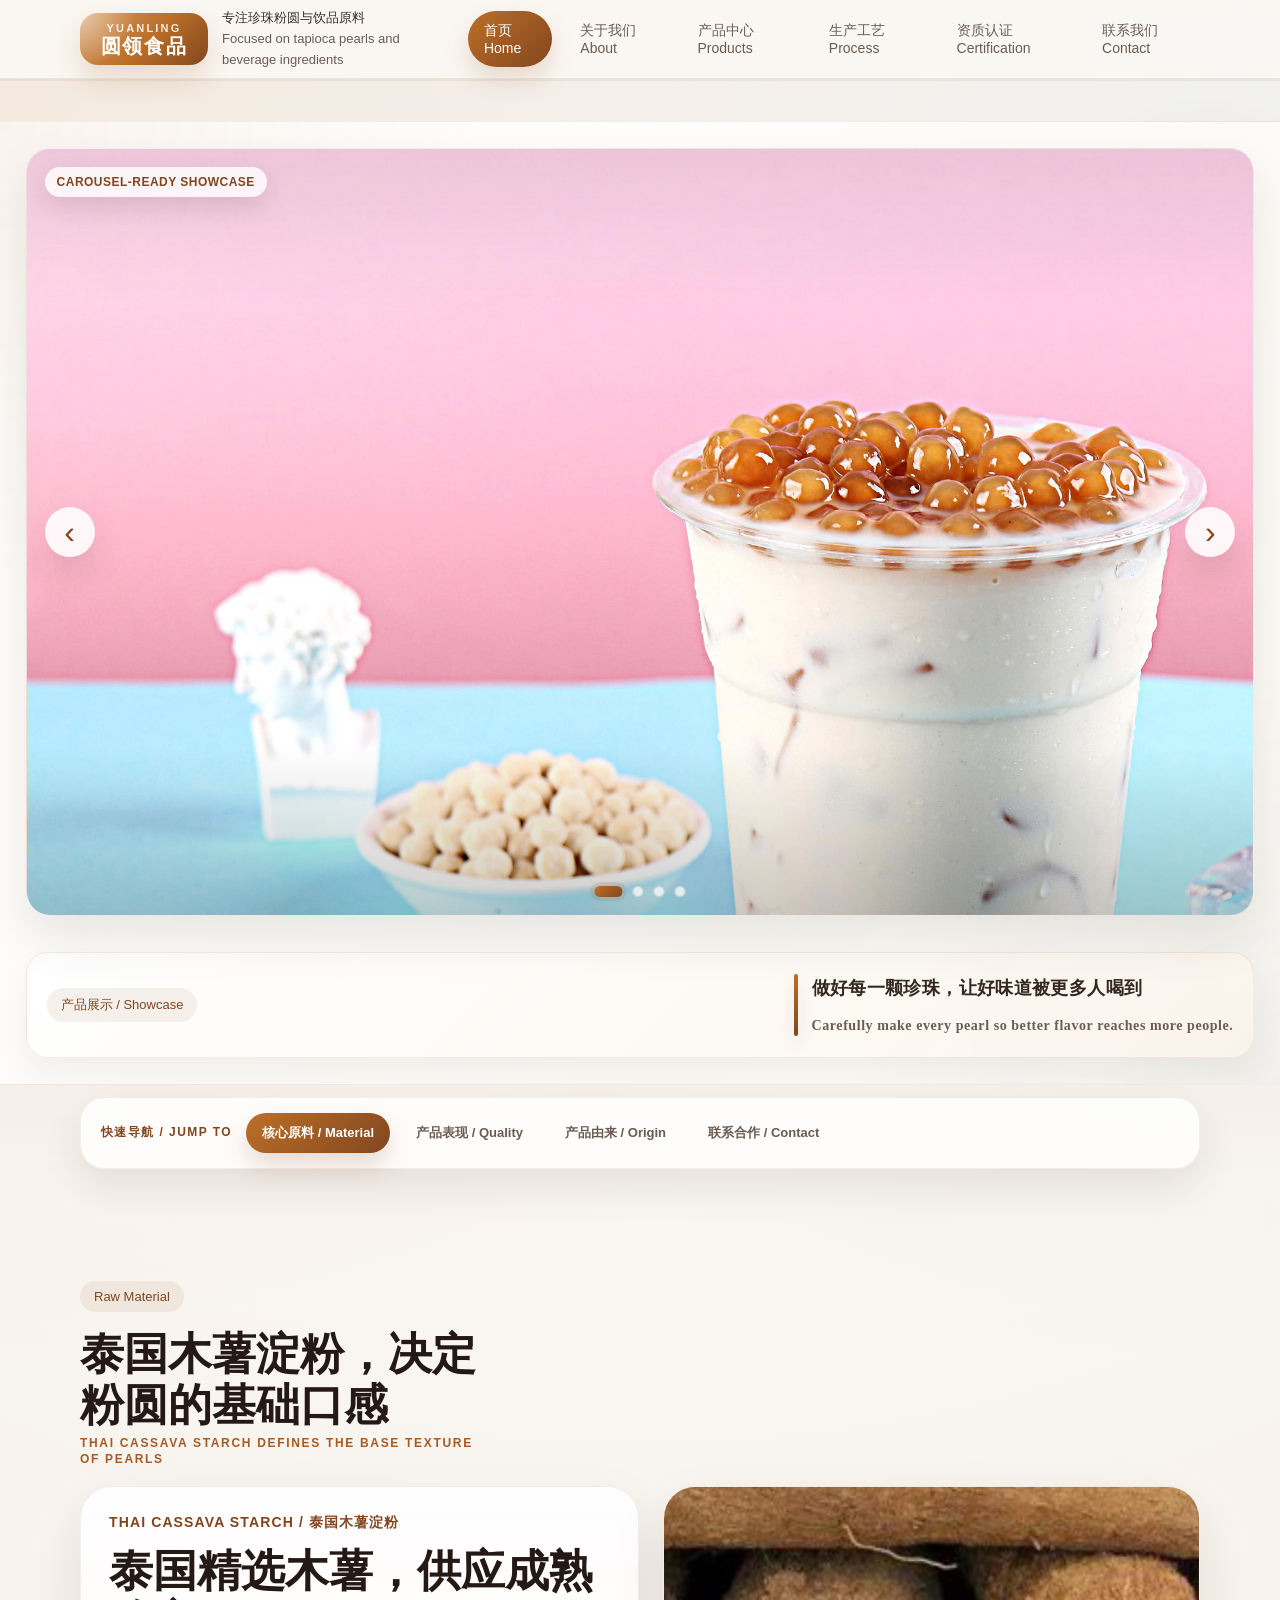
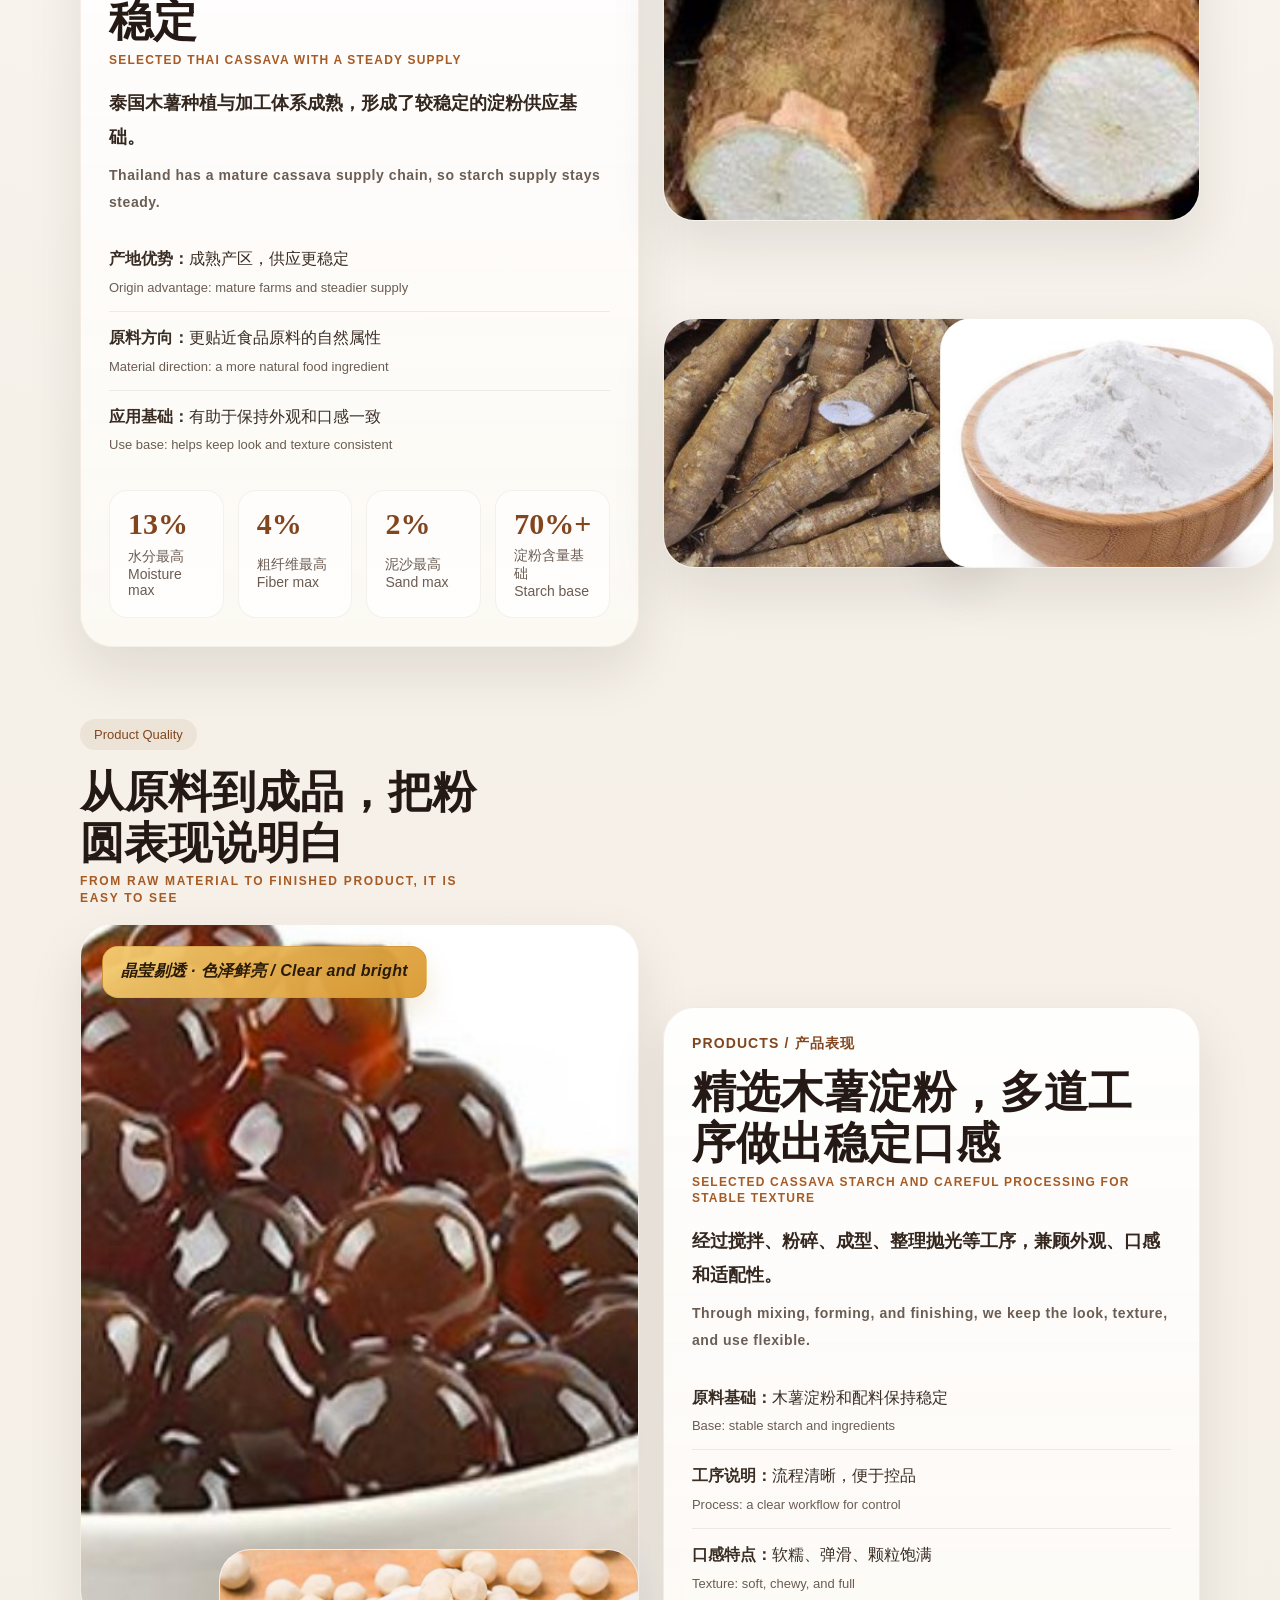
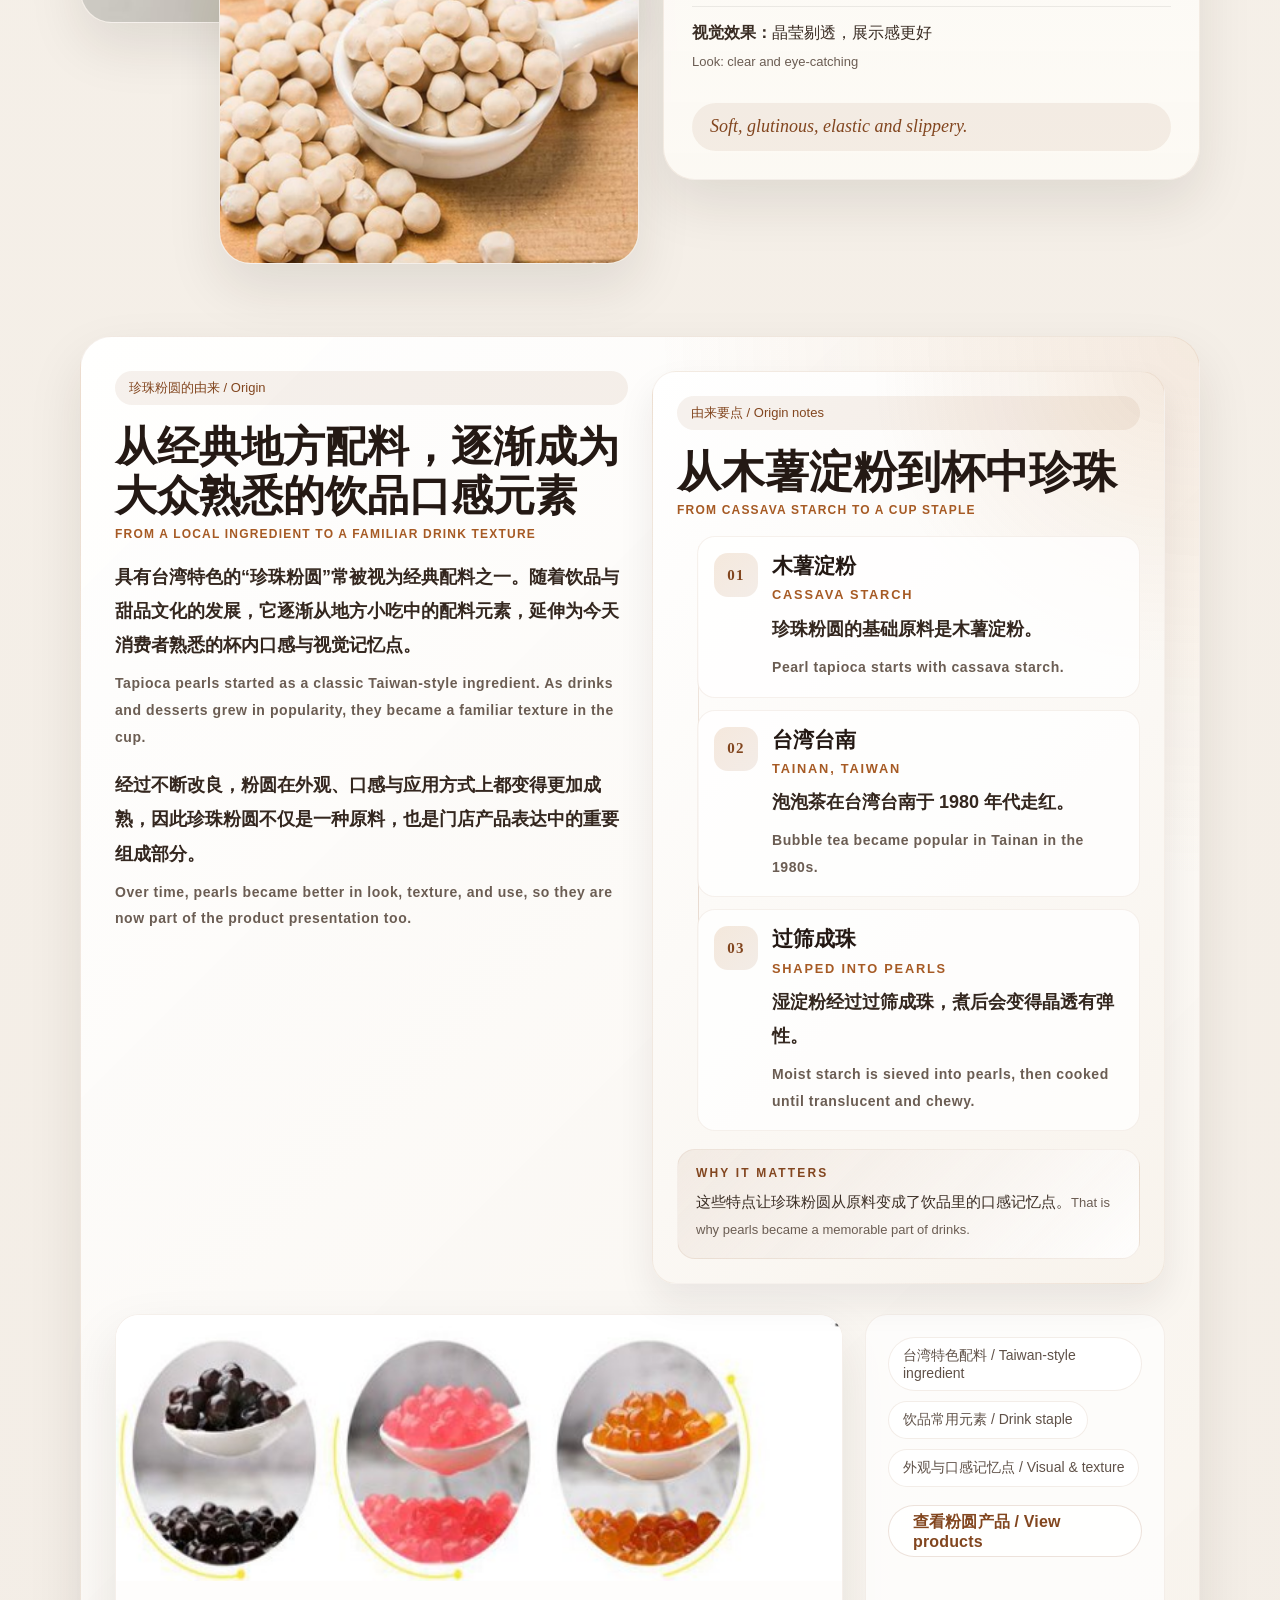
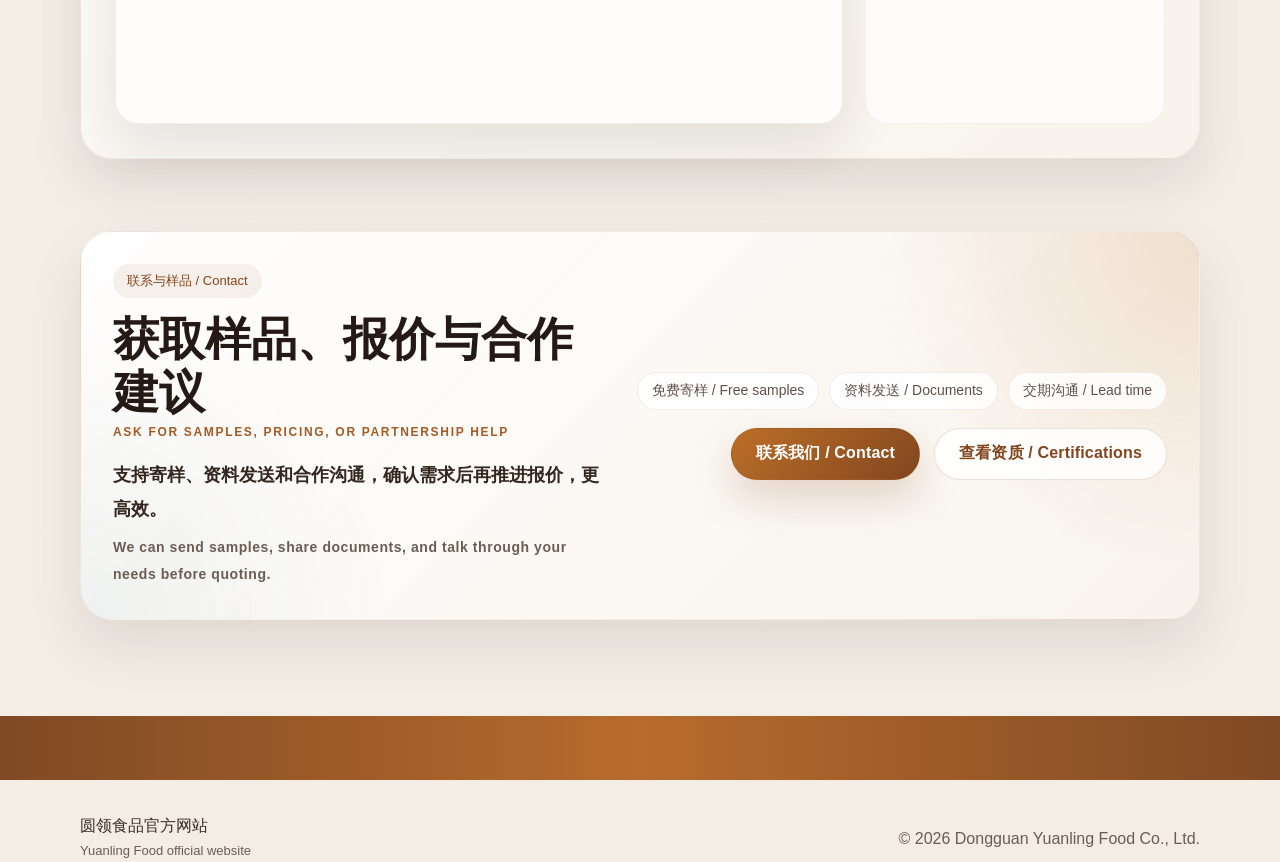
<file: index.html>
﻿<!DOCTYPE html>
<html lang="zh-CN">
    <head>
      <meta charset="UTF-8" />
      <meta name="viewport" content="width=device-width, initial-scale=1.0" />
      <title>圆领食品 | 珍珠圆与饮品原料供应商 / Yuanling Food | Tapioca Pearl &amp; Beverage Ingredient Supplier</title>
      <meta
        name="description"
        content="圆领食品专注珍珠圆研发、生产与供应，提供奶茶、甜品和冷饮场景所需的稳定原料支持。 / Yuanling Food focuses on the R&amp;D, production, and supply of tapioca pearls, providing stable ingredient support for milk tea, desserts, and cold drinks."
      />
      <meta name="robots" content="index,follow,max-image-preview:large" />
      <meta name="theme-color" content="#bc6f28" />
      <link rel="canonical" href="index.html" />
      <meta property="og:type" content="website" />
      <meta property="og:site_name" content="圆领食品 Yuanling Food" />
      <meta property="og:title" content="圆领食品 | 珍珠圆与饮品原料供应商" />
      <meta
        property="og:description"
        content="圆领食品专注珍珠圆研发、生产与供应，提供奶茶、甜品和冷饮场景所需的稳定原料支持。"
      />
      <meta property="og:url" content="index.html" />
      <meta property="og:image" content="images/home/hero-1.png" />
      <meta name="twitter:card" content="summary_large_image" />
      <meta name="twitter:title" content="圆领食品 | 珍珠圆与饮品原料供应商" />
      <meta
        name="twitter:description"
        content="圆领食品专注珍珠圆研发、生产与供应，提供奶茶、甜品和冷饮场景所需的稳定原料支持。"
      />
      <meta name="twitter:image" content="images/home/hero-1.png" />
      <!-- Google tag (gtag.js) -->
      <script async src="https://www.googletagmanager.com/gtag/js?id=G-GQ7HMWSJBR"></script>
      <script>
        window.dataLayer = window.dataLayer || [];
        function gtag(){dataLayer.push(arguments);}
        gtag('js', new Date());
        gtag('config', 'G-GQ7HMWSJBR');
      </script>
      <script type="application/ld+json">
        {
          "@context": "https://schema.org",
          "@type": "Organization",
          "name": "圆领食品",
          "alternateName": "Yuanling Food",
          "url": "index.html",
          "logo": "images/brand/taiyuan-logo.svg",
          "description": "珍珠圆与饮品原料供应商，专注研发、生产与供应。"
        }
      </script>
    <link rel="stylesheet" href="styles.css" />
    <script src="script.js" defer></script>
  </head>
  <body>
    <header class="site-header">
      <div class="container header-inner">
        <a class="brand" href="index.html" aria-label="圆领食品 首页 / Home">
          <span class="brand-mark-text" aria-hidden="true">
            <span class="brand-mark-sub">YUANLING</span>
            <strong>圆领食品</strong>
          </span>
          <span class="brand-copy">
            <span class="item-bilingual"><span class="item-zh">专注珍珠粉圆与饮品原料</span><span class="item-en">Focused on tapioca pearls and beverage ingredients</span></span>
          </span>
        </a>
        <button
          class="nav-toggle"
          type="button"
          aria-label="切换导航 / Toggle navigation"
          aria-expanded="false"
          data-nav-toggle
        >
          ☰
        </button>
        <nav class="site-nav" data-site-nav>
          <a class="current" href="index.html">首页 Home</a>
          <a href="about.html">关于我们 About</a>
          <a href="products.html">产品中心 Products</a>
          <a href="process.html">生产工艺 Process</a>
          <a href="certification.html">资质认证 Certification</a>
          <a href="contact.html">联系我们 Contact</a>
        </nav>
      </div>
    </header>

    <main>
      <section class="hero">
        <div class="hero-banner-shell" data-hero-slider>
          <div class="hero-banner-media hero-banner-wide">
            <div class="hero-banner-copy reveal">
              <span class="eyebrow">圆领食品（泰国）有限公司</span>
              <h1 class="bilingual-title bilingual-title--hero">
                <span class="title-zh">专注珍珠圆研发与生产</span>
                <span class="title-en">Focused on tapioca pearl R&D and manufacturing</span>
              </h1>
              <p class="bilingual-copy is-compact">
                <span class="copy-cn">以泰国进口木薯淀粉为基础，提供稳定、Q 弹、适配多场景的珍珠圆产品。</span>
                <span class="copy-en">Built on imported Thai tapioca starch, we deliver stable, chewy pearls suited to multiple applications.</span>
              </p>
              <div class="hero-actions">
                <a class="button button-primary" href="products.html">查看产品 / View Products</a>
                <a class="button button-secondary" href="contact.html">联系报价 / Get Quote</a>
              </div>
              <div class="hero-banner-strip">
                <span class="hero-trust-item item-bilingual"><span class="item-zh"><strong>ISO 22000</strong> 体系认证</span><span class="item-en">ISO 22000</span></span>
                <span class="hero-trust-item item-bilingual"><span class="item-zh"><strong>GMP / QS</strong> 标准生产</span><span class="item-en">GMP / QS production</span></span>
                <span class="hero-trust-item item-bilingual"><span class="item-zh"><strong>泰国进口</strong> 木薯淀粉</span><span class="item-en">Imported Thai starch</span></span>
              </div>
            </div>

            <div class="hero-slider-track" data-hero-slider-track>
              <article class="hero-slide is-active" data-hero-slide>
                <img class="hero-banner-img" src="images/home/hero-1.png" alt="波霸珍珠粉圆" loading="eager" />
              </article>
              <article class="hero-slide" data-hero-slide>
                <img class="hero-banner-img" src="images/home/hero-2.png" alt="琥珀色珍珠粉圆" loading="eager" />
              </article>
              <article class="hero-slide" data-hero-slide>
                <img class="hero-banner-img" src="images/home/hero-3.png" alt="红糖味珍珠粉圆" loading="eager" />
              </article>
              <article class="hero-slide" data-hero-slide>
                <img class="hero-banner-img" src="images/home/hero-4.png" alt="黑糖味珍珠粉圆" loading="eager" />
              </article>
              <article class="hero-slide" data-hero-slide>
                <img class="hero-banner-img" src="images/home/hero-5.png" alt="珍珠粉圆产品展示" loading="eager" />
              </article>
            </div>

            <button class="hero-slider-control hero-slider-prev" type="button" aria-label="上一张" data-hero-prev>‹</button>
            <button class="hero-slider-control hero-slider-next" type="button" aria-label="下一张" data-hero-next>›</button>

            <div class="hero-slider-dots" aria-label="首页主图轮播 / Main slider">
              <button class="hero-slider-dot is-active" type="button" aria-label="查看第 1 张主图" data-hero-dot="0"></button>
              <button class="hero-slider-dot" type="button" aria-label="查看第 2 张主图" data-hero-dot="1"></button>
              <button class="hero-slider-dot" type="button" aria-label="查看第 3 张主图" data-hero-dot="2"></button>
              <button class="hero-slider-dot" type="button" aria-label="查看第 4 张主图" data-hero-dot="3"></button>
              <button class="hero-slider-dot" type="button" aria-label="查看第 5 张主图" data-hero-dot="4"></button>
            </div>
          </div>
        </div>
      </section>

      <section class="hero-overview">
        <div class="container hero-intro">
          <div class="hero-center-stage reveal">
            <div class="hero-center-carousel" data-feature-carousel>
              <div class="hero-center-track" data-feature-track>
                <article class="hero-center-slide is-active" data-feature-slide>
                  <img class="hero-center-image" src="images/home/hero-center-milk-tea-pink.png" alt="产品展示" loading="eager" />
                </article>
                <article class="hero-center-slide" data-feature-slide>
                  <img class="hero-center-image" src="images/home/hero-slide-milk-tea-pink.png" alt="饮品场景展示" loading="eager" />
                </article>
                <article class="hero-center-slide" data-feature-slide>
                  <img class="hero-center-image" src="images/home/hero-6.png" alt="包装和产品展示" loading="eager" />
                </article>
                <article class="hero-center-slide" data-feature-slide>
                  <img class="hero-center-image" src="images/home/hero-8.jpg" alt="主视觉展示" loading="eager" />
                </article>
              </div>
              <button class="hero-center-control hero-center-prev" type="button" aria-label="上一张" data-feature-prev>‹</button>
              <button class="hero-center-control hero-center-next" type="button" aria-label="下一张" data-feature-next>›</button>
              <div class="hero-center-dots" aria-label="中间主图轮播 / Feature slider" data-feature-dots>
                <button class="hero-center-dot is-active" type="button" aria-label="查看第 1 张" data-feature-dot="0"></button>
                <button class="hero-center-dot" type="button" aria-label="查看第 2 张" data-feature-dot="1"></button>
                <button class="hero-center-dot" type="button" aria-label="查看第 3 张" data-feature-dot="2"></button>
                <button class="hero-center-dot" type="button" aria-label="查看第 4 张" data-feature-dot="3"></button>
              </div>
            </div>
            <div class="hero-center-meta">
              <span class="eyebrow">产品展示 / Showcase</span>
              <p class="bilingual-copy is-compact"><span class="copy-cn">这里预留为轮播展示位，后续可直接替换每张图片，适合产品图、场景图和包装图展示。</span><span class="copy-en">This area is reserved for the carousel showcase and can later be replaced image by image for product, scene, or packaging visuals.</span></p>
            </div>
          </div>
        </div>

        <div class="home-section-nav-shell">
          <div class="container">
            <nav class="home-section-nav" aria-label="首页分区导航 / Section navigation">
              <a href="#home-ingredient">核心原料 / Material</a>
              <a href="#home-quality">产品表现 / Quality</a>
              <a href="#home-origin">产品由来 / Origin</a>
              <a href="#home-contact">联系合作 / Contact</a>
            </nav>
          </div>
        </div>
      </section>

      <section class="section ingredient-section" id="home-ingredient">
        <div class="container">
          <div class="section-heading section-heading-compact">
            <div>
              <span class="eyebrow">Raw Material</span>
              <h2 class="bilingual-title bilingual-title--section">
                <span class="title-zh">泰国木薯淀粉，决定粉圆的基础口感</span>
                <span class="title-en">Thai cassava starch defines the base texture of pearls</span>
              </h2>
            </div>
          </div>

          <div class="ingredient-grid">
            <article class="content-panel ingredient-copy reveal">
              <span class="section-chip">Thai Cassava Starch / 泰国木薯淀粉</span>
              <h3 class="bilingual-title bilingual-title--card"><span class="title-zh">泰国精选木薯，供应成熟稳定</span><span class="title-en">Selected Thai cassava with a steady supply</span></h3>
              <p class="bilingual-copy is-compact">
                <span class="copy-cn">泰国木薯种植与加工体系成熟，形成了较稳定的淀粉供应基础。</span>
                <span class="copy-en">Thailand has a mature cassava supply chain, so starch supply stays steady.</span>
              </p>
              <ul class="feature-list list-reset">
                <li class="item-bilingual"><span class="item-zh"><strong>产地优势：</strong>成熟产区，供应更稳定</span><span class="item-en">Origin advantage: mature farms and steadier supply</span></li>
                <li class="item-bilingual"><span class="item-zh"><strong>原料方向：</strong>更贴近食品原料的自然属性</span><span class="item-en">Material direction: a more natural food ingredient</span></li>
                <li class="item-bilingual"><span class="item-zh"><strong>应用基础：</strong>有助于保持外观和口感一致</span><span class="item-en">Use base: helps keep look and texture consistent</span></li>
              </ul>
              <div class="ingredient-spec-grid">
                <div class="ingredient-spec">
                  <strong>13%</strong>
                  <span>水分最高<br /><span class="item-en">Moisture max</span></span>
                </div>
                <div class="ingredient-spec">
                  <strong>4%</strong>
                  <span>粗纤维最高<br /><span class="item-en">Fiber max</span></span>
                </div>
                <div class="ingredient-spec">
                  <strong>2%</strong>
                  <span>泥沙最高<br /><span class="item-en">Sand max</span></span>
                </div>
                <div class="ingredient-spec">
                  <strong>70%+</strong>
                  <span>淀粉含量基础<br /><span class="item-en">Starch base</span></span>
                </div>
              </div>
            </article>

            <div class="ingredient-visuals reveal delay-1">
              <div class="ingredient-visual ingredient-banner">
                <img src="images/home/story/cassava-banner.jpg" alt="泰国木薯原料近景" loading="lazy" />
              </div>
              <div class="ingredient-duo">
                <div class="ingredient-visual">
                  <img src="images/home/story/cassava-roots.jpg" alt="木薯根部原料" loading="lazy" />
                </div>
                <div class="ingredient-visual">
                  <img src="images/home/story/cassava-starch-bowl.jpg" alt="木薯淀粉原料展示" loading="lazy" />
                </div>
              </div>
            </div>
          </div>
        </div>
      </section>

      <section class="section quality-section" id="home-quality">
        <div class="container">
          <div class="section-heading section-heading-compact">
            <div>
              <span class="eyebrow">Product Quality</span>
              <h2 class="bilingual-title bilingual-title--section">
                <span class="title-zh">从原料到成品，把粉圆表现说明白</span>
                <span class="title-en">From raw material to finished product, it is easy to see</span>
              </h2>
            </div>
          </div>

            <div class="quality-grid-home">
              <div class="quality-visuals reveal">
                <div class="quality-photo quality-photo-primary">
                  <img src="images/home/story/black-pearls-clean.jpg" alt="煮后黑珍珠粉圆展示" loading="lazy" />
                </div>
                <div class="quality-photo quality-photo-secondary">
                  <img src="images/home/story/white-pearls.jpg" alt="未煮粉圆原料展示" loading="lazy" />
                </div>
              <div class="quality-badge">晶莹剔透 · 色泽鲜亮 / Clear and bright</div>
            </div>

            <article class="content-panel quality-copy reveal delay-1">
              <span class="section-chip">Products / 产品表现</span>
              <h3 class="bilingual-title bilingual-title--card"><span class="title-zh">精选木薯淀粉，多道工序做出稳定口感</span><span class="title-en">Selected cassava starch and careful processing for stable texture</span></h3>
              <p class="bilingual-copy is-compact">
                <span class="copy-cn">经过搅拌、粉碎、成型、整理抛光等工序，兼顾外观、口感和适配性。</span>
                <span class="copy-en">Through mixing, forming, and finishing, we keep the look, texture, and use flexible.</span>
              </p>
              <ul class="quality-list list-reset">
                <li class="item-bilingual"><span class="item-zh"><strong>原料基础：</strong>木薯淀粉和配料保持稳定</span><span class="item-en">Base: stable starch and ingredients</span></li>
                <li class="item-bilingual"><span class="item-zh"><strong>工序说明：</strong>流程清晰，便于控品</span><span class="item-en">Process: a clear workflow for control</span></li>
                <li class="item-bilingual"><span class="item-zh"><strong>口感特点：</strong>软糯、弹滑、颗粒饱满</span><span class="item-en">Texture: soft, chewy, and full</span></li>
                <li class="item-bilingual"><span class="item-zh"><strong>视觉效果：</strong>晶莹剔透，展示感更好</span><span class="item-en">Look: clear and eye-catching</span></li>
              </ul>
              <div class="quality-quote">Soft, glutinous, elastic and slippery.</div>
            </article>
          </div>
        </div>
      </section>

      <section class="section" id="home-origin">
        <div class="container">
          <article class="content-panel story-teaser origin-panel reveal">
            <div class="origin-grid">
              <div class="origin-copy">
                <span class="eyebrow">珍珠粉圆的由来 / Origin</span>
                <h3 class="bilingual-title bilingual-title--card"><span class="title-zh">从经典地方配料，逐渐成为大众熟悉的饮品口感元素</span><span class="title-en">From a local ingredient to a familiar drink texture</span></h3>
                <p class="bilingual-copy is-compact">
                  <span class="copy-cn">具有台湾特色的“珍珠粉圆”常被视为经典配料之一。随着饮品与甜品文化的发展，它逐渐从地方小吃中的配料元素，延伸为今天消费者熟悉的杯内口感与视觉记忆点。</span>
                  <span class="copy-en">Tapioca pearls started as a classic Taiwan-style ingredient. As drinks and desserts grew in popularity, they became a familiar texture in the cup.</span>
                </p>
                <p class="bilingual-copy is-compact">
                  <span class="copy-cn">经过不断改良，粉圆在外观、口感与应用方式上都变得更加成熟，因此珍珠粉圆不仅是一种原料，也是门店产品表达中的重要组成部分。</span>
                  <span class="copy-en">Over time, pearls became better in look, texture, and use, so they are now part of the product presentation too.</span>
                </p>
              </div>
              <div class="origin-facts reveal delay-1">
                <span class="eyebrow">由来要点 / Origin notes</span>
                <h3 class="bilingual-title bilingual-title--card">
                  <span class="title-zh">从木薯淀粉到杯中珍珠</span>
                  <span class="title-en">From cassava starch to a cup staple</span>
                </h3>
                <div class="origin-fact-grid">
                  <article class="origin-fact">
                    <span class="origin-fact-index">01</span>
                    <div>
                      <h4 class="bilingual-title bilingual-title--mini">
                        <span class="title-zh">木薯淀粉</span>
                        <span class="title-en">Cassava starch</span>
                      </h4>
                      <p class="bilingual-copy is-compact">
                        <span class="copy-cn">珍珠粉圆的基础原料是木薯淀粉。</span>
                        <span class="copy-en">Pearl tapioca starts with cassava starch.</span>
                      </p>
                    </div>
                  </article>

                  <article class="origin-fact">
                    <span class="origin-fact-index">02</span>
                    <div>
                      <h4 class="bilingual-title bilingual-title--mini">
                        <span class="title-zh">台湾台南</span>
                        <span class="title-en">Tainan, Taiwan</span>
                      </h4>
                      <p class="bilingual-copy is-compact">
                        <span class="copy-cn">泡泡茶在台湾台南于 1980 年代走红。</span>
                        <span class="copy-en">Bubble tea became popular in Tainan in the 1980s.</span>
                      </p>
                    </div>
                  </article>

                  <article class="origin-fact">
                    <span class="origin-fact-index">03</span>
                    <div>
                      <h4 class="bilingual-title bilingual-title--mini">
                        <span class="title-zh">过筛成珠</span>
                        <span class="title-en">Shaped into pearls</span>
                      </h4>
                      <p class="bilingual-copy is-compact">
                        <span class="copy-cn">湿淀粉经过过筛成珠，煮后会变得晶透有弹性。</span>
                        <span class="copy-en">Moist starch is sieved into pearls, then cooked until translucent and chewy.</span>
                      </p>
                    </div>
                  </article>
                </div>
                <div class="origin-note">
                  <strong>Why it matters</strong>
                  <span class="item-bilingual"><span class="item-zh">这些特点让珍珠粉圆从原料变成了饮品里的口感记忆点。</span><span class="item-en">That is why pearls became a memorable part of drinks.</span></span>
                </div>
              </div>
            </div>

            <div class="origin-footer">
              <div class="origin-trio">
                <img src="images/home/story/origin-pearl-trio.jpg" alt="不同颜色的珍珠粉圆展示" loading="lazy" />
              </div>
              <div class="story-teaser-aside origin-aside">
                <div class="pill-row story-pills">
                  <span class="pill">台湾特色配料 / Taiwan-style ingredient</span>
                  <span class="pill">饮品常用元素 / Drink staple</span>
                  <span class="pill">外观与口感记忆点 / Visual &amp; texture</span>
                </div>
                <a class="button button-secondary" href="products.html">查看粉圆产品 / View products</a>
              </div>
            </div>
          </article>
        </div>
      </section>

      <section class="section" id="home-contact">
        <div class="container">
          <article class="cta-banner reveal">
            <div class="cta-copy">
              <span class="eyebrow">联系与样品 / Contact</span>
              <h2 class="bilingual-title bilingual-title--section">
                <span class="title-zh">获取样品、报价与合作建议</span>
                <span class="title-en">Ask for samples, pricing, or partnership help</span>
              </h2>
              <p class="bilingual-copy is-compact">
                <span class="copy-cn">支持寄样、资料发送和合作沟通，确认需求后再推进报价，更高效。</span>
                <span class="copy-en">We can send samples, share documents, and talk through your needs before quoting.</span>
              </p>
            </div>
            <div class="cta-side">
              <div class="pill-row cta-pills">
                <span class="pill">免费寄样 / Free samples</span>
                <span class="pill">资料发送 / Documents</span>
                <span class="pill">交期沟通 / Lead time</span>
              </div>
              <div class="cta-buttons">
                <a class="button button-primary" href="contact.html">联系我们 / Contact</a>
                <a class="button button-secondary" href="certification.html">查看资质 / Certifications</a>
              </div>
            </div>
          </article>
        </div>
      </section>
    </main>

    <footer class="site-footer">
      <div class="container footer-inner">
        <span class="item-bilingual"><span class="item-zh">圆领食品官方网站</span><span class="item-en">Yuanling Food official website</span></span>
        <span>© <span data-year></span> Dongguan Yuanling Food Co., Ltd.</span>
      </div>
    </footer>
  </body>
</html>
</file>
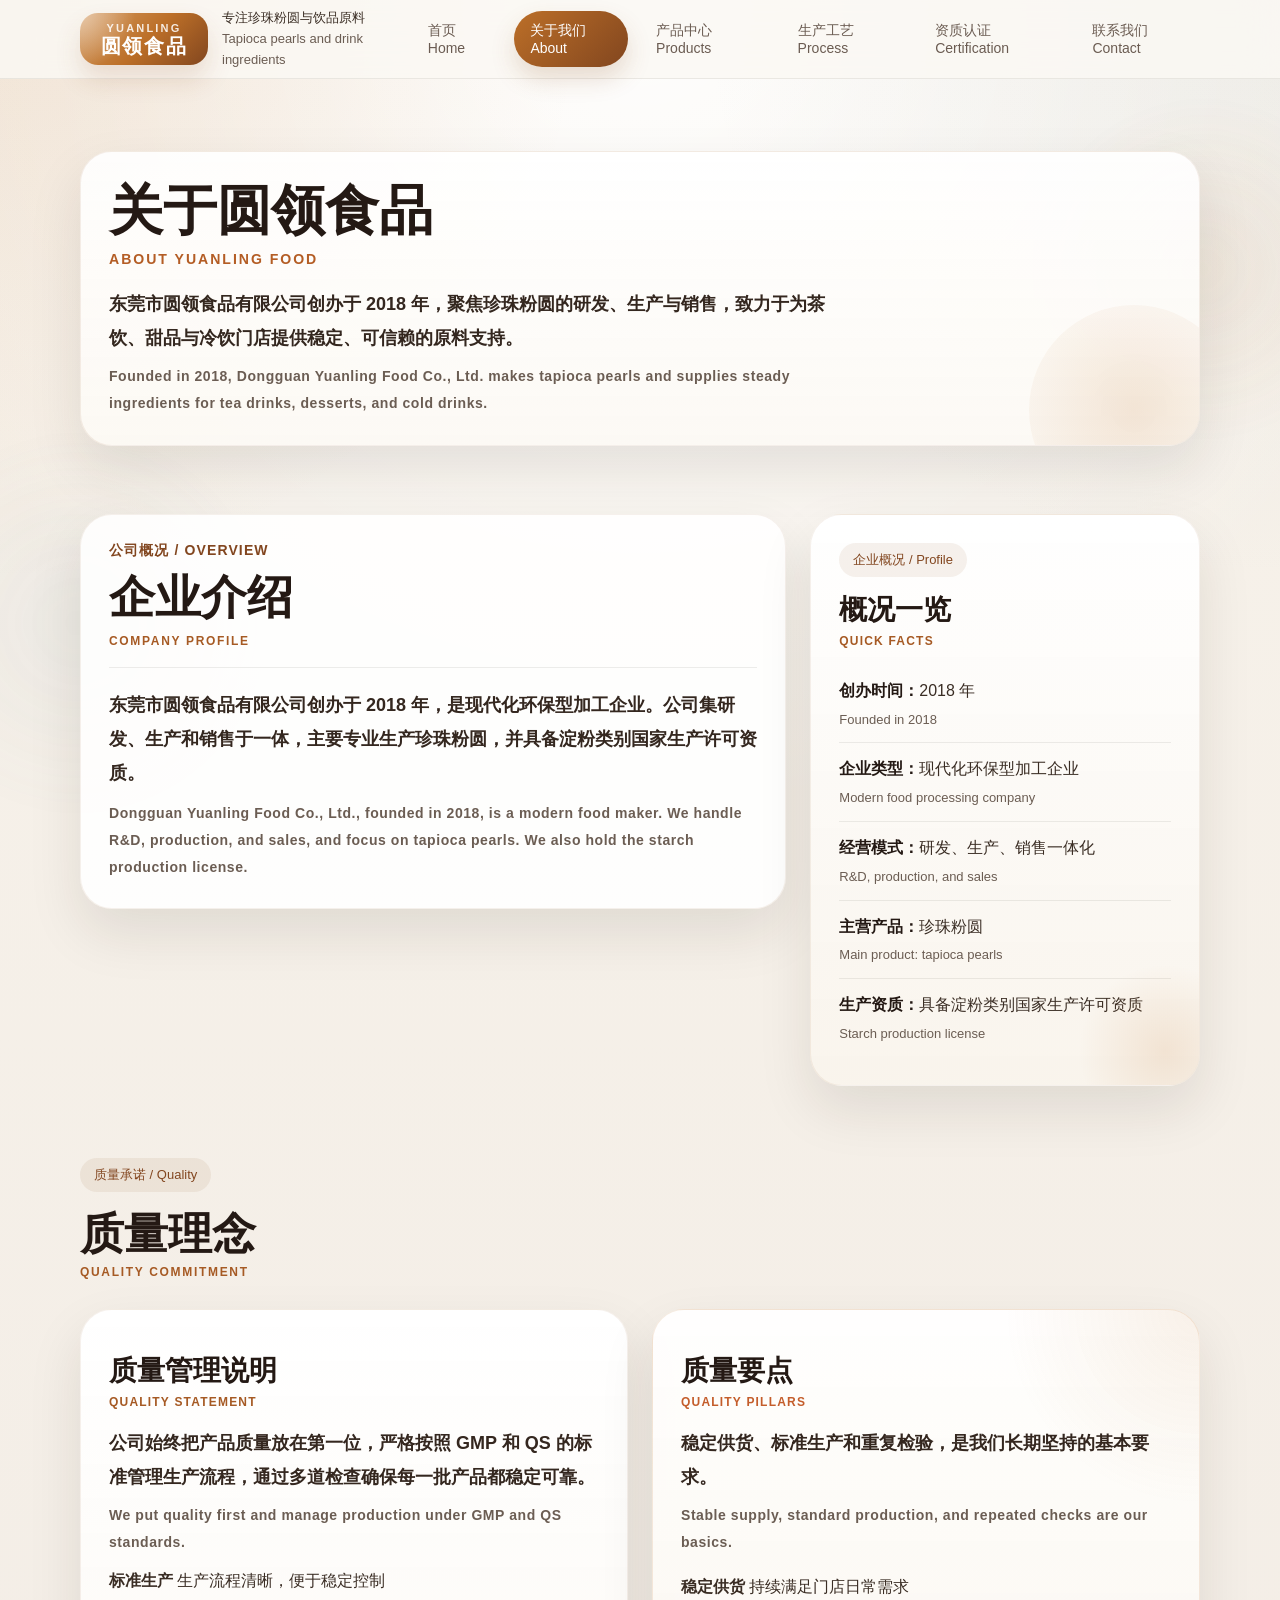
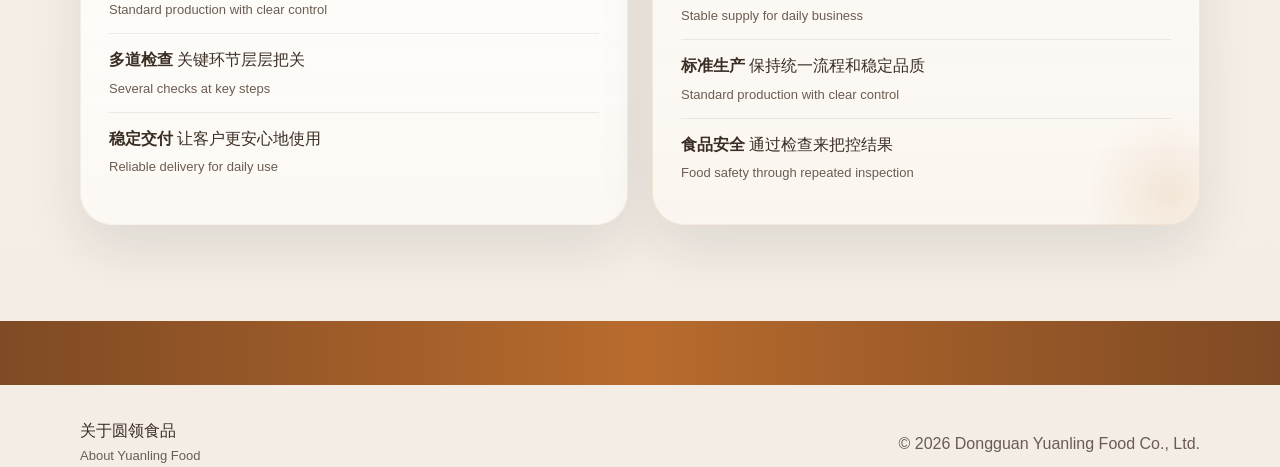
<file: about.html>
﻿<!DOCTYPE html>
<html lang="zh-CN">
    <head>
      <meta charset="UTF-8" />
      <meta name="viewport" content="width=device-width, initial-scale=1.0" />
      <title>关于我们 | 圆领食品 / About Us | Yuanling Food</title>
      <meta
        name="description"
        content="了解圆领食品的企业简介、质量理念与生产资质，便于合作伙伴快速获取公司信息。 / Learn about Yuanling Food's company profile, quality philosophy, and production qualifications so partners can quickly access company information."
      />
      <meta name="robots" content="index,follow,max-image-preview:large" />
      <meta name="theme-color" content="#bc6f28" />
      <link rel="canonical" href="about.html" />
      <meta property="og:type" content="website" />
      <meta property="og:site_name" content="圆领食品 Yuanling Food" />
      <meta property="og:title" content="关于我们 | 圆领食品" />
      <meta
        property="og:description"
        content="了解圆领食品的企业简介、质量理念与生产资质，便于合作伙伴快速获取公司信息。"
      />
      <meta property="og:url" content="about.html" />
      <meta property="og:image" content="images/home/hero-6.png" />
      <meta name="twitter:card" content="summary_large_image" />
      <meta name="twitter:title" content="关于我们 | 圆领食品" />
      <meta
        name="twitter:description"
        content="了解圆领食品的企业简介、质量理念与生产资质，便于合作伙伴快速获取公司信息。"
      />
      <meta name="twitter:image" content="images/home/hero-6.png" />
      <!-- Google tag (gtag.js) -->
      <script async src="https://www.googletagmanager.com/gtag/js?id=G-GQ7HMWSJBR"></script>
      <script>
        window.dataLayer = window.dataLayer || [];
        function gtag(){dataLayer.push(arguments);}
        gtag('js', new Date());
        gtag('config', 'G-GQ7HMWSJBR');
      </script>
      <script type="application/ld+json">
        {
          "@context": "https://schema.org",
          "@type": "WebPage",
          "name": "关于我们",
          "url": "about.html",
          "description": "了解圆领食品的企业简介、质量理念与生产资质。"
        }
      </script>
    <link rel="stylesheet" href="styles.css" />
    <script src="script.js" defer></script>
  </head>
  <body>
    <header class="site-header">
      <div class="container header-inner">
        <a class="brand" href="index.html" aria-label="圆领食品 首页 / Home">
          <span class="brand-mark-text" aria-hidden="true">
            <span class="brand-mark-sub">YUANLING</span>
            <strong>圆领食品</strong>
          </span>
          <span class="brand-copy">
              <span class="item-bilingual"><span class="item-zh">专注珍珠粉圆与饮品原料</span><span class="item-en">Tapioca pearls and drink ingredients</span></span>
          </span>
        </a>
        <button class="nav-toggle" type="button" aria-label="切换导航 / Toggle navigation" aria-expanded="false" data-nav-toggle>☰</button>
        <nav class="site-nav" data-site-nav>
          <a href="index.html">首页 Home</a>
          <a class="current" href="about.html">关于我们 About</a>
          <a href="products.html">产品中心 Products</a>
          <a href="process.html">生产工艺 Process</a>
          <a href="certification.html">资质认证 Certification</a>
          <a href="contact.html">联系我们 Contact</a>
        </nav>
      </div>
    </header>

    <main>
      <section class="page-hero">
        <div class="container">
          <div class="content-panel reveal">
            <h1 class="bilingual-title bilingual-title--hero">
              <span class="title-zh">关于圆领食品</span>
              <span class="title-en">About Yuanling Food</span>
            </h1>
            <p class="bilingual-copy is-compact">
              <span class="copy-cn">东莞市圆领食品有限公司创办于 2018 年，聚焦珍珠粉圆的研发、生产与销售，致力于为茶饮、甜品与冷饮门店提供稳定、可信赖的原料支持。</span>
              <span class="copy-en">Founded in 2018, Dongguan Yuanling Food Co., Ltd. makes tapioca pearls and supplies steady ingredients for tea drinks, desserts, and cold drinks.</span>
            </p>
          </div>
        </div>
      </section>

      <section class="section">
        <div class="container about-grid">
          <article class="profile-panel reveal">
            <div class="profile-header">
              <span class="section-chip">公司概况 / Overview</span>
              <h2 class="bilingual-title bilingual-title--section">
                <span class="title-zh">企业介绍</span>
                <span class="title-en">Company Profile</span>
              </h2>
            </div>
            <div class="bilingual-copy">
              <p class="copy-cn">东莞市圆领食品有限公司创办于 2018 年，是现代化环保型加工企业。公司集研发、生产和销售于一体，主要专业生产珍珠粉圆，并具备淀粉类别国家生产许可资质。</p>
              <p class="copy-en">Dongguan Yuanling Food Co., Ltd., founded in 2018, is a modern food maker. We handle R&amp;D, production, and sales, and focus on tapioca pearls. We also hold the starch production license.</p>
            </div>
          </article>

          <aside class="summary-card reveal delay-1">
              <span class="eyebrow">企业概况 / Profile</span>
              <h3 class="bilingual-title bilingual-title--card">
                <span class="title-zh">概况一览</span>
                <span class="title-en">Quick facts</span>
              </h3>
            <ul class="feature-list list-reset">
              <li class="item-bilingual"><span class="item-zh"><strong>创办时间：</strong>2018 年</span><span class="item-en">Founded in 2018</span></li>
              <li class="item-bilingual"><span class="item-zh"><strong>企业类型：</strong>现代化环保型加工企业</span><span class="item-en">Modern food processing company</span></li>
              <li class="item-bilingual"><span class="item-zh"><strong>经营模式：</strong>研发、生产、销售一体化</span><span class="item-en">R&amp;D, production, and sales</span></li>
              <li class="item-bilingual"><span class="item-zh"><strong>主营产品：</strong>珍珠粉圆</span><span class="item-en">Main product: tapioca pearls</span></li>
              <li class="item-bilingual"><span class="item-zh"><strong>生产资质：</strong>具备淀粉类别国家生产许可资质</span><span class="item-en">Starch production license</span></li>
            </ul>
          </aside>
        </div>
      </section>

      <section class="section">
        <div class="container">
          <div class="section-heading">
            <div>
              <span class="eyebrow">质量承诺 / Quality</span>
              <h2 class="bilingual-title bilingual-title--section">
                <span class="title-zh">质量理念</span>
                <span class="title-en">Quality Commitment</span>
              </h2>
            </div>
          </div>

          <div class="quality-grid">
            <article class="copy-card reveal">
              <h3 class="bilingual-title bilingual-title--card">
                <span class="title-zh">质量管理说明</span>
                <span class="title-en">Quality statement</span>
              </h3>
              <p class="bilingual-copy is-compact">
                <span class="copy-cn">公司始终把产品质量放在第一位，严格按照 GMP 和 QS 的标准管理生产流程，通过多道检查确保每一批产品都稳定可靠。</span>
                <span class="copy-en">We put quality first and manage production under GMP and QS standards.</span>
              </p>
              <ul class="feature-list list-reset">
                <li class="item-bilingual"><span class="item-zh"><strong>标准生产</strong> 生产流程清晰，便于稳定控制</span><span class="item-en">Standard production with clear control</span></li>
                <li class="item-bilingual"><span class="item-zh"><strong>多道检查</strong> 关键环节层层把关</span><span class="item-en">Several checks at key steps</span></li>
                <li class="item-bilingual"><span class="item-zh"><strong>稳定交付</strong> 让客户更安心地使用</span><span class="item-en">Reliable delivery for daily use</span></li>
              </ul>
            </article>

            <article class="copy-card reveal delay-1">
              <h3 class="bilingual-title bilingual-title--card">
                <span class="title-zh">质量要点</span>
                <span class="title-en">Quality pillars</span>
              </h3>
              <p class="bilingual-copy is-compact">
                <span class="copy-cn">稳定供货、标准生产和重复检验，是我们长期坚持的基本要求。</span>
                <span class="copy-en">Stable supply, standard production, and repeated checks are our basics.</span>
              </p>
              <ul class="feature-list list-reset">
                <li class="item-bilingual"><span class="item-zh"><strong>稳定供货</strong> 持续满足门店日常需求</span><span class="item-en">Stable supply for daily business</span></li>
                <li class="item-bilingual"><span class="item-zh"><strong>标准生产</strong> 保持统一流程和稳定品质</span><span class="item-en">Standard production with clear control</span></li>
                <li class="item-bilingual"><span class="item-zh"><strong>食品安全</strong> 通过检查来把控结果</span><span class="item-en">Food safety through repeated inspection</span></li>
              </ul>
            </article>
          </div>
        </div>
      </section>
    </main>

    <footer class="site-footer">
      <div class="container footer-inner">
        <span class="item-bilingual"><span class="item-zh">关于圆领食品</span><span class="item-en">About Yuanling Food</span></span>
        <span>© <span data-year></span> Dongguan Yuanling Food Co., Ltd.</span>
      </div>
    </footer>
  </body>
</html>
</file>
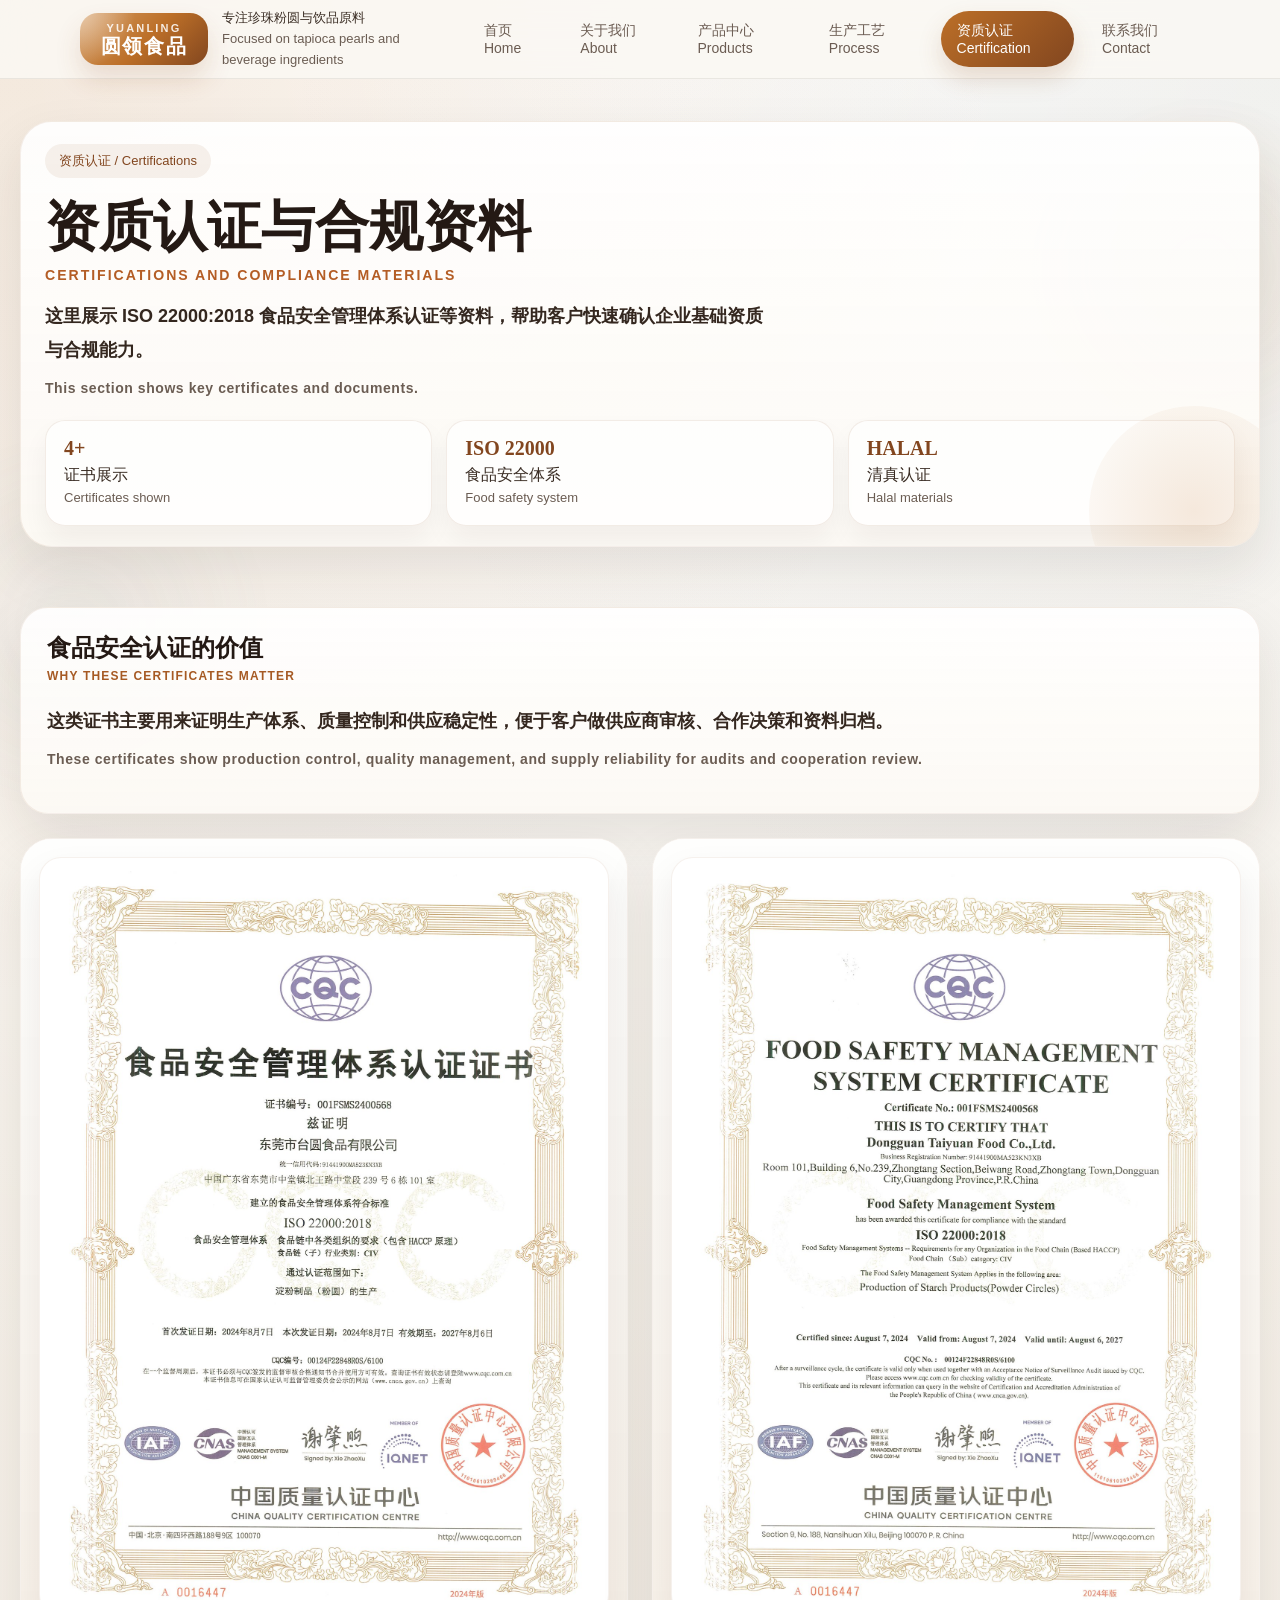
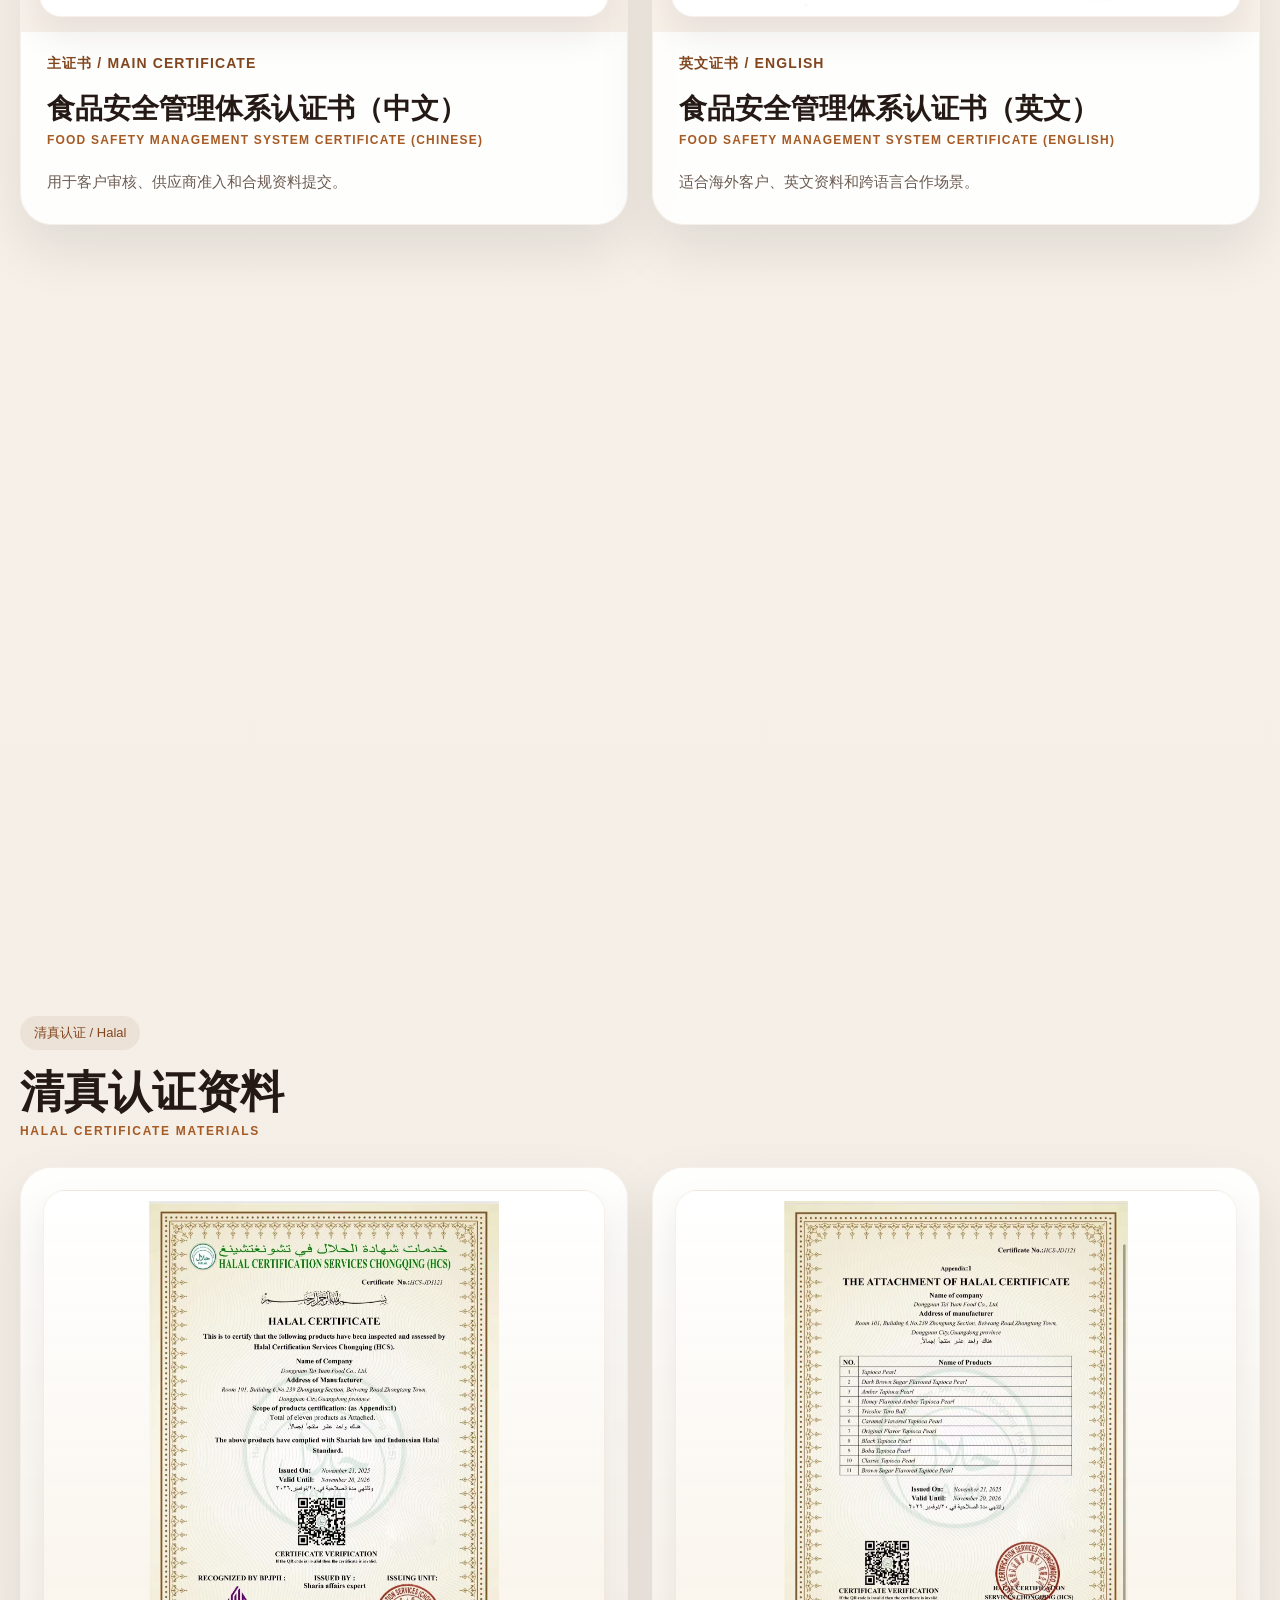
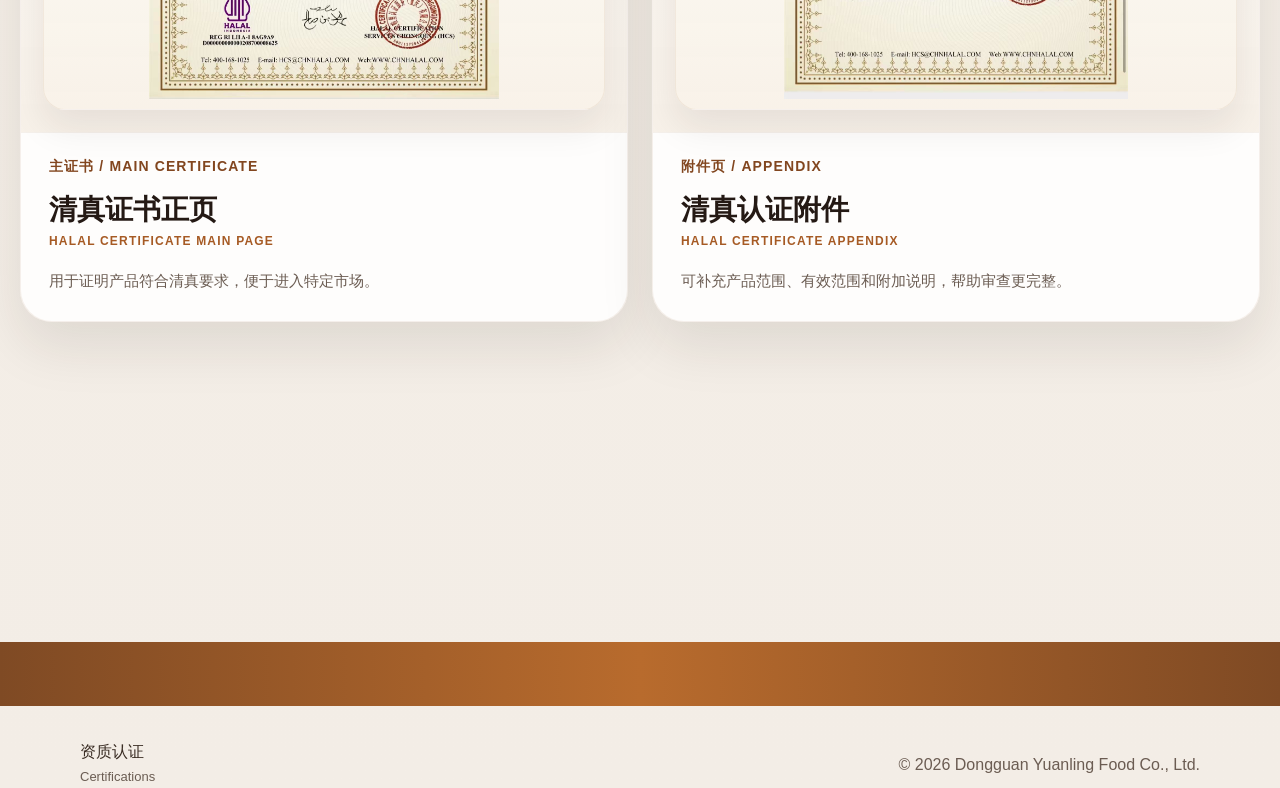
<file: certification.html>
﻿<!DOCTYPE html>
<html lang="zh-CN">
    <head>
      <meta charset="UTF-8" />
      <meta name="viewport" content="width=device-width, initial-scale=1.0" />
      <title>资质认证 | 圆领食品 / Certifications | Yuanling Food</title>
      <meta
        name="description"
        content="圆领食品资质认证页面，展示 ISO 22000:2018 食品安全管理体系认证中英文证书，并预留更多合规资料展示入口。 / Yuanling Food's certification page showcases ISO 22000:2018 food safety management system certificates in Chinese and English, with room for more compliance materials."
      />
      <meta name="robots" content="index,follow,max-image-preview:large" />
      <meta name="theme-color" content="#bc6f28" />
      <link rel="canonical" href="certification.html" />
      <meta property="og:type" content="website" />
      <meta property="og:site_name" content="圆领食品 Yuanling Food" />
      <meta property="og:title" content="资质认证 | 圆领食品" />
      <meta
        property="og:description"
        content="展示 ISO 22000:2018 食品安全管理体系认证中英文证书。"
      />
      <meta property="og:url" content="certification.html" />
      <meta property="og:image" content="images/certification/food-safety-certificate-cn.jpg" />
      <meta name="twitter:card" content="summary_large_image" />
      <meta name="twitter:title" content="资质认证 | 圆领食品" />
      <meta
        name="twitter:description"
        content="展示 ISO 22000:2018 食品安全管理体系认证中英文证书。"
      />
      <meta name="twitter:image" content="images/certification/food-safety-certificate-cn.jpg" />
      <!-- Google tag (gtag.js) -->
      <script async src="https://www.googletagmanager.com/gtag/js?id=G-GQ7HMWSJBR"></script>
      <script>
        window.dataLayer = window.dataLayer || [];
        function gtag(){dataLayer.push(arguments);}
        gtag('js', new Date());
        gtag('config', 'G-GQ7HMWSJBR');
      </script>
      <script type="application/ld+json">
        {
          "@context": "https://schema.org",
          "@type": "WebPage",
          "name": "资质认证",
          "url": "certification.html",
          "description": "展示 ISO 22000:2018 食品安全管理体系认证资料。"
        }
      </script>
    <link rel="stylesheet" href="styles.css" />
    <script src="script.js" defer></script>
  </head>
  <body>
    <header class="site-header">
      <div class="container header-inner">
        <a class="brand" href="index.html" aria-label="圆领食品 首页 / Home">
          <span class="brand-mark-text" aria-hidden="true">
            <span class="brand-mark-sub">YUANLING</span>
            <strong>圆领食品</strong>
          </span>
          <span class="brand-copy">
            <span class="item-bilingual"><span class="item-zh">专注珍珠粉圆与饮品原料</span><span class="item-en">Focused on tapioca pearls and beverage ingredients</span></span>
          </span>
        </a>
        <button class="nav-toggle" type="button" aria-label="切换导航 / Toggle navigation" aria-expanded="false" data-nav-toggle>☰</button>
        <nav class="site-nav" data-site-nav>
          <a href="index.html">首页 Home</a>
          <a href="about.html">关于我们 About</a>
          <a href="products.html">产品中心 Products</a>
          <a href="process.html">生产工艺 Process</a>
          <a class="current" href="certification.html">资质认证 Certification</a>
          <a href="contact.html">联系我们 Contact</a>
        </nav>
      </div>
    </header>

    <main class="certification-page">
      <section class="page-hero">
        <div class="container">
          <div class="content-panel reveal">
            <span class="eyebrow">资质认证 / Certifications</span>
            <h1 class="bilingual-title bilingual-title--hero">
              <span class="title-zh">资质认证与合规资料</span>
              <span class="title-en">Certifications and compliance materials</span>
            </h1>
            <p class="bilingual-copy is-compact">
              <span class="copy-cn">这里展示 ISO 22000:2018 食品安全管理体系认证等资料，帮助客户快速确认企业基础资质与合规能力。</span>
              <span class="copy-en">This section shows key certificates and documents.</span>
            </p>
            <div class="cert-hero-stats">
              <div class="cert-hero-stat">
                <strong>4+</strong>
                <span class="item-bilingual"><span class="item-zh">证书展示</span><span class="item-en">Certificates shown</span></span>
              </div>
              <div class="cert-hero-stat">
                <strong>ISO 22000</strong>
                <span class="item-bilingual"><span class="item-zh">食品安全体系</span><span class="item-en">Food safety system</span></span>
              </div>
              <div class="cert-hero-stat">
                <strong>HALAL</strong>
                <span class="item-bilingual"><span class="item-zh">清真认证</span><span class="item-en">Halal materials</span></span>
              </div>
            </div>
          </div>
        </div>
      </section>

      <section class="section">
        <div class="container">
          <div class="certificate-intro content-panel reveal">
            <h3 class="bilingual-title bilingual-title--card">
              <span class="title-zh">食品安全认证的价值</span>
              <span class="title-en">Why these certificates matter</span>
            </h3>
            <p class="bilingual-copy is-compact">
              <span class="copy-cn">这类证书主要用来证明生产体系、质量控制和供应稳定性，便于客户做供应商审核、合作决策和资料归档。</span>
              <span class="copy-en">These certificates show production control, quality management, and supply reliability for audits and cooperation review.</span>
            </p>
          </div>

          <div class="certificate-gallery certificate-gallery--primary">
            <article class="certificate-card certificate-card-equal reveal">
              <div class="certificate-media">
                <a href="images/certification/food-safety-certificate-cn.jpg" target="_blank" rel="noreferrer">
                  <img class="certificate-image" src="images/certification/food-safety-certificate-cn.jpg" alt="食品安全管理体系认证中文证书" loading="lazy" />
                </a>
              </div>
              <div class="certificate-body">
                <span class="section-chip">主证书 / Main certificate</span>
                <h3 class="bilingual-title bilingual-title--card">
                  <span class="title-zh">食品安全管理体系认证书（中文）</span>
                  <span class="title-en">Food Safety Management System Certificate (Chinese)</span>
                </h3>
                <p class="certificate-meaning">用于客户审核、供应商准入和合规资料提交。</p>
              </div>
            </article>

            <article class="certificate-card certificate-card-equal reveal delay-1">
              <div class="certificate-media">
                <a href="images/certification/food-safety-certificate-en.jpg" target="_blank" rel="noreferrer">
                  <img class="certificate-image" src="images/certification/food-safety-certificate-en.jpg" alt="食品安全管理体系认证英文证书" loading="lazy" />
                </a>
              </div>
              <div class="certificate-body">
                <span class="section-chip">英文证书 / English</span>
                <h3 class="bilingual-title bilingual-title--card">
                  <span class="title-zh">食品安全管理体系认证书（英文）</span>
                  <span class="title-en">Food Safety Management System Certificate (English)</span>
                </h3>
                <p class="certificate-meaning">适合海外客户、英文资料和跨语言合作场景。</p>
              </div>
            </article>
            <article class="certificate-card certificate-card-wide certificate-card-iqnet reveal delay-2">
              <div class="certificate-media">
                <a href="images/certification/food-safety-certificate-iqnet.jpg" target="_blank" rel="noreferrer">
                  <img class="certificate-image" src="images/certification/food-safety-certificate-iqnet.jpg" alt="IQNET 证书展示" loading="lazy" />
                </a>
              </div>
              <div class="certificate-body">
                <span class="section-chip">IQNET / International</span>
                <h3 class="bilingual-title bilingual-title--card">
                  <span class="title-zh">国际认证资料</span>
                  <span class="title-en">International certification</span>
                </h3>
                <p class="certificate-meaning">加强国际认可度，适合放在招投标和对外资料里。</p>
              </div>
            </article>
          </div>

        </div>
      </section>

      <section class="section">
        <div class="container">
          <div class="section-heading">
            <div>
              <span class="eyebrow">清真认证 / Halal</span>
              <h2 class="bilingual-title bilingual-title--section">
                <span class="title-zh">清真认证资料</span>
                <span class="title-en">Halal certificate materials</span>
              </h2>
            </div>
          </div>

          <div class="halal-layout">
            <article class="certificate-card certificate-card--halal reveal">
              <div class="certificate-media">
                <div class="certificate-photo" data-cert-photo>
                  <img
                    class="certificate-image"
                    src="images/certification/halal-certificate-main.jpg"
                    alt="清真认证主证书"
                    loading="lazy"
                    data-cert-image
                  />
                  <span class="certificate-fallback">清真认证主证书图片，放入 `images/certification/halal-certificate-main.jpg` 后即可显示。</span>
                </div>
              </div>
              <div class="certificate-body">
                <span class="section-chip">主证书 / Main certificate</span>
                <h3 class="bilingual-title bilingual-title--card">
                  <span class="title-zh">清真证书正页</span>
                  <span class="title-en">Halal certificate main page</span>
                </h3>
                <p class="certificate-meaning">用于证明产品符合清真要求，便于进入特定市场。</p>
              </div>
            </article>

            <article class="certificate-card certificate-card--halal reveal delay-1">
              <div class="certificate-media">
                <div class="certificate-photo" data-cert-photo>
                  <img
                    class="certificate-image"
                    src="images/certification/halal-certificate-appendix.jpg"
                    alt="清真认证附件页"
                    loading="lazy"
                    data-cert-image
                  />
                  <span class="certificate-fallback">清真认证附件页图片，放入 `images/certification/halal-certificate-appendix.jpg` 后即可显示。</span>
                </div>
              </div>
              <div class="certificate-body">
                <span class="section-chip">附件页 / Appendix</span>
                <h3 class="bilingual-title bilingual-title--card">
                  <span class="title-zh">清真认证附件</span>
                  <span class="title-en">Halal certificate appendix</span>
                </h3>
                <p class="certificate-meaning">可补充产品范围、有效范围和附加说明，帮助审查更完整。</p>
              </div>
            </article>
          </div>
        </div>
      </section>

      <section class="section">
        <div class="container">
          <article class="certificate-note certificate-note--bottom reveal delay-2">
            <h3 class="bilingual-title bilingual-title--card">
              <span class="title-zh">合规资料入口</span>
              <span class="title-en">More documents</span>
            </h3>
            <p class="certificate-meaning">这里预留给营业执照、检测报告、第三方审厂等补充资料。</p>
          </article>
        </div>
      </section>
    </main>

    <footer class="site-footer">
      <div class="container footer-inner">
        <span class="item-bilingual"><span class="item-zh">资质认证</span><span class="item-en">Certifications</span></span>
        <span>© <span data-year></span> Dongguan Yuanling Food Co., Ltd.</span>
      </div>
    </footer>
  </body>
</html>
</file>
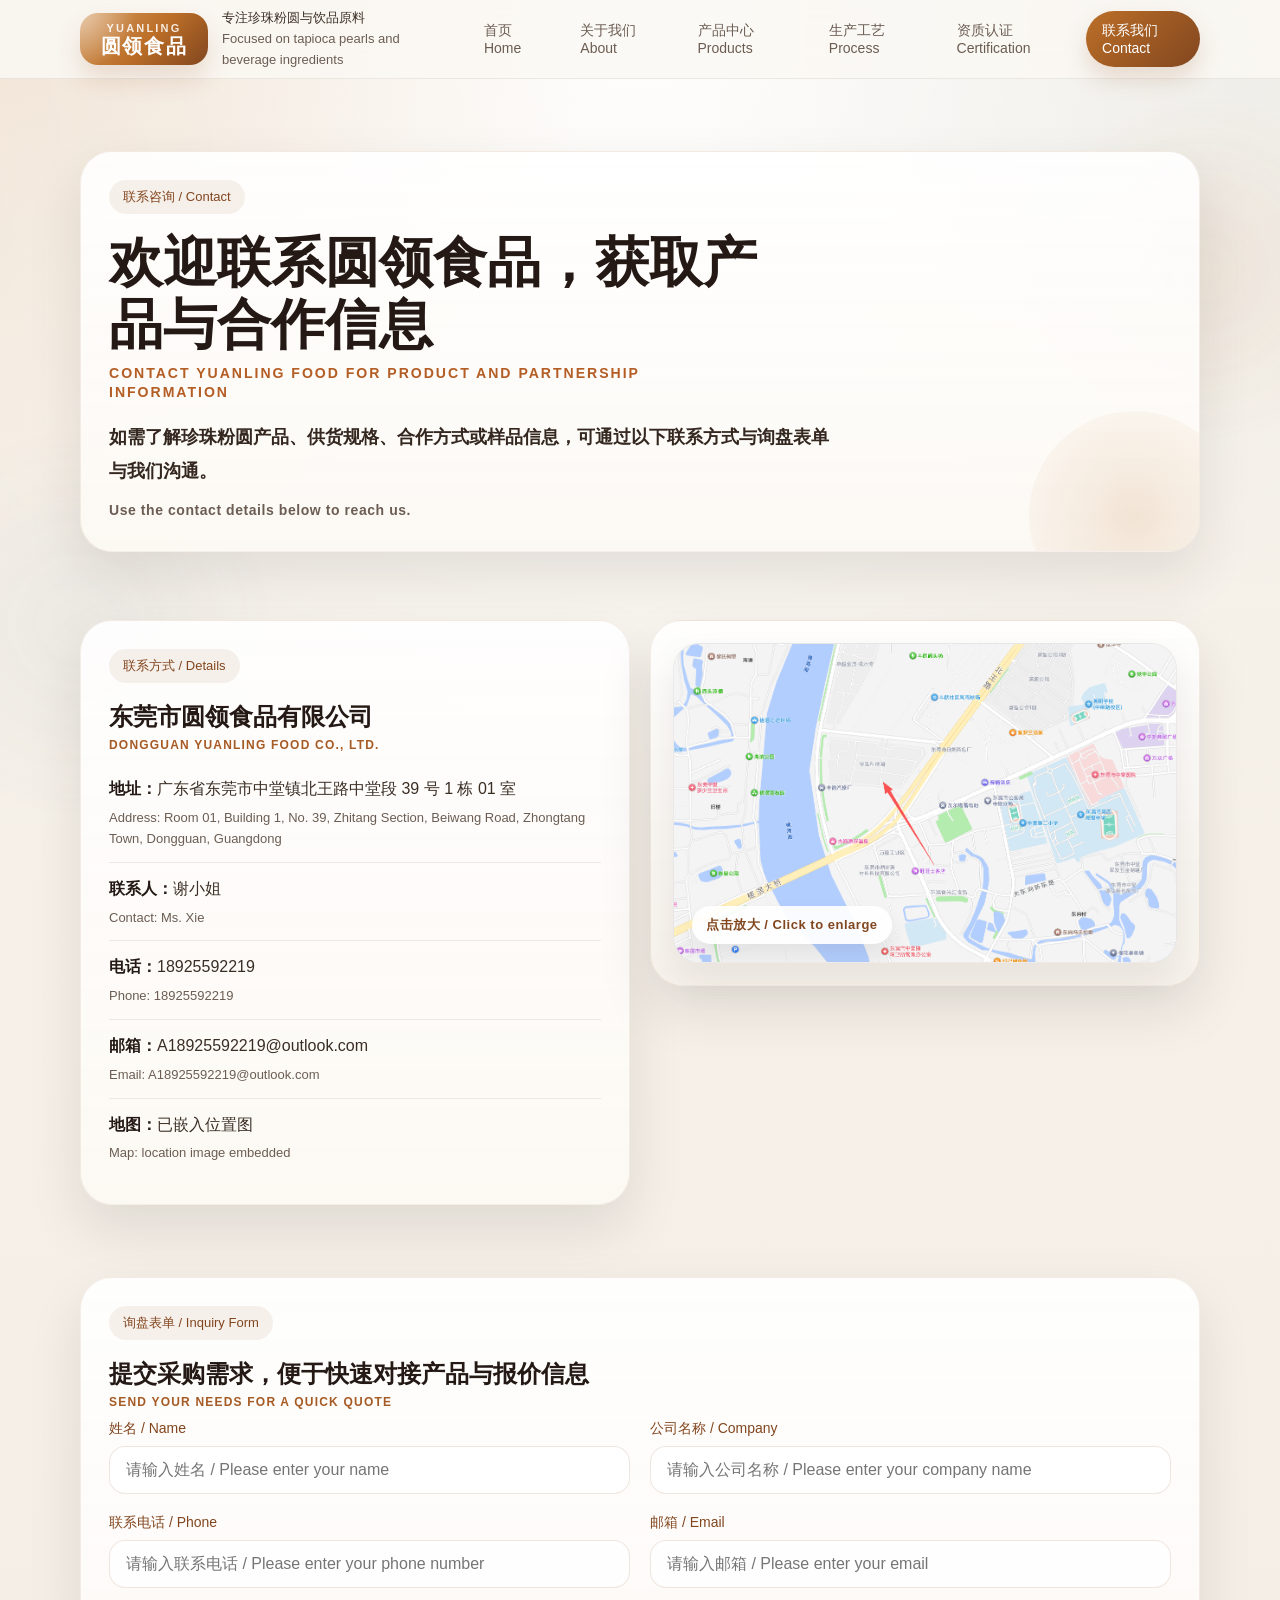
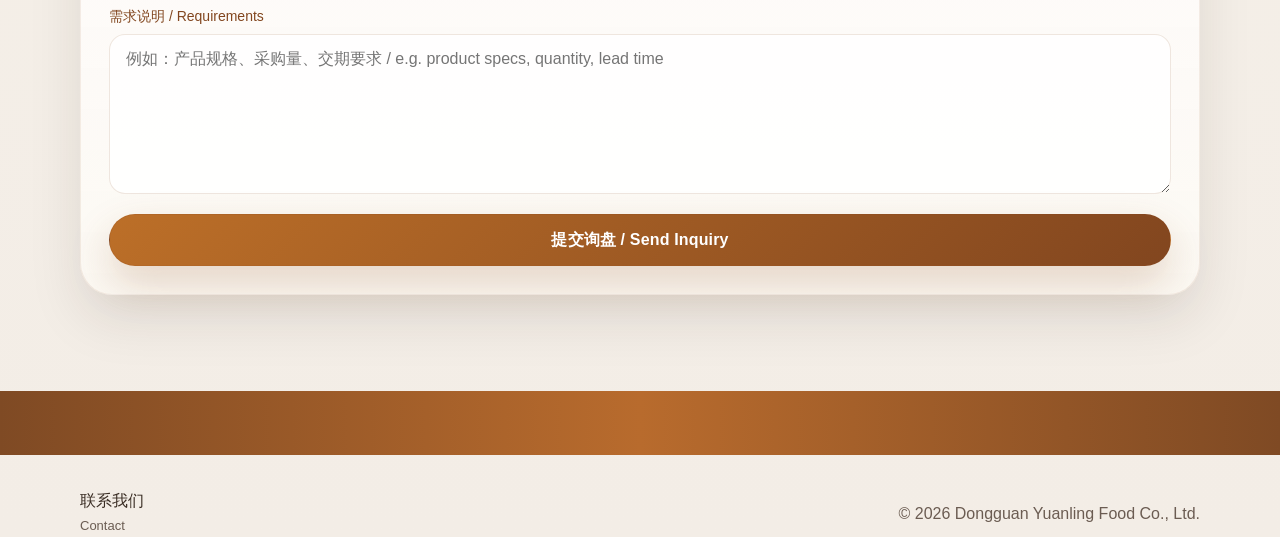
<file: contact.html>
﻿<!DOCTYPE html>
<html lang="zh-CN">
    <head>
      <meta charset="UTF-8" />
      <meta name="viewport" content="width=device-width, initial-scale=1.0" />
      <title>联系我们 | 圆领食品 / Contact | Yuanling Food</title>
      <meta
        name="description"
        content="圆领食品联系方式与询盘入口，方便获取产品、报价与合作信息。 / Yuanling Food contact and inquiry page for product, pricing, and partnership information."
      />
      <meta name="robots" content="index,follow,max-image-preview:large" />
      <meta name="theme-color" content="#bc6f28" />
      <link rel="canonical" href="contact.html" />
      <meta property="og:type" content="website" />
      <meta property="og:site_name" content="圆领食品 Yuanling Food" />
      <meta property="og:title" content="联系我们 | 圆领食品" />
      <meta
        property="og:description"
        content="获取圆领食品产品、报价与合作信息。"
      />
      <meta property="og:url" content="contact.html" />
      <meta property="og:image" content="images/home/hero-2.png" />
      <meta name="twitter:card" content="summary_large_image" />
      <meta name="twitter:title" content="联系我们 | 圆领食品" />
      <meta
        name="twitter:description"
        content="获取圆领食品产品、报价与合作信息。"
      />
      <meta name="twitter:image" content="images/home/hero-2.png" />
      <!-- Google tag (gtag.js) -->
      <script async src="https://www.googletagmanager.com/gtag/js?id=G-GQ7HMWSJBR"></script>
      <script>
        window.dataLayer = window.dataLayer || [];
        function gtag(){dataLayer.push(arguments);}
        gtag('js', new Date());
        gtag('config', 'G-GQ7HMWSJBR');
      </script>
      <script type="application/ld+json">
        {
          "@context": "https://schema.org",
          "@type": "LocalBusiness",
          "name": "东莞市圆领食品有限公司",
          "alternateName": "Yuanling Food",
          "url": "contact.html",
          "address": {
            "@type": "PostalAddress",
            "streetAddress": "广东省东莞市中堂镇北王路中堂段 39 号 1 栋 01 室",
            "addressLocality": "东莞市",
            "addressRegion": "广东省",
            "addressCountry": "CN"
          },
          "contactPoint": {
            "@type": "ContactPoint",
            "contactType": "sales",
            "availableLanguage": ["zh-CN", "en"]
          }
        }
      </script>
    <link rel="stylesheet" href="styles.css" />
    <script src="script.js" defer></script>
  </head>
  <body>
    <header class="site-header">
      <div class="container header-inner">
        <a class="brand" href="index.html" aria-label="圆领食品 首页 / Home">
          <span class="brand-mark-text" aria-hidden="true">
            <span class="brand-mark-sub">YUANLING</span>
            <strong>圆领食品</strong>
          </span>
          <span class="brand-copy">
            <span class="item-bilingual"><span class="item-zh">专注珍珠粉圆与饮品原料</span><span class="item-en">Focused on tapioca pearls and beverage ingredients</span></span>
          </span>
        </a>
        <button class="nav-toggle" type="button" aria-label="切换导航 / Toggle navigation" aria-expanded="false" data-nav-toggle>☰</button>
        <nav class="site-nav" data-site-nav>
          <a href="index.html">首页 Home</a>
          <a href="about.html">关于我们 About</a>
          <a href="products.html">产品中心 Products</a>
          <a href="process.html">生产工艺 Process</a>
          <a href="certification.html">资质认证 Certification</a>
          <a class="current" href="contact.html">联系我们 Contact</a>
        </nav>
      </div>
    </header>

    <main>
      <section class="page-hero">
        <div class="container">
          <div class="content-panel reveal">
            <span class="eyebrow">联系咨询 / Contact</span>
            <h1 class="bilingual-title bilingual-title--hero">
              <span class="title-zh">欢迎联系圆领食品，获取产品与合作信息</span>
              <span class="title-en">Contact Yuanling Food for product and partnership information</span>
            </h1>
            <p class="bilingual-copy is-compact">
              <span class="copy-cn">如需了解珍珠粉圆产品、供货规格、合作方式或样品信息，可通过以下联系方式与询盘表单与我们沟通。</span>
              <span class="copy-en">Use the contact details below to reach us.</span>
            </p>
          </div>
        </div>
      </section>

      <section class="section">
        <div class="container contact-grid">
          <article class="contact-card reveal">
            <span class="eyebrow">联系方式 / Details</span>
            <h3 class="bilingual-title bilingual-title--card">
              <span class="title-zh">东莞市圆领食品有限公司</span>
              <span class="title-en">Dongguan Yuanling Food Co., Ltd.</span>
            </h3>
            <ul class="contact-list list-reset">
              <li class="item-bilingual"><span class="item-zh"><strong>地址：</strong>广东省东莞市中堂镇北王路中堂段 39 号 1 栋 01 室</span><span class="item-en">Address: Room 01, Building 1, No. 39, Zhitang Section, Beiwang Road, Zhongtang Town, Dongguan, Guangdong</span></li>
              <li class="item-bilingual"><span class="item-zh"><strong>联系人：</strong>谢小姐</span><span class="item-en">Contact: Ms. Xie</span></li>
              <li class="item-bilingual"><span class="item-zh"><strong>电话：</strong><a href="tel:18925592219">18925592219</a></span><span class="item-en">Phone: <a href="tel:18925592219">18925592219</a></span></li>
              <li class="item-bilingual"><span class="item-zh"><strong>邮箱：</strong><a href="mailto:A18925592219@outlook.com">A18925592219@outlook.com</a></span><span class="item-en">Email: <a href="mailto:A18925592219@outlook.com">A18925592219@outlook.com</a></span></li>
              <li class="item-bilingual"><span class="item-zh"><strong>地图：</strong>已嵌入位置图</span><span class="item-en">Map: location image embedded</span></li>
            </ul>
          </article>

          <article class="map-showcase reveal delay-1">
            <button class="map-showcase-media" type="button" data-map-open aria-label="放大查看圆领食品位置地图">
              <img
                class="map-showcase-image"
                src="images/contact/location-map.png"
                alt="圆领食品位置地图，点击可放大"
                loading="lazy"
              />
              <span class="map-showcase-zoom">点击放大 / Click to enlarge</span>
            </button>
          </article>
        </div>
      </section>

      <section class="section">
        <div class="container">
          <article class="form-card reveal">
            <span class="eyebrow">询盘表单 / Inquiry Form</span>
            <h3 class="bilingual-title bilingual-title--card">
              <span class="title-zh">提交采购需求，便于快速对接产品与报价信息</span>
              <span class="title-en">Send your needs for a quick quote</span>
            </h3>
            <div class="form-grid">
              <div class="field">
                <label for="name">姓名 / Name</label>
                <input id="name" name="name" type="text" placeholder="请输入姓名 / Please enter your name" />
              </div>
              <div class="field">
                <label for="company">公司名称 / Company</label>
                <input id="company" name="company" type="text" placeholder="请输入公司名称 / Please enter your company name" />
              </div>
              <div class="field">
                <label for="phone">联系电话 / Phone</label>
                <input id="phone" name="phone" type="tel" placeholder="请输入联系电话 / Please enter your phone number" />
              </div>
              <div class="field">
                <label for="email">邮箱 / Email</label>
                <input id="email" name="email" type="email" placeholder="请输入邮箱 / Please enter your email" />
              </div>
              <div class="field full">
                <label for="message">需求说明 / Requirements</label>
                <textarea id="message" name="message" placeholder="例如：产品规格、采购量、交期要求 / e.g. product specs, quantity, lead time"></textarea>
              </div>
              <div class="field full">
                <a class="button button-primary" href="javascript:void(0)">提交询盘 / Send Inquiry</a>
              </div>
            </div>
          </article>
        </div>
      </section>
    </main>

    <footer class="site-footer">
      <div class="container footer-inner">
        <span class="item-bilingual"><span class="item-zh">联系我们</span><span class="item-en">Contact</span></span>
        <span>© <span data-year></span> Dongguan Yuanling Food Co., Ltd.</span>
      </div>
    </footer>

    <dialog class="map-modal" data-map-modal aria-label="圆领食品位置地图放大查看">
      <button class="map-modal-close" type="button" data-map-close aria-label="关闭地图放大视图">×</button>
      <img
        class="map-modal-image"
        src="images/contact/location-map.png"
        alt="圆领食品位置地图放大图"
      />
    </dialog>
  </body>
</html>
</file>
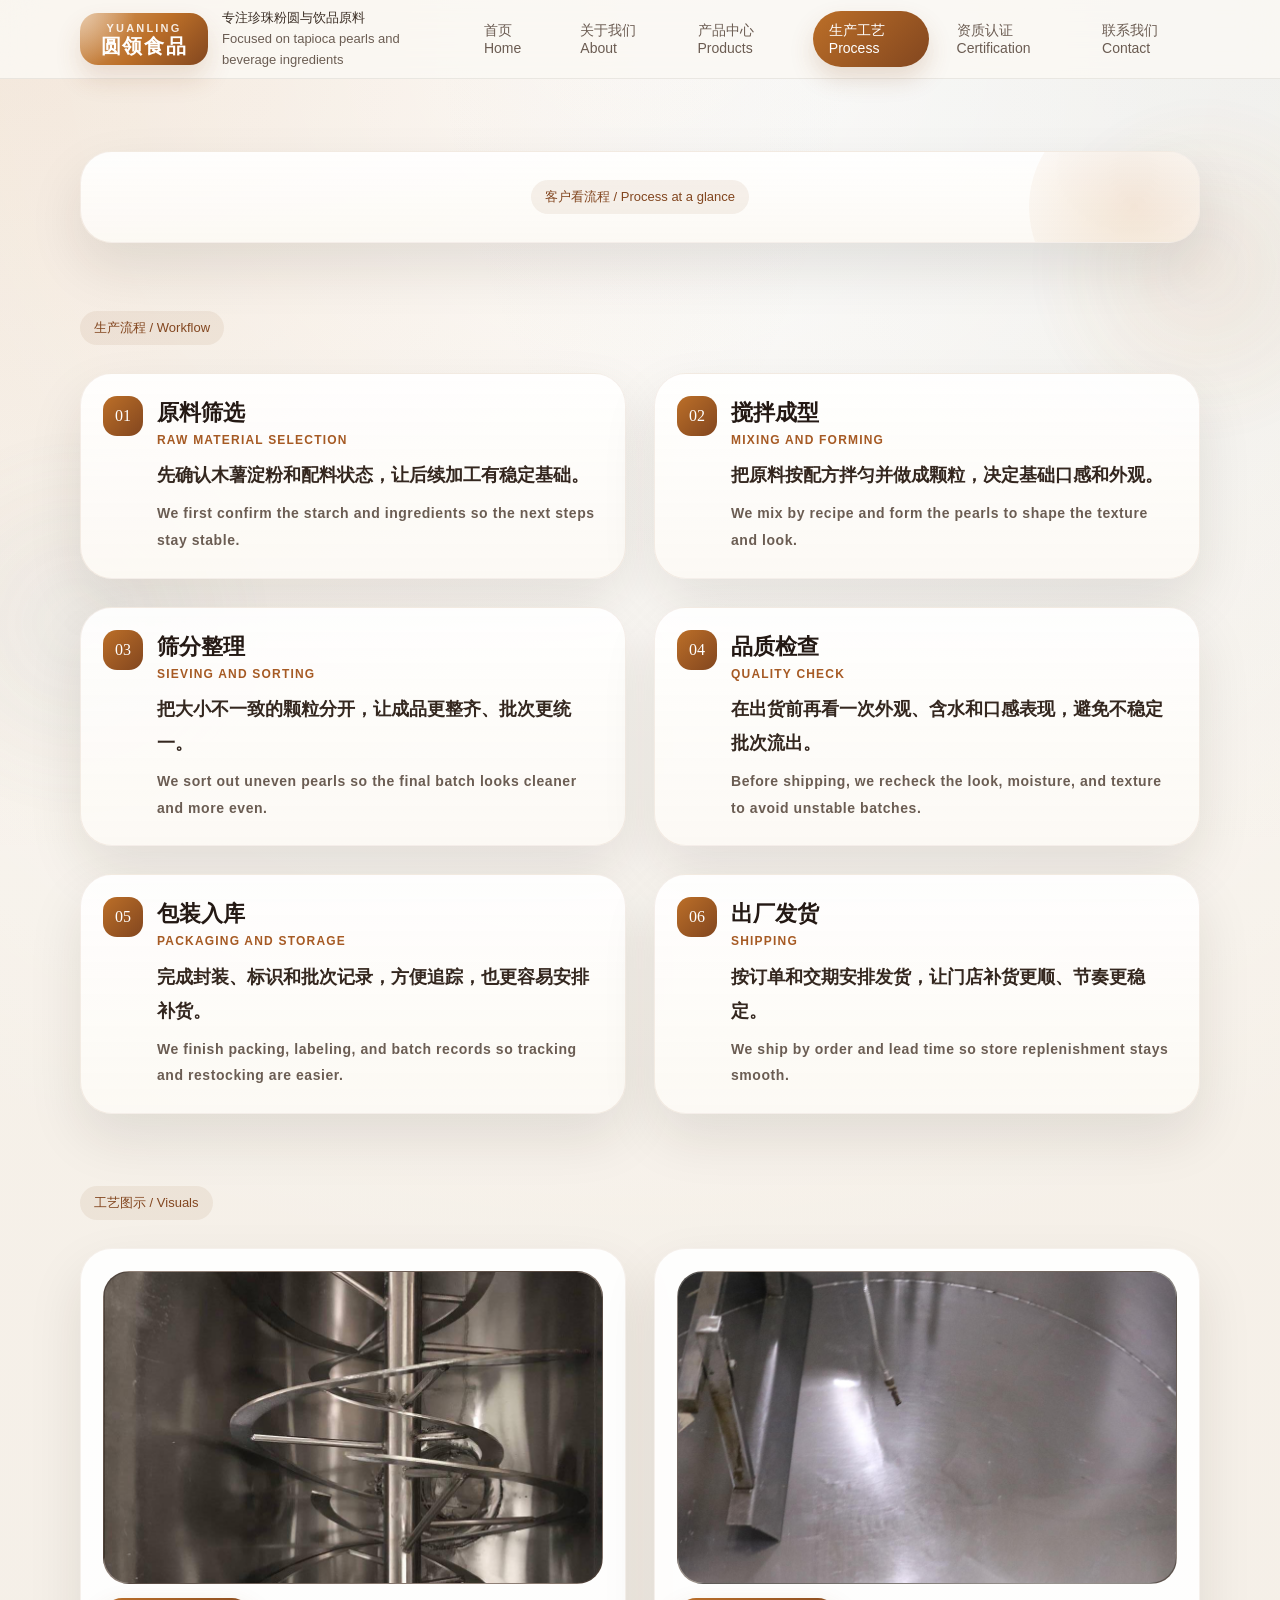
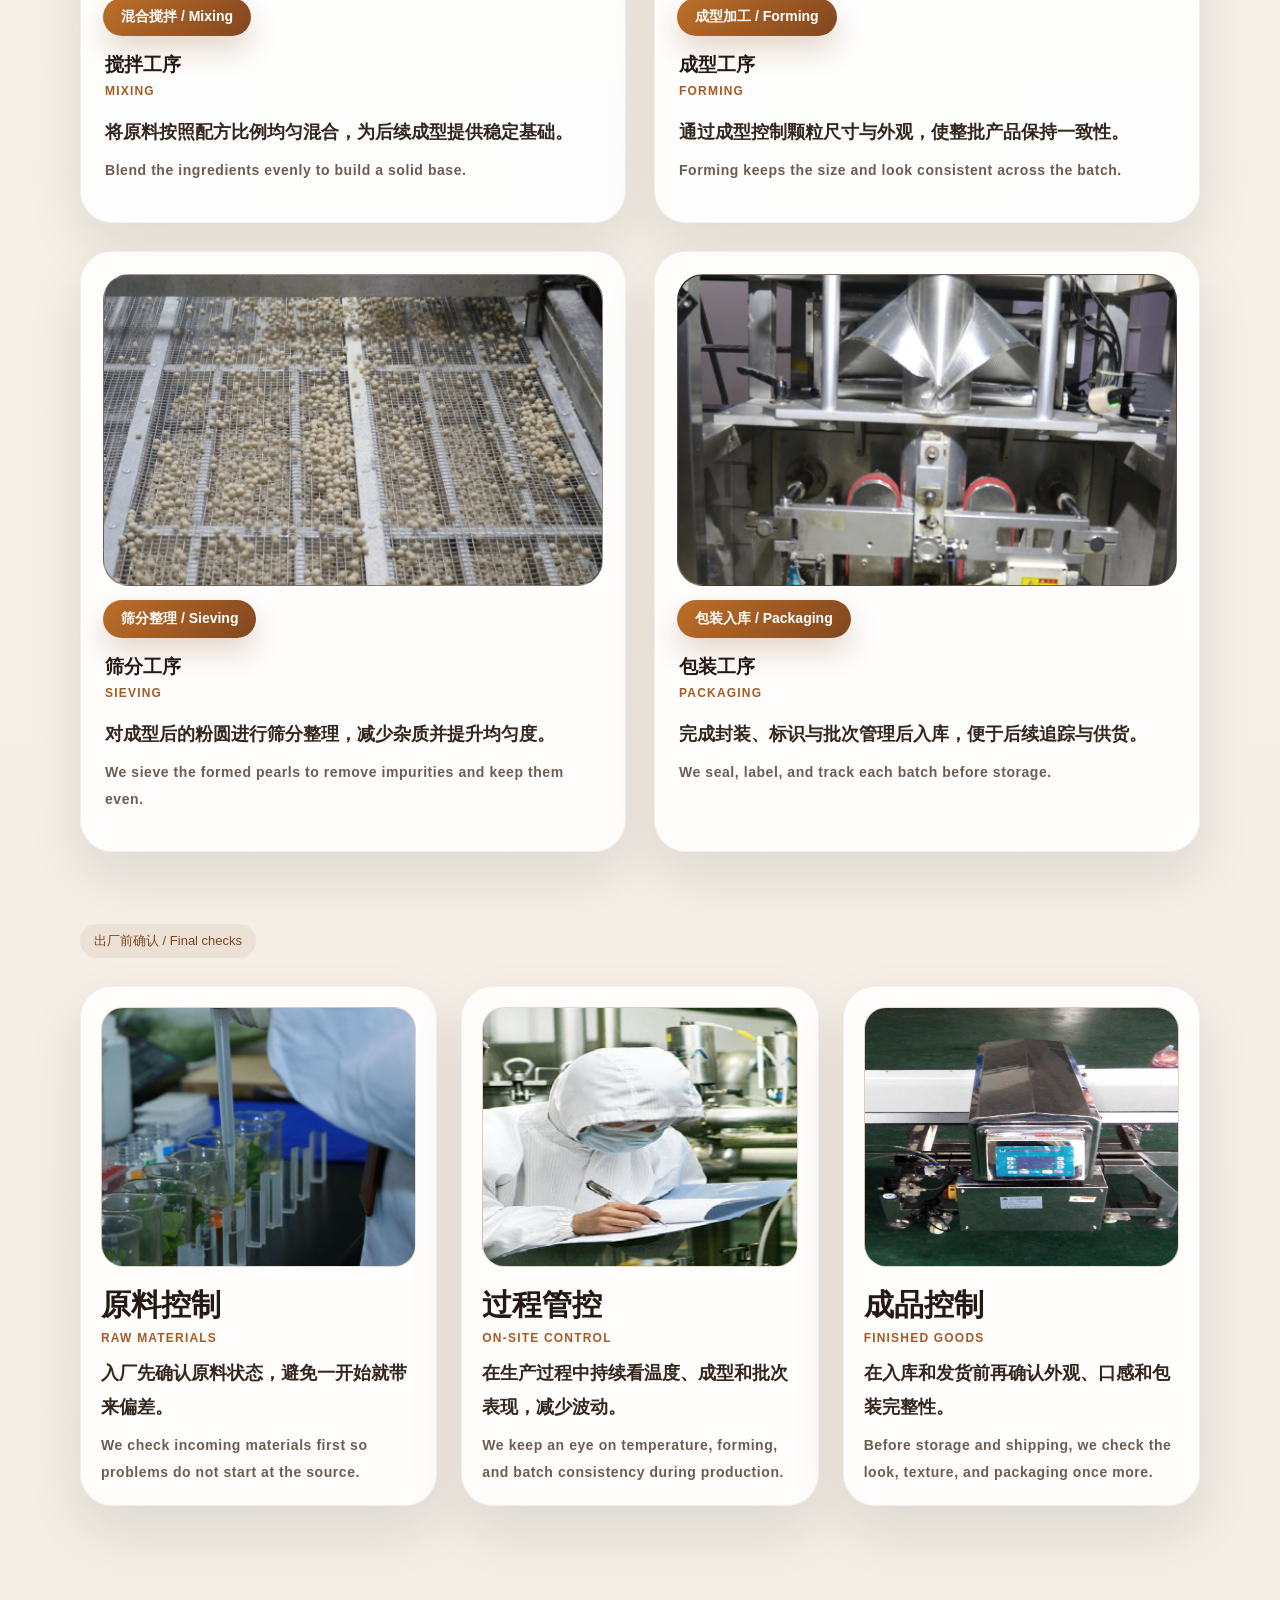
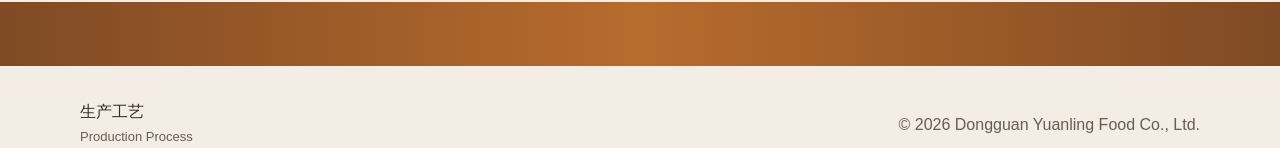
<file: process.html>
﻿<!DOCTYPE html>
<html lang="zh-CN">
    <head>
      <meta charset="UTF-8" />
      <meta name="viewport" content="width=device-width, initial-scale=1.0" />
      <title>生产工艺 | 圆领食品 / Production Process | Yuanling Food</title>
      <meta
        name="description"
        content="圆领食品生产工艺与品质管控页面，展示珍珠圆生产流程与质量管理体系。 / Yuanling Food's production and quality-control page showcases the tapioca pearl production flow and quality management system."
      />
      <meta name="robots" content="index,follow,max-image-preview:large" />
      <meta name="theme-color" content="#bc6f28" />
      <link rel="canonical" href="process.html" />
      <meta property="og:type" content="website" />
      <meta property="og:site_name" content="圆领食品 Yuanling Food" />
      <meta property="og:title" content="生产工艺 | 圆领食品" />
      <meta
        property="og:description"
        content="展示珍珠圆生产流程与质量管理体系。"
      />
      <meta property="og:url" content="process.html" />
      <meta property="og:image" content="images/process/process-mixing.png" />
      <meta name="twitter:card" content="summary_large_image" />
      <meta name="twitter:title" content="生产工艺 | 圆领食品" />
      <meta
        name="twitter:description"
        content="展示珍珠圆生产流程与质量管理体系。"
      />
      <meta name="twitter:image" content="images/process/process-mixing.png" />
      <!-- Google tag (gtag.js) -->
      <script async src="https://www.googletagmanager.com/gtag/js?id=G-GQ7HMWSJBR"></script>
      <script>
        window.dataLayer = window.dataLayer || [];
        function gtag(){dataLayer.push(arguments);}
        gtag('js', new Date());
        gtag('config', 'G-GQ7HMWSJBR');
      </script>
      <script type="application/ld+json">
        {
          "@context": "https://schema.org",
          "@type": "WebPage",
          "name": "生产工艺",
          "url": "process.html",
          "description": "展示珍珠圆生产流程与质量管理体系。"
        }
      </script>
    <link rel="stylesheet" href="styles.css" />
    <script src="script.js" defer></script>
  </head>
  <body>
    <header class="site-header">
      <div class="container header-inner">
        <a class="brand" href="index.html" aria-label="圆领食品 首页 / Home">
          <span class="brand-mark-text" aria-hidden="true">
            <span class="brand-mark-sub">YUANLING</span>
            <strong>圆领食品</strong>
          </span>
          <span class="brand-copy">
            <span class="item-bilingual"><span class="item-zh">专注珍珠粉圆与饮品原料</span><span class="item-en">Focused on tapioca pearls and beverage ingredients</span></span>
          </span>
        </a>
        <button class="nav-toggle" type="button" aria-label="切换导航 / Toggle navigation" aria-expanded="false" data-nav-toggle>☰</button>
        <nav class="site-nav" data-site-nav>
          <a href="index.html">首页 Home</a>
          <a href="about.html">关于我们 About</a>
          <a href="products.html">产品中心 Products</a>
          <a class="current" href="process.html">生产工艺 Process</a>
          <a href="certification.html">资质认证 Certification</a>
          <a href="contact.html">联系我们 Contact</a>
        </nav>
      </div>
    </header>

    <main>
      <section class="page-hero process-hero">
        <div class="container">
          <div class="content-panel reveal">
            <span class="eyebrow">客户看流程 / Process at a glance</span>
          </div>
        </div>
      </section>

      <section class="section">
        <div class="container">
          <div class="section-heading">
            <div>
              <span class="eyebrow">生产流程 / Workflow</span>
            </div>
          </div>

          <div class="process-grid">
            <article class="timeline-item reveal">
              <div class="timeline-step">01</div>
              <h3 class="bilingual-title bilingual-title--card"><span class="title-zh">原料筛选</span><span class="title-en">Raw material selection</span></h3>
              <p class="bilingual-copy is-compact"><span class="copy-cn">先确认木薯淀粉和配料状态，让后续加工有稳定基础。</span><span class="copy-en">We first confirm the starch and ingredients so the next steps stay stable.</span></p>
            </article>
            <article class="timeline-item reveal delay-1">
              <div class="timeline-step">02</div>
              <h3 class="bilingual-title bilingual-title--card"><span class="title-zh">搅拌成型</span><span class="title-en">Mixing and forming</span></h3>
              <p class="bilingual-copy is-compact"><span class="copy-cn">把原料按配方拌匀并做成颗粒，决定基础口感和外观。</span><span class="copy-en">We mix by recipe and form the pearls to shape the texture and look.</span></p>
            </article>
            <article class="timeline-item reveal delay-2">
              <div class="timeline-step">03</div>
              <h3 class="bilingual-title bilingual-title--card"><span class="title-zh">筛分整理</span><span class="title-en">Sieving and sorting</span></h3>
              <p class="bilingual-copy is-compact"><span class="copy-cn">把大小不一致的颗粒分开，让成品更整齐、批次更统一。</span><span class="copy-en">We sort out uneven pearls so the final batch looks cleaner and more even.</span></p>
            </article>
            <article class="timeline-item reveal delay-3">
              <div class="timeline-step">04</div>
              <h3 class="bilingual-title bilingual-title--card"><span class="title-zh">品质检查</span><span class="title-en">Quality check</span></h3>
              <p class="bilingual-copy is-compact"><span class="copy-cn">在出货前再看一次外观、含水和口感表现，避免不稳定批次流出。</span><span class="copy-en">Before shipping, we recheck the look, moisture, and texture to avoid unstable batches.</span></p>
            </article>
            <article class="timeline-item reveal">
              <div class="timeline-step">05</div>
              <h3 class="bilingual-title bilingual-title--card"><span class="title-zh">包装入库</span><span class="title-en">Packaging and storage</span></h3>
              <p class="bilingual-copy is-compact"><span class="copy-cn">完成封装、标识和批次记录，方便追踪，也更容易安排补货。</span><span class="copy-en">We finish packing, labeling, and batch records so tracking and restocking are easier.</span></p>
            </article>
            <article class="timeline-item reveal delay-1">
              <div class="timeline-step">06</div>
              <h3 class="bilingual-title bilingual-title--card"><span class="title-zh">出厂发货</span><span class="title-en">Shipping</span></h3>
              <p class="bilingual-copy is-compact"><span class="copy-cn">按订单和交期安排发货，让门店补货更顺、节奏更稳定。</span><span class="copy-en">We ship by order and lead time so store replenishment stays smooth.</span></p>
            </article>
          </div>
        </div>
      </section>

      <section class="section">
        <div class="container">
          <div class="section-heading">
            <div>
              <span class="eyebrow">工艺图示 / Visuals</span>
            </div>
          </div>

          <div class="process-grid">
            <article class="process-card reveal">
              <div class="process-card-media">
                <div class="process-photo process-photo-mixing" data-process-photo>
                  <img class="process-photo-img" src="images/process/process-mixing.png" alt="搅拌工序展示" loading="lazy" data-process-image />
                  <span class="photo-fallback-copy">搅拌工序示意图</span>
                </div>
                <span class="process-tag">混合搅拌 / Mixing</span>
              </div>
              <h3 class="bilingual-title bilingual-title--card"><span class="title-zh">搅拌工序</span><span class="title-en">Mixing</span></h3>
              <p class="bilingual-copy is-compact"><span class="copy-cn">将原料按照配方比例均匀混合，为后续成型提供稳定基础。</span><span class="copy-en">Blend the ingredients evenly to build a solid base.</span></p>
            </article>

            <article class="process-card reveal delay-1">
              <div class="process-card-media">
                <div class="process-photo process-photo-forming" data-process-photo>
                  <img class="process-photo-img" src="images/process/process-forming.png" alt="成型工序展示" loading="lazy" data-process-image />
                  <span class="photo-fallback-copy">成型工序示意图</span>
                </div>
                <span class="process-tag">成型加工 / Forming</span>
              </div>
              <h3 class="bilingual-title bilingual-title--card"><span class="title-zh">成型工序</span><span class="title-en">Forming</span></h3>
              <p class="bilingual-copy is-compact"><span class="copy-cn">通过成型控制颗粒尺寸与外观，使整批产品保持一致性。</span><span class="copy-en">Forming keeps the size and look consistent across the batch.</span></p>
            </article>

            <article class="process-card reveal delay-2">
              <div class="process-card-media">
                <div class="process-photo process-photo-sieving" data-process-photo>
                  <img class="process-photo-img" src="images/process/process-sieving.png" alt="筛分工序展示" loading="lazy" data-process-image />
                  <span class="photo-fallback-copy">筛分工序示意图</span>
                </div>
                <span class="process-tag">筛分整理 / Sieving</span>
              </div>
              <h3 class="bilingual-title bilingual-title--card"><span class="title-zh">筛分工序</span><span class="title-en">Sieving</span></h3>
              <p class="bilingual-copy is-compact"><span class="copy-cn">对成型后的粉圆进行筛分整理，减少杂质并提升均匀度。</span><span class="copy-en">We sieve the formed pearls to remove impurities and keep them even.</span></p>
            </article>

            <article class="process-card reveal delay-3">
              <div class="process-card-media">
                <div class="process-photo process-photo-packing" data-process-photo>
                  <img class="process-photo-img" src="images/process/process-packing.png" alt="包装工序展示" loading="lazy" data-process-image />
                  <span class="photo-fallback-copy">包装工序示意图</span>
                </div>
                <span class="process-tag">包装入库 / Packaging</span>
              </div>
              <h3 class="bilingual-title bilingual-title--card"><span class="title-zh">包装工序</span><span class="title-en">Packaging</span></h3>
              <p class="bilingual-copy is-compact"><span class="copy-cn">完成封装、标识与批次管理后入库，便于后续追踪与供货。</span><span class="copy-en">We seal, label, and track each batch before storage.</span></p>
            </article>
          </div>
        </div>
      </section>

      <section class="section">
        <div class="container">
          <div class="section-heading">
            <div>
              <span class="eyebrow">出厂前确认 / Final checks</span>
            </div>
          </div>

          <div class="quality-system-grid">
            <article class="quality-system-card reveal">
              <div class="quality-system-media" data-process-photo>
                <img class="quality-system-image" src="images/process/quality-raw-control.png" alt="原料质检展示" loading="lazy" data-process-image />
                <span class="quality-system-fallback">原料质检示意图</span>
              </div>
              <div class="quality-system-copy">
                <h3 class="bilingual-title bilingual-title--card"><span class="title-zh">原料控制</span><span class="title-en">Raw materials</span></h3>
                <p class="bilingual-copy is-compact"><span class="copy-cn">入厂先确认原料状态，避免一开始就带来偏差。</span><span class="copy-en">We check incoming materials first so problems do not start at the source.</span></p>
              </div>
            </article>

            <article class="quality-system-card reveal delay-1">
              <div class="quality-system-media" data-process-photo>
                <img class="quality-system-image" src="images/process/quality-onsite-control.png" alt="现场过程管控展示" loading="lazy" data-process-image />
                <span class="quality-system-fallback">现场管控示意图</span>
              </div>
              <div class="quality-system-copy">
                <h3 class="bilingual-title bilingual-title--card"><span class="title-zh">过程管控</span><span class="title-en">On-site control</span></h3>
                <p class="bilingual-copy is-compact"><span class="copy-cn">在生产过程中持续看温度、成型和批次表现，减少波动。</span><span class="copy-en">We keep an eye on temperature, forming, and batch consistency during production.</span></p>
              </div>
            </article>

            <article class="quality-system-card reveal delay-2">
              <div class="quality-system-media" data-process-photo>
                <img class="quality-system-image" src="images/process/quality-finished-control.png" alt="成品质检展示" loading="lazy" data-process-image />
                <span class="quality-system-fallback">成品质检示意图</span>
              </div>
              <div class="quality-system-copy">
                <h3 class="bilingual-title bilingual-title--card"><span class="title-zh">成品控制</span><span class="title-en">Finished goods</span></h3>
                <p class="bilingual-copy is-compact"><span class="copy-cn">在入库和发货前再确认外观、口感和包装完整性。</span><span class="copy-en">Before storage and shipping, we check the look, texture, and packaging once more.</span></p>
              </div>
            </article>
          </div>
        </div>
      </section>
    </main>

    <footer class="site-footer">
      <div class="container footer-inner">
        <span class="item-bilingual"><span class="item-zh">生产工艺</span><span class="item-en">Production Process</span></span>
        <span>© <span data-year></span> Dongguan Yuanling Food Co., Ltd.</span>
      </div>
    </footer>
  </body>
</html>
</file>
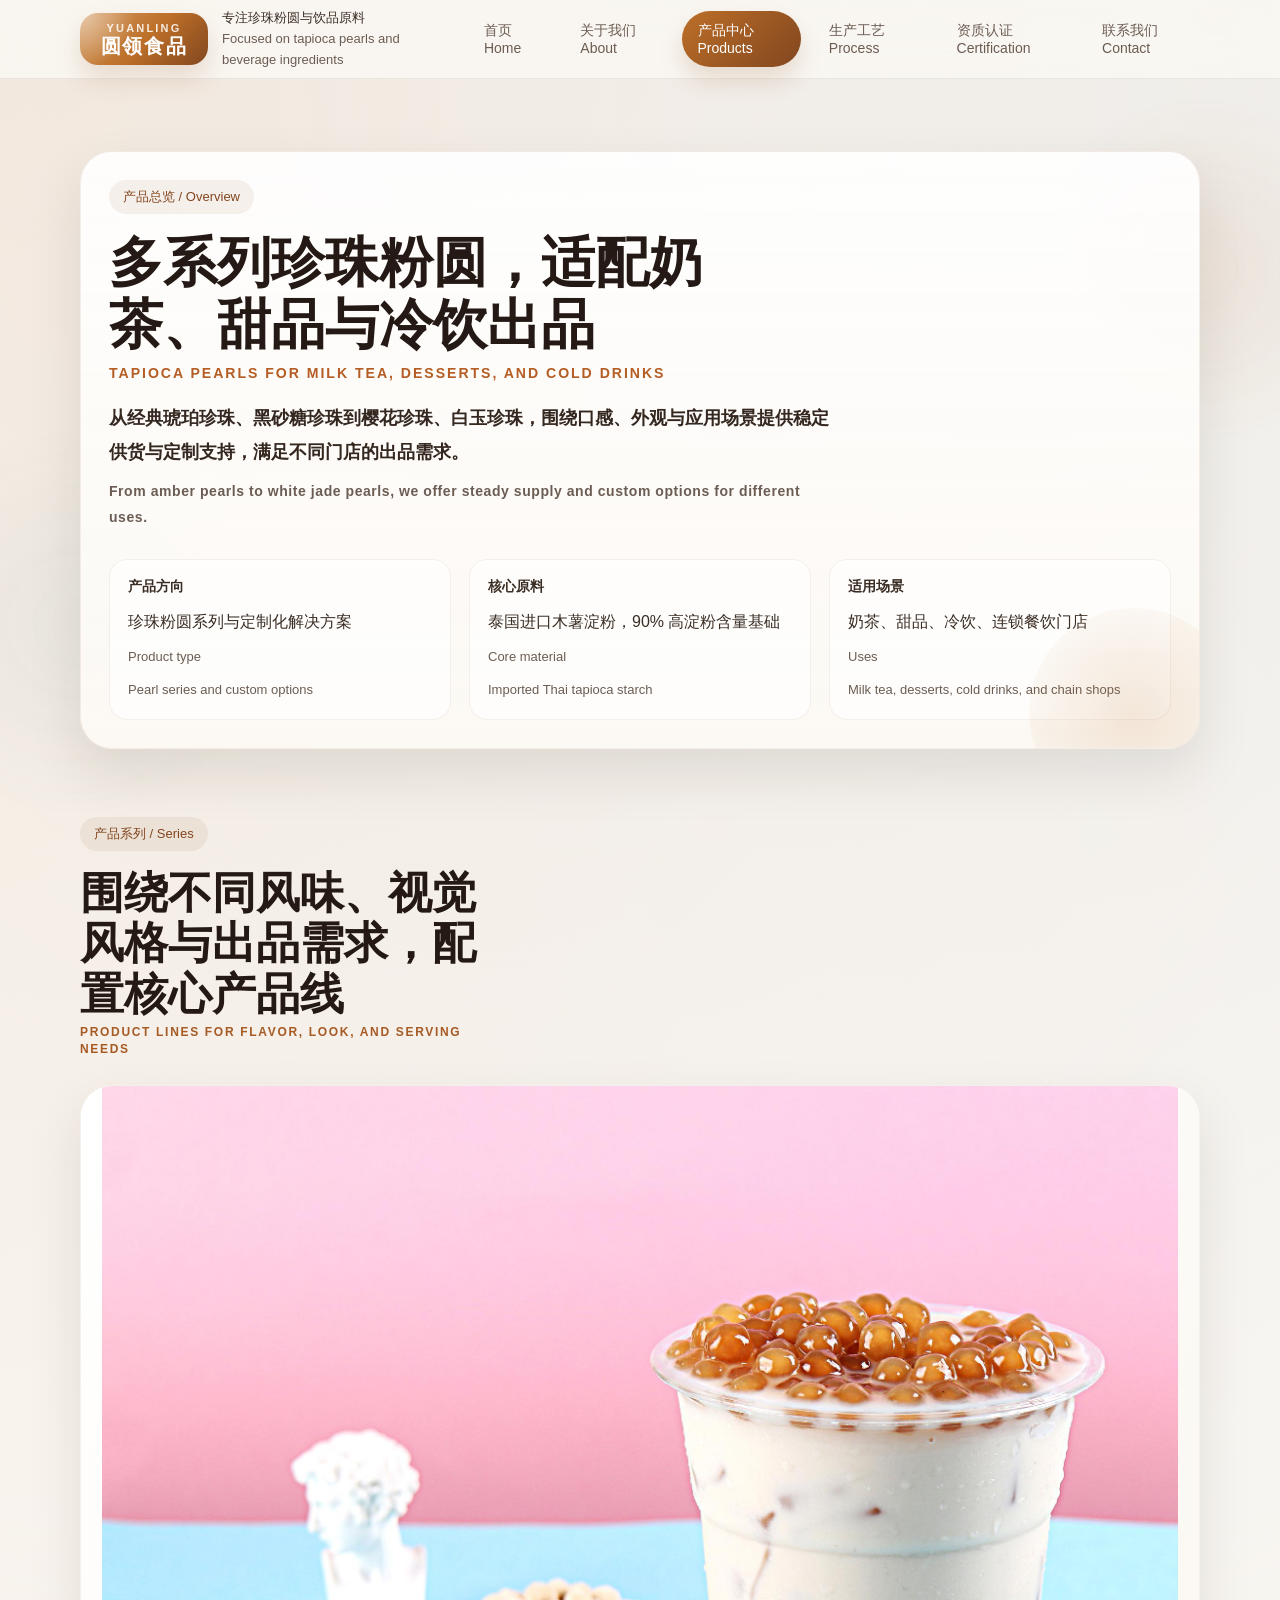
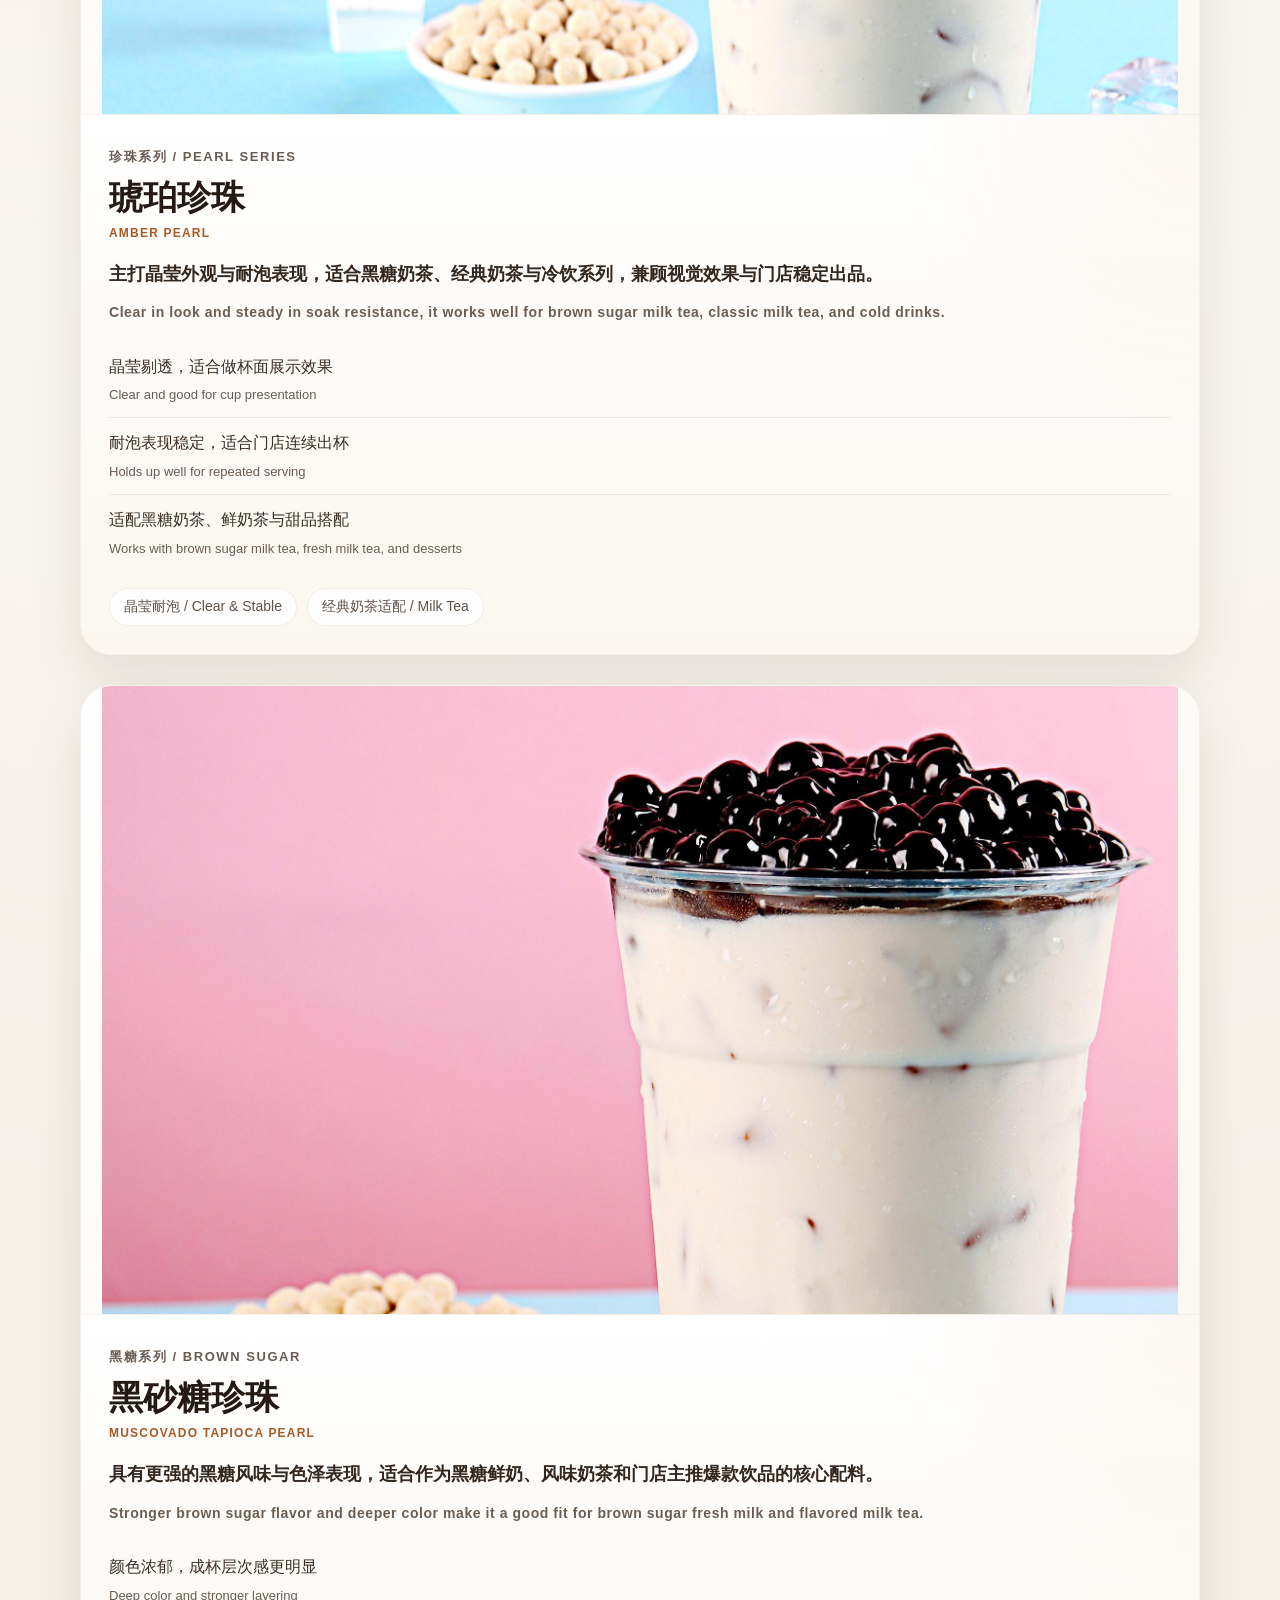
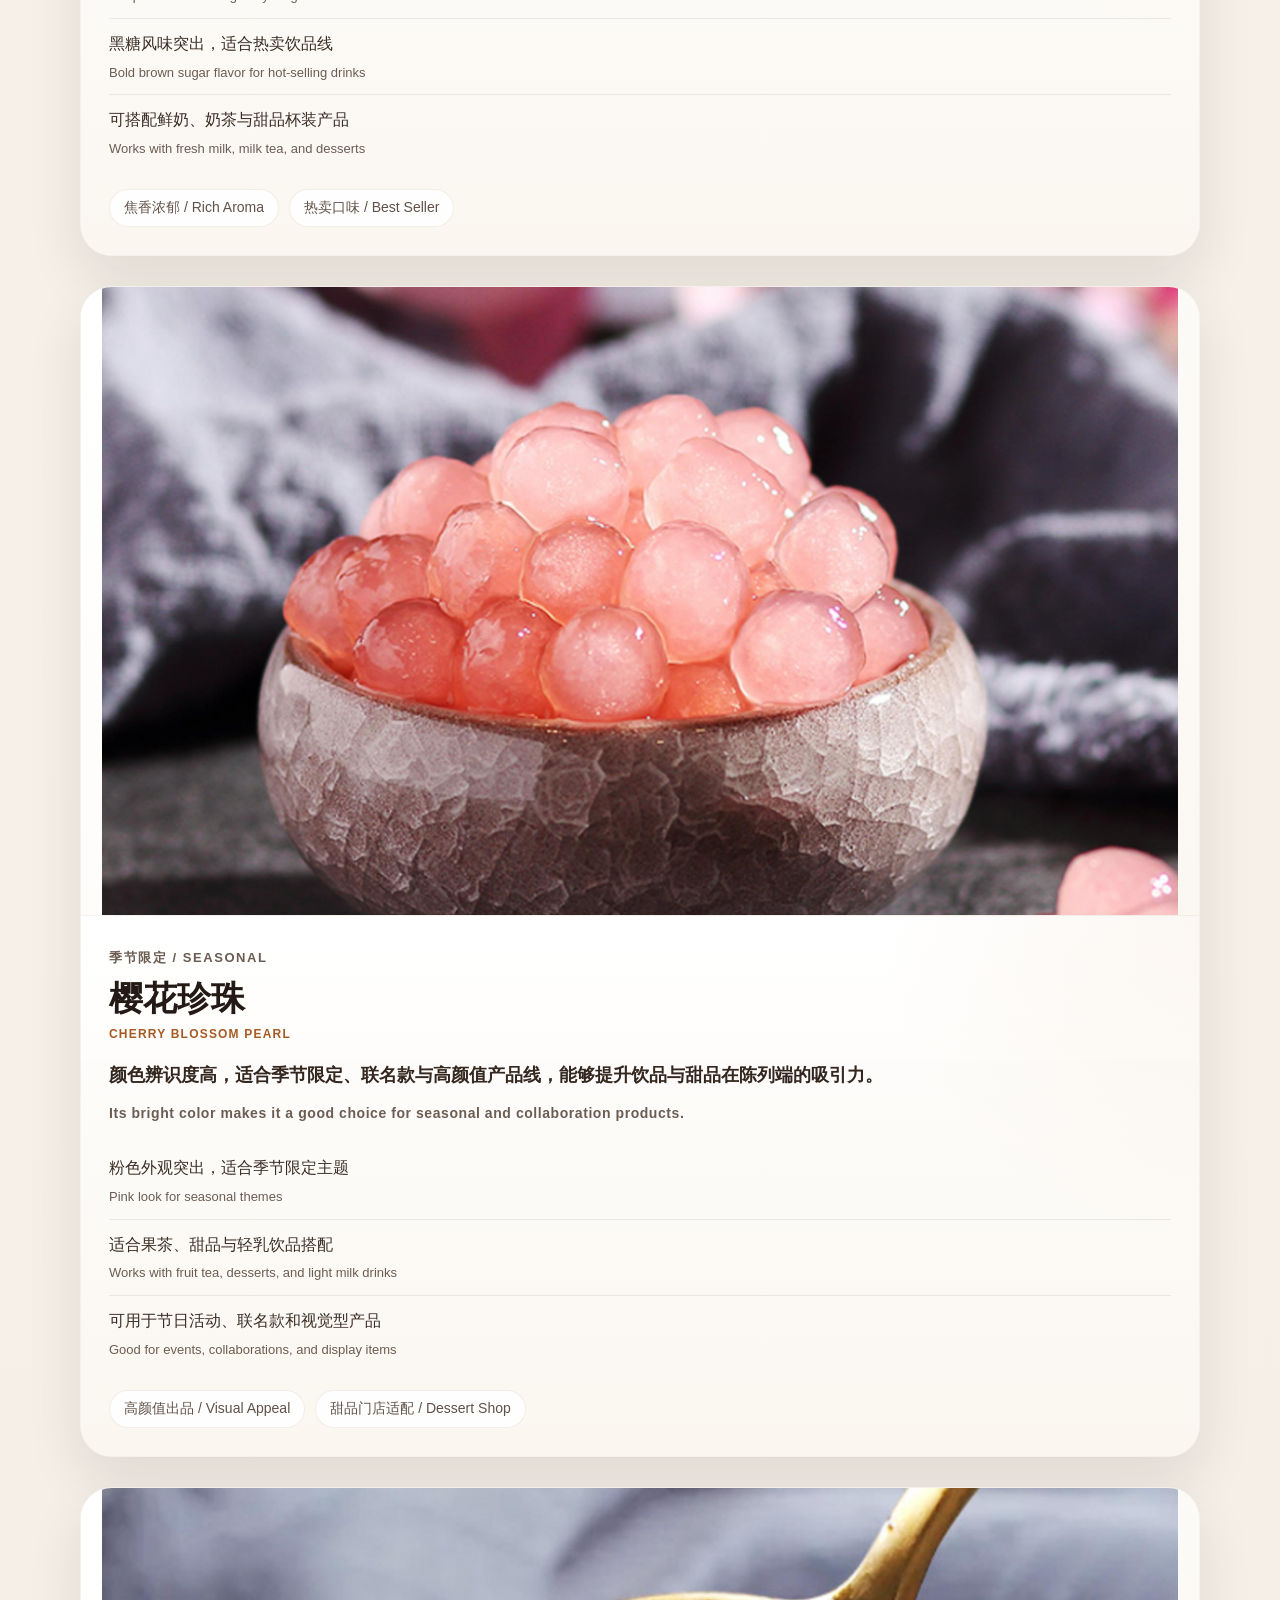
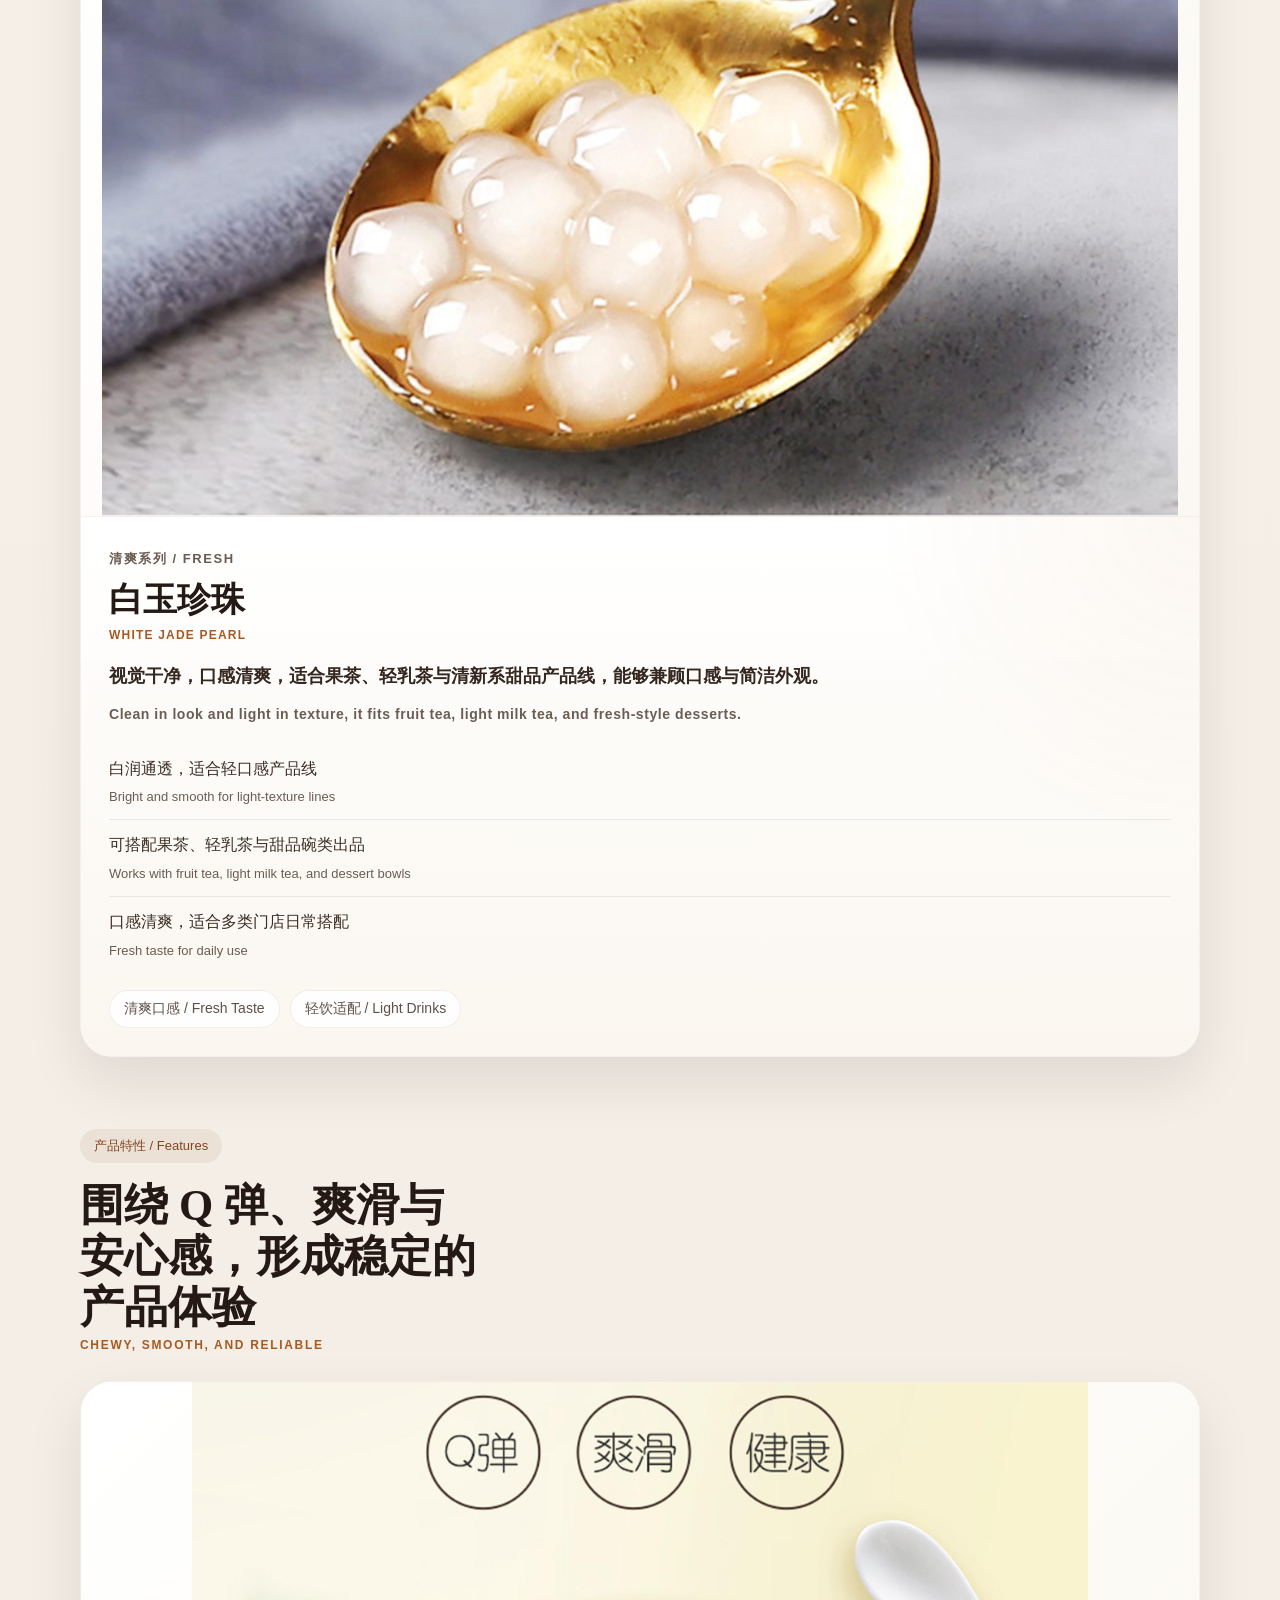
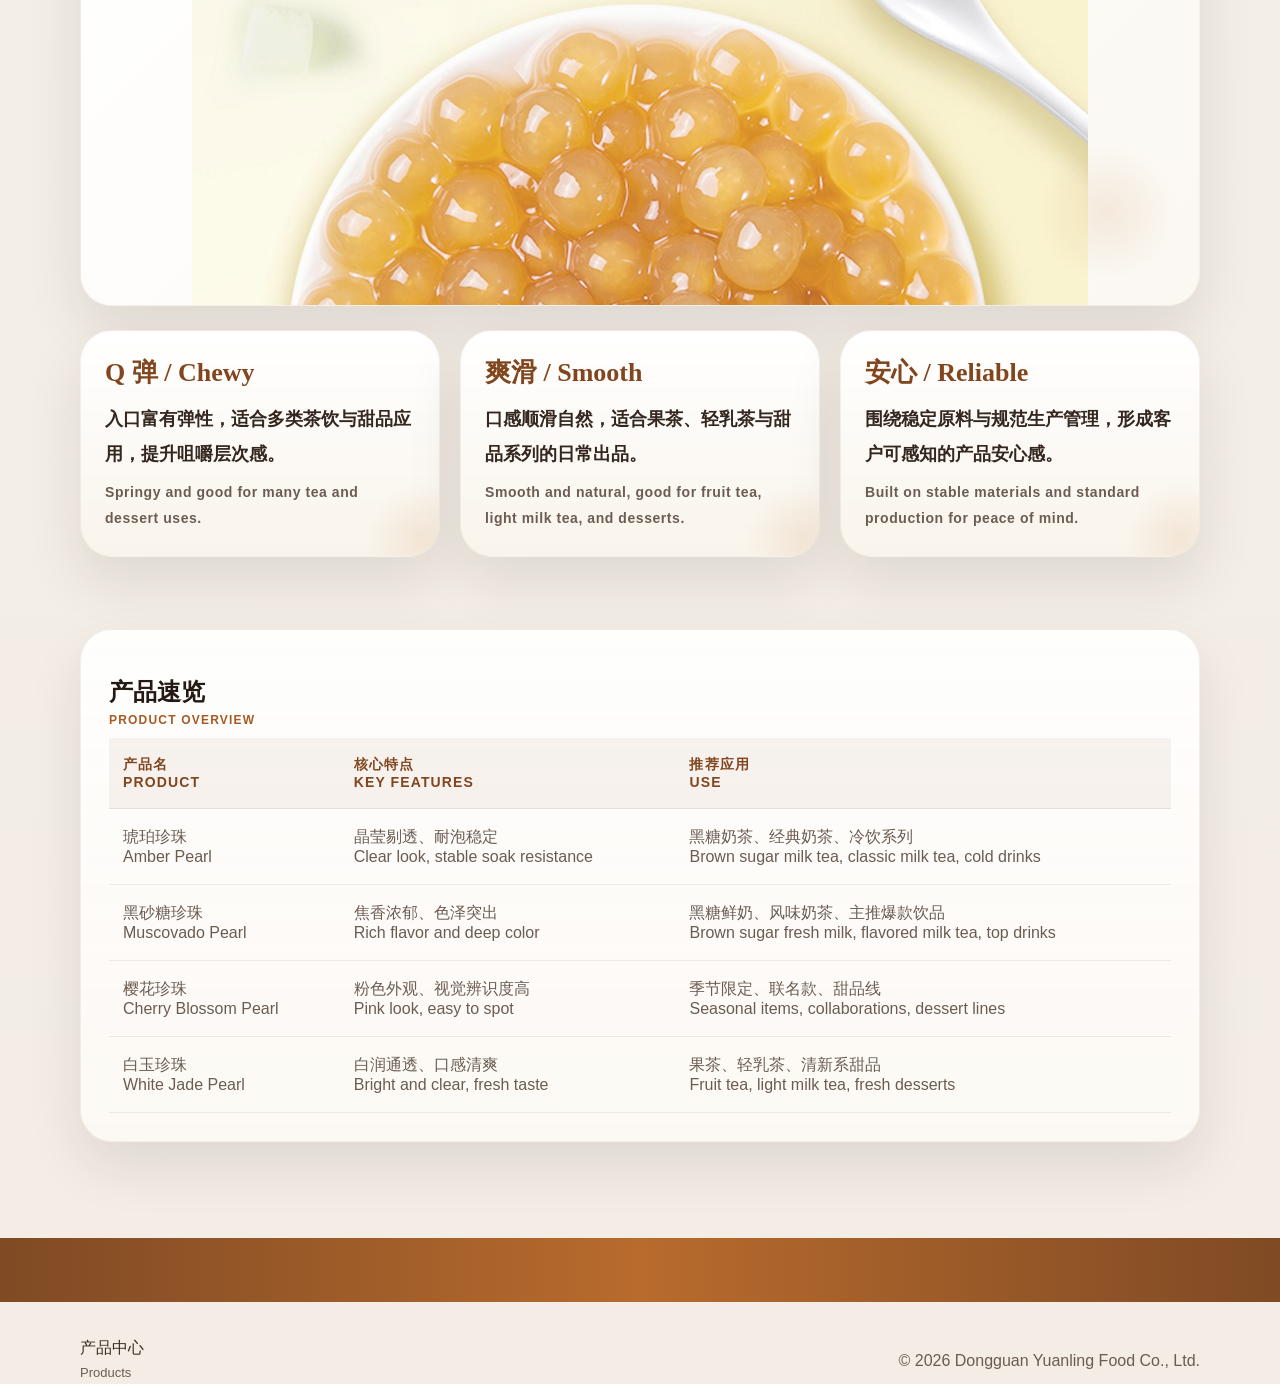
<file: products.html>
﻿<!DOCTYPE html>
<html lang="zh-CN">
    <head>
      <meta charset="UTF-8" />
      <meta name="viewport" content="width=device-width, initial-scale=1.0" />
      <title>产品中心 | 圆领食品 / Products | Yuanling Food</title>
      <meta
        name="description"
        content="圆领食品产品中心，展示珍珠圆系列产品、核心特性与适用场景。 / Yuanling Food's product center showcases tapioca pearl series products, core features, and application scenarios."
      />
      <meta name="robots" content="index,follow,max-image-preview:large" />
      <meta name="theme-color" content="#bc6f28" />
      <link rel="canonical" href="products.html" />
      <meta property="og:type" content="website" />
      <meta property="og:site_name" content="圆领食品 Yuanling Food" />
      <meta property="og:title" content="产品中心 | 圆领食品" />
      <meta
        property="og:description"
        content="展示珍珠圆系列产品、核心特性与适用场景。"
      />
      <meta property="og:url" content="products.html" />
      <meta property="og:image" content="images/products/product-amber-pearl.png" />
      <meta name="twitter:card" content="summary_large_image" />
      <meta name="twitter:title" content="产品中心 | 圆领食品" />
      <meta
        name="twitter:description"
        content="展示珍珠圆系列产品、核心特性与适用场景。"
      />
      <meta name="twitter:image" content="images/products/product-amber-pearl.png" />
      <!-- Google tag (gtag.js) -->
      <script async src="https://www.googletagmanager.com/gtag/js?id=G-GQ7HMWSJBR"></script>
      <script>
        window.dataLayer = window.dataLayer || [];
        function gtag(){dataLayer.push(arguments);}
        gtag('js', new Date());
        gtag('config', 'G-GQ7HMWSJBR');
      </script>
      <script type="application/ld+json">
        {
          "@context": "https://schema.org",
          "@type": "ItemList",
          "name": "圆领食品产品中心",
          "url": "products.html",
          "itemListElement": [
            {
              "@type": "ListItem",
              "position": 1,
              "name": "琥珀珍珠",
              "description": "晶莹剔透、耐泡稳定"
            },
            {
              "@type": "ListItem",
              "position": 2,
              "name": "黑砂糖珍珠",
              "description": "焦香浓郁、色泽突出"
            },
            {
              "@type": "ListItem",
              "position": 3,
              "name": "樱花珍珠",
              "description": "粉色外观、视觉辨识度高"
            },
            {
              "@type": "ListItem",
              "position": 4,
              "name": "白玉珍珠",
              "description": "白润通透、口感清爽"
            }
          ]
        }
      </script>
    <link rel="stylesheet" href="styles.css" />
    <script src="script.js" defer></script>
  </head>
  <body>
    <header class="site-header">
      <div class="container header-inner">
        <a class="brand" href="index.html" aria-label="圆领食品 首页 / Home">
          <span class="brand-mark-text" aria-hidden="true">
            <span class="brand-mark-sub">YUANLING</span>
            <strong>圆领食品</strong>
          </span>
          <span class="brand-copy">
            <span class="item-bilingual"><span class="item-zh">专注珍珠粉圆与饮品原料</span><span class="item-en">Focused on tapioca pearls and beverage ingredients</span></span>
          </span>
        </a>
        <button class="nav-toggle" type="button" aria-label="切换导航 / Toggle navigation" aria-expanded="false" data-nav-toggle>☰</button>
        <nav class="site-nav" data-site-nav>
          <a href="index.html">首页 Home</a>
          <a href="about.html">关于我们 About</a>
          <a class="current" href="products.html">产品中心 Products</a>
          <a href="process.html">生产工艺 Process</a>
          <a href="certification.html">资质认证 Certification</a>
          <a href="contact.html">联系我们 Contact</a>
        </nav>
      </div>
    </header>

    <main>
      <section class="page-hero product-page-hero">
        <div class="container">
          <div class="content-panel reveal">
            <span class="eyebrow">产品总览 / Overview</span>
            <h1 class="bilingual-title bilingual-title--hero">
              <span class="title-zh">多系列珍珠粉圆，适配奶茶、甜品与冷饮出品</span>
              <span class="title-en">Tapioca pearls for milk tea, desserts, and cold drinks</span>
            </h1>
            <p class="bilingual-copy is-compact">
              <span class="copy-cn">从经典琥珀珍珠、黑砂糖珍珠到樱花珍珠、白玉珍珠，围绕口感、外观与应用场景提供稳定供货与定制支持，满足不同门店的出品需求。</span>
              <span class="copy-en">From amber pearls to white jade pearls, we offer steady supply and custom options for different uses.</span>
            </p>
            <div class="detail-grid">
              <div class="detail-item item-bilingual">
                <strong class="item-zh">产品方向</strong>
                <span class="item-zh">珍珠粉圆系列与定制化解决方案</span>
                <span class="item-en">Product type</span>
                <span class="item-en">Pearl series and custom options</span>
              </div>
              <div class="detail-item item-bilingual">
                <strong class="item-zh">核心原料</strong>
                <span class="item-zh">泰国进口木薯淀粉，90% 高淀粉含量基础</span>
                <span class="item-en">Core material</span>
                <span class="item-en">Imported Thai tapioca starch</span>
              </div>
              <div class="detail-item item-bilingual">
                <strong class="item-zh">适用场景</strong>
                <span class="item-zh">奶茶、甜品、冷饮、连锁餐饮门店</span>
                <span class="item-en">Uses</span>
                <span class="item-en">Milk tea, desserts, cold drinks, and chain shops</span>
              </div>
            </div>
          </div>
        </div>
      </section>

      <section class="section">
        <div class="container">
          <div class="section-heading">
            <div>
              <span class="eyebrow">产品系列 / Series</span>
              <h2 class="bilingual-title bilingual-title--section">
                <span class="title-zh">围绕不同风味、视觉风格与出品需求，配置核心产品线</span>
                <span class="title-en">Product lines for flavor, look, and serving needs</span>
              </h2>
            </div>
          </div>

          <div class="product-showcase-list">
            <article class="product-showcase reveal">
              <div class="product-showcase-media" data-process-photo>
                <img class="product-showcase-image" src="images/products/product-amber-pearl.png" alt="琥珀珍珠产品图" loading="lazy" data-process-image />
                <span class="product-showcase-fallback">等待放入琥珀珍珠产品图</span>
              </div>
              <div class="product-showcase-body">
                <div class="product-showcase-heading">
                  <p class="product-showcase-kicker">珍珠系列 / Pearl Series</p>
                  <h3 class="bilingual-title bilingual-title--card">
                    <span class="title-zh">琥珀珍珠</span>
                    <span class="title-en">Amber Pearl</span>
                  </h3>
                </div>
                <p class="bilingual-copy is-compact">
                  <span class="copy-cn">主打晶莹外观与耐泡表现，适合黑糖奶茶、经典奶茶与冷饮系列，兼顾视觉效果与门店稳定出品。</span>
                  <span class="copy-en">Clear in look and steady in soak resistance, it works well for brown sugar milk tea, classic milk tea, and cold drinks.</span>
                </p>
                <ul class="product-feature-list list-reset">
                  <li class="item-bilingual"><span class="item-zh">晶莹剔透，适合做杯面展示效果</span><span class="item-en">Clear and good for cup presentation</span></li>
                  <li class="item-bilingual"><span class="item-zh">耐泡表现稳定，适合门店连续出杯</span><span class="item-en">Holds up well for repeated serving</span></li>
                  <li class="item-bilingual"><span class="item-zh">适配黑糖奶茶、鲜奶茶与甜品搭配</span><span class="item-en">Works with brown sugar milk tea, fresh milk tea, and desserts</span></li>
                </ul>
                <div class="pill-row product-showcase-tags">
                  <span class="pill">晶莹耐泡 / Clear &amp; Stable</span>
                  <span class="pill">经典奶茶适配 / Milk Tea</span>
                </div>
              </div>
            </article>

            <article class="product-showcase reveal delay-1">
              <div class="product-showcase-media" data-process-photo>
                <img class="product-showcase-image" src="images/products/product-muscovado-pearl.png" alt="黑砂糖珍珠产品图" loading="lazy" data-process-image />
                <span class="product-showcase-fallback">等待放入黑砂糖珍珠产品图</span>
              </div>
              <div class="product-showcase-body">
                <div class="product-showcase-heading">
                  <p class="product-showcase-kicker">黑糖系列 / Brown Sugar</p>
                  <h3 class="bilingual-title bilingual-title--card">
                    <span class="title-zh">黑砂糖珍珠</span>
                    <span class="title-en">Muscovado Tapioca Pearl</span>
                  </h3>
                </div>
                <p class="bilingual-copy is-compact">
                  <span class="copy-cn">具有更强的黑糖风味与色泽表现，适合作为黑糖鲜奶、风味奶茶和门店主推爆款饮品的核心配料。</span>
                  <span class="copy-en">Stronger brown sugar flavor and deeper color make it a good fit for brown sugar fresh milk and flavored milk tea.</span>
                </p>
                <ul class="product-feature-list list-reset">
                  <li class="item-bilingual"><span class="item-zh">颜色浓郁，成杯层次感更明显</span><span class="item-en">Deep color and stronger layering</span></li>
                  <li class="item-bilingual"><span class="item-zh">黑糖风味突出，适合热卖饮品线</span><span class="item-en">Bold brown sugar flavor for hot-selling drinks</span></li>
                  <li class="item-bilingual"><span class="item-zh">可搭配鲜奶、奶茶与甜品杯装产品</span><span class="item-en">Works with fresh milk, milk tea, and desserts</span></li>
                </ul>
                <div class="pill-row product-showcase-tags">
                  <span class="pill">焦香浓郁 / Rich Aroma</span>
                  <span class="pill">热卖口味 / Best Seller</span>
                </div>
              </div>
            </article>

            <article class="product-showcase reveal delay-2">
              <div class="product-showcase-media" data-process-photo>
                <img class="product-showcase-image" src="images/products/product-cherry-blossom-pearl.png" alt="樱花珍珠产品图" loading="lazy" data-process-image />
                <span class="product-showcase-fallback">等待放入樱花珍珠产品图</span>
              </div>
              <div class="product-showcase-body">
                <div class="product-showcase-heading">
                  <p class="product-showcase-kicker">季节限定 / Seasonal</p>
                  <h3 class="bilingual-title bilingual-title--card">
                    <span class="title-zh">樱花珍珠</span>
                    <span class="title-en">Cherry Blossom Pearl</span>
                  </h3>
                </div>
                <p class="bilingual-copy is-compact">
                  <span class="copy-cn">颜色辨识度高，适合季节限定、联名款与高颜值产品线，能够提升饮品与甜品在陈列端的吸引力。</span>
                  <span class="copy-en">Its bright color makes it a good choice for seasonal and collaboration products.</span>
                </p>
                <ul class="product-feature-list list-reset">
                  <li class="item-bilingual"><span class="item-zh">粉色外观突出，适合季节限定主题</span><span class="item-en">Pink look for seasonal themes</span></li>
                  <li class="item-bilingual"><span class="item-zh">适合果茶、甜品与轻乳饮品搭配</span><span class="item-en">Works with fruit tea, desserts, and light milk drinks</span></li>
                  <li class="item-bilingual"><span class="item-zh">可用于节日活动、联名款和视觉型产品</span><span class="item-en">Good for events, collaborations, and display items</span></li>
                </ul>
                <div class="pill-row product-showcase-tags">
                  <span class="pill">高颜值出品 / Visual Appeal</span>
                  <span class="pill">甜品门店适配 / Dessert Shop</span>
                </div>
              </div>
            </article>

            <article class="product-showcase reveal delay-3">
              <div class="product-showcase-media" data-process-photo>
                <img class="product-showcase-image" src="images/products/product-white-jade-pearl.png" alt="白玉珍珠产品图" loading="lazy" data-process-image />
                <span class="product-showcase-fallback">等待放入白玉珍珠产品图</span>
              </div>
              <div class="product-showcase-body">
                <div class="product-showcase-heading">
                  <p class="product-showcase-kicker">清爽系列 / Fresh</p>
                  <h3 class="bilingual-title bilingual-title--card">
                    <span class="title-zh">白玉珍珠</span>
                    <span class="title-en">White Jade Pearl</span>
                  </h3>
                </div>
                <p class="bilingual-copy is-compact">
                  <span class="copy-cn">视觉干净，口感清爽，适合果茶、轻乳茶与清新系甜品产品线，能够兼顾口感与简洁外观。</span>
                  <span class="copy-en">Clean in look and light in texture, it fits fruit tea, light milk tea, and fresh-style desserts.</span>
                </p>
                <ul class="product-feature-list list-reset">
                  <li class="item-bilingual"><span class="item-zh">白润通透，适合轻口感产品线</span><span class="item-en">Bright and smooth for light-texture lines</span></li>
                  <li class="item-bilingual"><span class="item-zh">可搭配果茶、轻乳茶与甜品碗类出品</span><span class="item-en">Works with fruit tea, light milk tea, and dessert bowls</span></li>
                  <li class="item-bilingual"><span class="item-zh">口感清爽，适合多类门店日常搭配</span><span class="item-en">Fresh taste for daily use</span></li>
                </ul>
                <div class="pill-row product-showcase-tags">
                  <span class="pill">清爽口感 / Fresh Taste</span>
                  <span class="pill">轻饮适配 / Light Drinks</span>
                </div>
              </div>
            </article>
          </div>
        </div>
      </section>

      <section class="section">
        <div class="container">
          <div class="section-heading">
            <div>
              <span class="eyebrow">产品特性 / Features</span>
              <h2 class="bilingual-title bilingual-title--section">
                <span class="title-zh">围绕 Q 弹、爽滑与安心感，形成稳定的产品体验</span>
                <span class="title-en">Chewy, smooth, and reliable</span>
              </h2>
            </div>
          </div>

          <div class="product-feature-banner reveal" data-process-photo>
            <img class="product-feature-image" src="images/products/product-characteristics.png" alt="珍珠粉圆产品特性图" loading="lazy" data-process-image />
            <span class="product-feature-fallback">等待放入产品特性展示图</span>
          </div>

          <div class="product-attribute-row">
            <article class="product-attribute-card reveal">
              <strong>Q 弹 / Chewy</strong>
              <p class="bilingual-copy is-compact">
                <span class="copy-cn">入口富有弹性，适合多类茶饮与甜品应用，提升咀嚼层次感。</span>
                <span class="copy-en">Springy and good for many tea and dessert uses.</span>
              </p>
            </article>
            <article class="product-attribute-card reveal delay-1">
              <strong>爽滑 / Smooth</strong>
              <p class="bilingual-copy is-compact">
                <span class="copy-cn">口感顺滑自然，适合果茶、轻乳茶与甜品系列的日常出品。</span>
                <span class="copy-en">Smooth and natural, good for fruit tea, light milk tea, and desserts.</span>
              </p>
            </article>
            <article class="product-attribute-card reveal delay-2">
              <strong>安心 / Reliable</strong>
              <p class="bilingual-copy is-compact">
                <span class="copy-cn">围绕稳定原料与规范生产管理，形成客户可感知的产品安心感。</span>
                <span class="copy-en">Built on stable materials and standard production for peace of mind.</span>
              </p>
            </article>
          </div>
        </div>
      </section>

      <section class="section">
        <div class="container table-card reveal">
          <h3 class="bilingual-title bilingual-title--card">
            <span class="title-zh">产品速览</span>
            <span class="title-en">Product overview</span>
          </h3>
          <table class="table">
            <thead>
              <tr>
                <th>产品名<br /><span class="item-en">Product</span></th>
                <th>核心特点<br /><span class="item-en">Key features</span></th>
                <th>推荐应用<br /><span class="item-en">Use</span></th>
              </tr>
            </thead>
            <tbody>
              <tr>
                <td>琥珀珍珠<br /><span class="item-en">Amber Pearl</span></td>
                <td>晶莹剔透、耐泡稳定<br /><span class="item-en">Clear look, stable soak resistance</span></td>
                <td>黑糖奶茶、经典奶茶、冷饮系列<br /><span class="item-en">Brown sugar milk tea, classic milk tea, cold drinks</span></td>
              </tr>
              <tr>
                <td>黑砂糖珍珠<br /><span class="item-en">Muscovado Pearl</span></td>
                <td>焦香浓郁、色泽突出<br /><span class="item-en">Rich flavor and deep color</span></td>
                <td>黑糖鲜奶、风味奶茶、主推爆款饮品<br /><span class="item-en">Brown sugar fresh milk, flavored milk tea, top drinks</span></td>
              </tr>
              <tr>
                <td>樱花珍珠<br /><span class="item-en">Cherry Blossom Pearl</span></td>
                <td>粉色外观、视觉辨识度高<br /><span class="item-en">Pink look, easy to spot</span></td>
                <td>季节限定、联名款、甜品线<br /><span class="item-en">Seasonal items, collaborations, dessert lines</span></td>
              </tr>
              <tr>
                <td>白玉珍珠<br /><span class="item-en">White Jade Pearl</span></td>
                <td>白润通透、口感清爽<br /><span class="item-en">Bright and clear, fresh taste</span></td>
                <td>果茶、轻乳茶、清新系甜品<br /><span class="item-en">Fruit tea, light milk tea, fresh desserts</span></td>
              </tr>
            </tbody>
          </table>
        </div>
      </section>
    </main>

    <footer class="site-footer">
      <div class="container footer-inner">
        <span class="item-bilingual"><span class="item-zh">产品中心</span><span class="item-en">Products</span></span>
        <span>© <span data-year></span> Dongguan Yuanling Food Co., Ltd.</span>
      </div>
    </footer>
  </body>
</html>
</file>
<file: styles.css>
﻿:root {
  --bg: #f5eee5;
  --bg-soft: #fcfaf7;
  --panel: rgba(255, 255, 255, 0.88);
  --panel-strong: #ffffff;
  --text: #241914;
  --muted: #6b5c52;
  --line: rgba(36, 25, 18, 0.08);
  --accent: #bc6f28;
  --accent-deep: #82461f;
  --accent-soft: #f0c48d;
  --shadow: 0 24px 54px rgba(39, 29, 22, 0.1);
  --radius-lg: 32px;
  --radius-md: 20px;
  --radius-sm: 12px;
  --container: min(1120px, calc(100vw - 40px));
  --header-font: "Source Han Serif SC", "Noto Serif SC", "Songti SC", "STSong", serif;
  --body-font: "Noto Sans SC", "PingFang SC", "Microsoft YaHei", sans-serif;
  --anchor-offset: 118px;
}

* {
  box-sizing: border-box;
}

html {
  scroll-behavior: smooth;
  scroll-padding-top: var(--anchor-offset);
}

body {
  margin: 0;
  font-family: var(--body-font);
  color: var(--text);
  background:
    radial-gradient(circle at top left, rgba(188, 111, 40, 0.12), transparent 24%),
    radial-gradient(circle at top right, rgba(115, 145, 160, 0.08), transparent 24%),
    radial-gradient(circle at 50% 0%, rgba(255, 255, 255, 0.9), transparent 38%),
    linear-gradient(180deg, #f7f2ea 0%, #f3ede6 100%);
  min-height: 100vh;
  position: relative;
  overflow-x: clip;
}

body::before,
body::after {
  content: "";
  position: fixed;
  z-index: -1;
  pointer-events: none;
  filter: blur(20px);
  opacity: 0.75;
}

body::before {
  top: 10vh;
  right: -8vw;
  width: 28vw;
  height: 28vw;
  border-radius: 50%;
  background: radial-gradient(circle, rgba(188, 111, 40, 0.12), transparent 68%);
}

body::after {
  left: -10vw;
  bottom: 8vh;
  width: 32vw;
  height: 32vw;
  border-radius: 50%;
  background: radial-gradient(circle, rgba(115, 145, 160, 0.1), transparent 68%);
}

body.nav-open {
  overflow: hidden;
}

a {
  color: inherit;
  text-decoration: none;
}

img {
  max-width: 100%;
  display: block;
}

.container {
  width: var(--container);
  margin: 0 auto;
}

.site-header {
  position: sticky;
  top: 0;
  z-index: 30;
  backdrop-filter: blur(18px);
  background: rgba(251, 248, 243, 0.84);
  border-bottom: 1px solid rgba(36, 25, 18, 0.08);
  transition:
    background 180ms ease,
    box-shadow 180ms ease,
    border-color 180ms ease;
}

.site-header.is-scrolled {
  background: rgba(255, 255, 255, 0.96);
  border-bottom-color: rgba(36, 25, 18, 0.06);
  box-shadow: 0 14px 30px rgba(39, 29, 22, 0.08);
}

.header-inner {
  display: flex;
  align-items: center;
  justify-content: space-between;
  gap: 20px;
  min-height: 78px;
}

.brand {
  display: flex;
  align-items: center;
  gap: 14px;
  min-width: 0;
}

.brand-mark-text {
  display: inline-grid;
  align-content: center;
  gap: 2px;
  min-width: 128px;
  padding: 10px 14px 9px;
  border-radius: 18px;
  background:
    radial-gradient(circle at top left, rgba(255, 255, 255, 0.46), transparent 40%),
    linear-gradient(135deg, #d59d64, var(--accent) 52%, var(--accent-deep));
  color: #fff;
  box-shadow: 0 14px 26px rgba(141, 77, 34, 0.16);
}

.brand-mark-text strong {
  display: block;
  font-family: var(--header-font);
  font-size: 20px;
  line-height: 1;
  letter-spacing: 0.08em;
  text-align: center;
}

.brand-mark-sub {
  display: block;
  color: rgba(255, 255, 255, 0.86);
  font-size: 11px;
  font-weight: 700;
  line-height: 1;
  letter-spacing: 0.2em;
  text-align: center;
  text-transform: uppercase;
}

.brand-mark {
  width: 126px;
  height: auto;
  flex: 0 0 auto;
  display: block;
  filter: drop-shadow(0 12px 22px rgba(116, 76, 39, 0.12));
}

.brand-copy {
  min-width: 0;
}

.brand-copy strong {
  display: block;
  font-family: var(--header-font);
  font-size: 18px;
  letter-spacing: 0.04em;
}

.brand-copy span {
  display: block;
  margin-top: 2px;
  color: var(--muted);
  font-size: 13px;
}

.nav-toggle {
  display: none;
  width: 46px;
  height: 46px;
  border: 1px solid rgba(141, 77, 34, 0.14);
  border-radius: 14px;
  background: rgba(255, 255, 255, 0.76);
  color: var(--accent-deep);
  font-size: 22px;
  cursor: pointer;
  transition:
    transform 180ms ease,
    background 180ms ease,
    border-color 180ms ease,
    box-shadow 180ms ease;
}

.nav-toggle:hover {
  transform: translateY(-1px);
  background: rgba(255, 255, 255, 0.94);
  border-color: rgba(141, 77, 34, 0.22);
  box-shadow: 0 14px 28px rgba(39, 29, 22, 0.1);
}

.site-nav {
  display: flex;
  align-items: center;
  gap: 12px;
}

.site-nav a {
  padding: 11px 16px;
  border-radius: 999px;
  color: var(--muted);
  font-size: 14px;
  transition: 180ms ease;
}

.site-nav a:hover,
.site-nav a.current,
.site-nav a[aria-current="page"] {
  color: var(--accent-deep);
  background: rgba(141, 77, 34, 0.08);
}

.site-nav a.is-active {
  color: #fff;
  background: linear-gradient(135deg, var(--accent), var(--accent-deep));
  box-shadow: 0 12px 24px rgba(141, 77, 34, 0.18);
}

.hero {
  padding: 0;
}

.hero-overview {
  padding: 18px 0 64px;
}

.two-column {
  display: grid;
  gap: 28px;
  grid-template-columns: repeat(2, minmax(0, 1fr));
  align-items: center;
}

.eyebrow {
  display: inline-flex;
  align-items: center;
  gap: 10px;
  padding: 8px 14px;
  border-radius: 999px;
  background: rgba(141, 77, 34, 0.08);
  color: var(--accent-deep);
  font-size: 13px;
}

.hero h1,
.page-hero h1,
.section-heading h2 {
  margin: 18px 0 0;
  font-family: var(--header-font);
  line-height: 1.15;
}

.hero h1 {
  max-width: 14ch;
  font-size: clamp(34px, 4.8vw, 62px);
  line-height: 1.14;
  letter-spacing: -0.025em;
}

.hero p {
  margin: 20px 0 0;
  color: var(--muted);
  font-size: 17px;
  line-height: 1.85;
  max-width: 44em;
}

.hero-banner-shell {
  width: 100%;
  margin: 0 auto;
  padding: 0;
}

.hero-banner-wide {
  min-height: clamp(660px, 88vh, 980px);
  aspect-ratio: auto;
  border-radius: 0 0 40px 40px;
  border-top: 0;
  background:
    linear-gradient(180deg, rgba(23, 18, 14, 0.05), rgba(23, 18, 14, 0.01)),
    linear-gradient(135deg, #fdf8ef, #ffffff 48%, #efe4d2 100%);
  box-shadow: 0 30px 72px rgba(39, 29, 22, 0.1);
}

.hero-banner-media::before,
.hero-banner-media::after {
  content: "";
  position: absolute;
  inset: 0;
  pointer-events: none;
  z-index: 1;
}

.hero-banner-media::before {
  background:
    linear-gradient(92deg, rgba(37, 27, 20, 0.58) 0%, rgba(37, 27, 20, 0.28) 28%, rgba(37, 27, 20, 0.08) 56%, rgba(255, 255, 255, 0.02) 100%),
    linear-gradient(180deg, rgba(255, 255, 255, 0.08) 0%, rgba(255, 255, 255, 0) 32%, rgba(29, 21, 16, 0.12) 100%);
}

.hero-banner-media::after {
  background:
    radial-gradient(circle at 20% 78%, rgba(255, 255, 255, 0.16), transparent 32%),
    radial-gradient(circle at 74% 18%, rgba(255, 255, 255, 0.18), transparent 24%),
    radial-gradient(circle at 56% 54%, rgba(188, 111, 40, 0.12), transparent 20%);
}

.hero-banner-copy {
  position: absolute;
  left: clamp(20px, 5vw, 84px);
  bottom: clamp(32px, 7vw, 108px);
  z-index: 3;
  width: min(640px, calc(100vw - 48px));
  display: grid;
  gap: 18px;
  padding: clamp(20px, 2.6vw, 34px);
  border-radius: 30px;
  background: linear-gradient(
    180deg,
    rgba(255, 255, 255, 0.88),
    rgba(255, 255, 255, 0.68)
  );
  border: 1px solid rgba(255, 255, 255, 0.54);
  box-shadow:
    0 24px 52px rgba(39, 29, 22, 0.14),
    0 1px 0 rgba(255, 255, 255, 0.46) inset;
  backdrop-filter: blur(24px) saturate(1.2);
  overflow: hidden;
}

.hero-banner-copy::before {
  content: "";
  position: absolute;
  inset: 0;
  background:
    linear-gradient(135deg, rgba(255, 255, 255, 0.14), transparent 36%),
    radial-gradient(circle at top right, rgba(188, 111, 40, 0.16), transparent 40%);
  pointer-events: none;
}

.hero-banner-copy > * {
  position: relative;
  z-index: 1;
}

.hero-banner-copy h1 {
  margin: 0;
  max-width: 11ch;
  font-family: var(--header-font);
  font-size: clamp(42px, 5.5vw, 86px);
  line-height: 1.06;
  letter-spacing: -0.03em;
}

.hero-banner-copy p {
  margin: 0;
  max-width: 38em;
  color: #5d4d43;
  font-size: clamp(15px, 1.15vw, 18px);
  line-height: 1.8;
}

body.js-enhanced .hero-banner-copy {
  opacity: 0;
  transform: translateX(-48px) translateY(14px);
}

body.js-enhanced .hero-banner-copy.in-view {
  animation: hero-copy-pop 1.05s cubic-bezier(0.16, 1, 0.3, 1) forwards;
}

@keyframes hero-copy-pop {
  0% {
    opacity: 0;
    transform: translateX(-48px) translateY(14px);
  }
  100% {
    opacity: 1;
    transform: translateX(0) translateY(0);
  }
}

.hero-banner-strip {
  display: flex;
  flex-wrap: wrap;
  gap: 10px;
}

.hero-slider-track {
  position: relative;
  width: 100%;
  height: 100%;
  min-height: inherit;
}

.hero-slide {
  position: absolute;
  inset: 0;
  opacity: 0;
  transition: opacity 320ms ease;
  pointer-events: none;
}

.hero-slide.is-active {
  opacity: 1;
  pointer-events: auto;
}

.hero-slide .hero-banner-img {
  object-position: center 40%;
}

.hero-slider-control {
  position: absolute;
  top: 50%;
  z-index: 2;
  width: 56px;
  height: 56px;
  display: grid;
  place-items: center;
  border: 0;
  border-radius: 999px;
  background: rgba(255, 255, 255, 0.86);
  color: var(--accent-deep);
  font-size: 34px;
  line-height: 1;
  cursor: pointer;
  transform: translateY(-50%);
  box-shadow: 0 16px 32px rgba(39, 29, 22, 0.1);
  transition:
    transform 180ms ease,
    background 180ms ease,
    box-shadow 180ms ease;
}

.hero-slider-control:hover {
  background: #fff;
  transform: translateY(-50%) scale(1.04);
  box-shadow: 0 20px 36px rgba(39, 29, 22, 0.14);
}

.hero-slider-prev {
  left: 26px;
}

.hero-slider-next {
  right: 26px;
}

.hero-slider-dots {
  position: absolute;
  left: 50%;
  bottom: 24px;
  z-index: 2;
  display: flex;
  align-items: center;
  gap: 10px;
  transform: translateX(-50%);
}

.hero-slider-dot {
  width: 12px;
  height: 12px;
  padding: 0;
  border: 0;
  border-radius: 50%;
  background: rgba(255, 255, 255, 0.74);
  cursor: pointer;
  box-shadow: inset 0 0 0 1px rgba(141, 77, 34, 0.16);
  transition:
    transform 180ms ease,
    background 180ms ease,
    box-shadow 180ms ease;
}

.hero-slider-dot.is-active {
  background: var(--accent);
  box-shadow: 0 0 0 4px rgba(141, 77, 34, 0.14);
  transform: scale(1.08);
}

.hero-intro {
  display: grid;
  gap: 22px;
  margin-top: 22px;
  width: 100vw;
  max-width: none;
  margin-left: calc(50% - 50vw);
  margin-right: calc(50% - 50vw);
  padding: 0;
}

.hero-intro > * {
  width: 100%;
  margin-left: auto;
  margin-right: auto;
}

.hero-center-stage {
  display: grid;
  gap: 18px;
  padding: clamp(16px, 2vw, 28px);
  width: 100%;
  background:
    radial-gradient(circle at top left, rgba(191, 116, 45, 0.08), transparent 30%),
    radial-gradient(circle at bottom right, rgba(115, 145, 160, 0.08), transparent 26%),
    linear-gradient(135deg, rgba(255, 255, 255, 0.97), rgba(251, 248, 243, 0.96));
  border-top: 1px solid rgba(141, 77, 34, 0.08);
  border-bottom: 1px solid rgba(141, 77, 34, 0.08);
  border-radius: 0;
  box-shadow: none;
}

.hero-center-carousel {
  position: relative;
  overflow: hidden;
  aspect-ratio: 16 / 10;
  min-height: clamp(380px, 44vw, 620px);
  border-radius: 24px;
  background:
    linear-gradient(180deg, rgba(23, 18, 14, 0.04), rgba(23, 18, 14, 0.01)),
    linear-gradient(135deg, #ffffff, #ffffff 45%, #f4ece0 100%);
  border: 1px solid rgba(141, 77, 34, 0.08);
  box-shadow: 0 22px 48px rgba(39, 29, 22, 0.1);
}

.hero-center-track {
  position: relative;
  width: 100%;
  height: 100%;
  min-height: inherit;
}

.hero-center-slide {
  position: absolute;
  inset: 0;
  opacity: 0;
  transform: scale(1.01);
  transition:
    opacity 280ms ease,
    transform 280ms ease;
}

.hero-center-slide.is-active {
  opacity: 1;
  transform: scale(1);
}

.hero-center-image {
  width: 100%;
  height: 100%;
  object-fit: cover;
  object-position: center center;
}

.hero-center-carousel::before {
  content: "";
  position: absolute;
  inset: 0;
  z-index: 2;
  pointer-events: none;
  background:
    linear-gradient(180deg, rgba(27, 20, 16, 0.08), transparent 20%),
    linear-gradient(0deg, rgba(27, 20, 16, 0.22), transparent 22%);
}

.hero-center-carousel::after {
  content: "Carousel-ready showcase";
  position: absolute;
  left: 18px;
  top: 18px;
  z-index: 3;
  padding: 8px 12px;
  border-radius: 999px;
  background: rgba(255, 255, 255, 0.82);
  color: var(--accent-deep);
  font-size: 12px;
  font-weight: 700;
  letter-spacing: 0.04em;
  text-transform: uppercase;
  box-shadow: 0 10px 24px rgba(39, 29, 22, 0.12);
}

.hero-center-control {
  position: absolute;
  top: 50%;
  z-index: 4;
  width: 50px;
  height: 50px;
  display: grid;
  place-items: center;
  border: 0;
  border-radius: 999px;
  background: rgba(255, 255, 255, 0.88);
  color: var(--accent-deep);
  font-size: 32px;
  line-height: 1;
  cursor: pointer;
  transform: translateY(-50%);
  box-shadow: 0 16px 32px rgba(39, 29, 22, 0.12);
  transition:
    transform 180ms ease,
    background 180ms ease,
    box-shadow 180ms ease;
}

.hero-center-control:hover {
  background: #fff;
  transform: translateY(-50%) scale(1.04);
  box-shadow: 0 20px 36px rgba(39, 29, 22, 0.16);
}

.hero-center-prev {
  left: 18px;
}

.hero-center-next {
  right: 18px;
}

.hero-center-dots {
  position: absolute;
  left: 50%;
  bottom: 18px;
  z-index: 4;
  display: flex;
  align-items: center;
  gap: 10px;
  transform: translateX(-50%);
}

.hero-center-dot {
  width: 11px;
  height: 11px;
  padding: 0;
  border: 0;
  border-radius: 999px;
  background: rgba(255, 255, 255, 0.7);
  box-shadow: inset 0 0 0 1px rgba(141, 77, 34, 0.18);
  cursor: pointer;
  transition:
    transform 180ms ease,
    background 180ms ease,
    box-shadow 180ms ease,
    width 180ms ease;
}

.hero-center-dot.is-active {
  width: 28px;
  background: linear-gradient(135deg, var(--accent), var(--accent-deep));
  box-shadow: 0 0 0 4px rgba(141, 77, 34, 0.12);
}

.hero-center-meta {
  display: flex;
  flex-wrap: wrap;
  align-items: center;
  justify-content: space-between;
  gap: 12px;
  padding: 18px 20px;
  margin-top: 18px;
  border: 1px solid rgba(141, 77, 34, 0.1);
  border-radius: 22px;
  background:
    linear-gradient(135deg, rgba(255, 255, 255, 0.95), rgba(251, 245, 237, 0.94)),
    radial-gradient(circle at top right, rgba(191, 116, 45, 0.08), transparent 42%);
  box-shadow: 0 16px 34px rgba(39, 29, 22, 0.06);
}

.hero-center-meta p {
  margin: 0;
  max-width: 56ch;
  color: var(--accent-deep);
  font-family: var(--header-font);
  font-size: clamp(18px, 1.45vw, 24px);
  font-weight: 700;
  line-height: 1.45;
  letter-spacing: 0.02em;
  text-wrap: balance;
  position: relative;
  padding-left: 18px;
}

.hero-center-meta p::before {
  content: "";
  position: absolute;
  left: 0;
  top: 0.2em;
  bottom: 0.2em;
  width: 4px;
  border-radius: 999px;
  background: linear-gradient(180deg, var(--accent), var(--accent-deep));
  box-shadow: 0 8px 18px rgba(141, 77, 34, 0.18);
}

.hero-actions {
  display: flex;
  flex-wrap: wrap;
  gap: 16px;
  margin-top: 0;
}

.button {
  display: inline-flex;
  align-items: center;
  justify-content: center;
  min-height: 52px;
  padding: 0 24px;
  border-radius: 999px;
  border: 1px solid rgba(141, 77, 34, 0.16);
  transition: 180ms ease;
  font-size: 16px;
  font-weight: 600;
  letter-spacing: 0.01em;
  box-shadow: 0 0 0 rgba(143, 79, 32, 0);
}

.button-primary {
  background: linear-gradient(135deg, var(--accent), var(--accent-deep));
  color: #fff;
  box-shadow: 0 18px 40px rgba(141, 77, 34, 0.22);
}

.button-secondary {
  background: rgba(255, 255, 255, 0.86);
  color: var(--accent-deep);
}

.button:hover {
  transform: translateY(-2px);
  box-shadow: 0 18px 36px rgba(39, 29, 22, 0.14);
}

.button:focus-visible,
.site-nav a:focus-visible,
.home-section-nav a:focus-visible,
.hero-scroll-cue:focus-visible,
.trust-inline-link:focus-visible {
  outline: 2px solid rgba(141, 77, 34, 0.38);
  outline-offset: 3px;
}

.card,
.content-panel,
.timeline-item,
.table-card,
.contact-card,
.form-card {
  background: linear-gradient(180deg, rgba(255, 255, 255, 0.9), rgba(252, 249, 244, 0.96));
  border: 1px solid rgba(141, 77, 34, 0.09);
  border-radius: var(--radius-lg);
  box-shadow: var(--shadow);
  transition:
    transform 220ms ease,
    box-shadow 220ms ease,
    border-color 220ms ease,
    background 220ms ease;
}

.tag-list,
.pill-row {
  display: flex;
  flex-wrap: wrap;
  gap: 10px;
}

.tag,
.pill {
  padding: 9px 14px;
  border-radius: 999px;
  background: rgba(255, 255, 255, 0.88);
  border: 1px solid rgba(141, 77, 34, 0.1);
  color: #5f5148;
  font-size: 14px;
  transition:
    transform 180ms ease,
    border-color 180ms ease,
    background 180ms ease;
}

.hero-pills {
  margin-top: 0;
}

.hero-trust-strip {
  display: flex;
  flex-wrap: wrap;
  gap: 12px;
  margin-top: 0;
}

.hero-trust-item,
.trust-inline-link {
  display: inline-flex;
  align-items: center;
  gap: 8px;
  min-height: 44px;
  padding: 0 16px;
  border-radius: 16px;
  border: 1px solid rgba(141, 77, 34, 0.14);
  background: rgba(255, 255, 255, 0.86);
  font-size: 14px;
  transition:
    transform 180ms ease,
    border-color 180ms ease,
    background 180ms ease,
    box-shadow 180ms ease;
}

.hero-trust-item {
  color: var(--text);
  background:
    linear-gradient(180deg, rgba(255, 255, 255, 0.96), rgba(255, 255, 255, 0.82));
  border-color: rgba(141, 77, 34, 0.1);
  box-shadow: 0 12px 24px rgba(39, 29, 22, 0.06);
}

.hero-trust-item strong,
.trust-inline-link {
  color: var(--accent-deep);
  font-weight: 700;
}

.hero-scroll-cue {
  display: inline-flex;
  align-items: center;
  gap: 8px;
  margin-top: 2px;
  color: var(--muted);
  font-size: 14px;
  transition: 180ms ease;
}

.hero-scroll-cue:hover {
  color: var(--accent-deep);
  transform: translateX(2px);
}

.hero-overview-foot {
  display: flex;
  flex-wrap: wrap;
  gap: 18px;
  align-items: center;
  justify-content: space-between;
  padding: 6px 2px 0;
}

.panel-stack {
  position: relative;
  z-index: 1;
  display: grid;
  gap: 18px;
  margin-top: 32px;
}

.hero-banner-media {
  position: relative;
  z-index: 1;
  min-height: inherit;
  overflow: hidden;
  border-radius: 28px;
  border: 1px solid rgba(141, 77, 34, 0.08);
  background:
    linear-gradient(135deg, rgba(255, 255, 255, 0.08), rgba(255, 255, 255, 0)),
    linear-gradient(135deg, #ddd5c6, #f7f2e8 40%, #c9b08d 100%);
}

.hero-banner-img {
  position: absolute;
  inset: 0;
  width: 100%;
  height: 100%;
  object-fit: cover;
  object-position: center center;
  opacity: 1;
}

.stat-card {
  padding: 22px;
  border-radius: 22px;
  background: rgba(255, 255, 255, 0.76);
  border: 1px solid rgba(141, 77, 34, 0.08);
}

.stat-card strong {
  display: block;
  font-family: var(--header-font);
  font-size: 34px;
  color: var(--accent-deep);
}

.stat-card span {
  color: var(--muted);
  font-size: 14px;
}

.metric-grid,
.card-grid,
.preview-grid,
.trust-grid,
.product-grid,
.contact-grid,
.form-grid {
  display: grid;
  gap: 20px;
}

.home-section-nav-shell {
  position: sticky;
  top: 78px;
  z-index: 7;
  padding: 12px 0 4px;
  pointer-events: none;
  background: linear-gradient(180deg, rgba(244, 239, 232, 0.95), rgba(244, 239, 232, 0.72) 44%, rgba(244, 239, 232, 0));
}

.home-section-nav {
  display: flex;
  flex-wrap: wrap;
  align-items: center;
  gap: 10px;
  padding: 14px 18px;
  border-radius: 24px;
  border: 1px solid rgba(141, 77, 34, 0.09);
  background: rgba(255, 255, 255, 0.82);
  backdrop-filter: blur(16px);
  box-shadow: 0 20px 40px rgba(39, 29, 22, 0.09);
  pointer-events: auto;
}

.home-section-nav::before {
  content: "快速导航 / Jump to";
  display: inline-flex;
  align-items: center;
  min-height: 42px;
  padding: 0 4px 0 2px;
  color: var(--accent-deep);
  font-size: 12px;
  font-weight: 800;
  letter-spacing: 0.12em;
  text-transform: uppercase;
  white-space: nowrap;
}

.home-section-nav a {
  display: inline-flex;
  align-items: center;
  min-height: 40px;
  padding: 0 16px;
  border-radius: 999px;
  color: var(--muted);
  font-size: 13px;
  font-weight: 600;
  transition:
    transform 180ms ease,
    color 180ms ease,
    background 180ms ease,
    box-shadow 180ms ease;
}

.home-section-nav a:hover {
  color: var(--accent-deep);
  background: rgba(141, 77, 34, 0.08);
  transform: translateY(-1px);
}

.home-section-nav a.is-active {
  color: #fff;
  background: linear-gradient(135deg, var(--accent), var(--accent-deep));
  box-shadow: 0 12px 26px rgba(141, 77, 34, 0.2);
}

.metric-grid {
  margin-top: 48px;
  grid-template-columns: repeat(4, minmax(0, 1fr));
}

.hero-metric-grid {
  margin-top: 10px;
}

.card-grid {
  grid-template-columns: repeat(3, minmax(0, 1fr));
}

.preview-grid,
.contact-grid {
  grid-template-columns: repeat(2, minmax(0, 1fr));
}

.trust-grid {
  grid-template-columns: minmax(0, 1.15fr) repeat(2, minmax(0, 0.85fr));
  align-items: stretch;
}

.product-grid {
  grid-template-columns: repeat(2, minmax(0, 1fr));
}

.product-page-hero .detail-grid {
  margin-top: 28px;
}

.product-showcase-list {
  display: grid;
  gap: 30px;
}

.product-showcase,
.product-attribute-card {
  background: var(--panel);
  border: 1px solid rgba(141, 77, 34, 0.08);
  border-radius: var(--radius-lg);
  box-shadow: var(--shadow);
}

.product-showcase {
  display: grid;
  grid-template-columns: 1fr;
  grid-template-areas:
    "media"
    "body";
  overflow: hidden;
}

.product-showcase:nth-child(even) {
  grid-template-columns: 1fr;
  grid-template-areas:
    "media"
    "body";
}

.product-showcase-media {
  grid-area: media;
}

.product-showcase-body {
  grid-area: body;
}

.product-showcase-media {
  position: relative;
  min-height: 0;
  aspect-ratio: 16 / 9;
  overflow: hidden;
  background: linear-gradient(135deg, #fff, #faf6ef);
  border-right: 0;
  border-bottom: 1px solid rgba(141, 77, 34, 0.08);
}

.product-showcase-image {
  position: absolute;
  inset: 0;
  width: 100%;
  height: 100%;
  object-fit: contain;
  background: linear-gradient(135deg, #fff, #fbf8f2);
  opacity: 0;
  transition: opacity 180ms ease;
}

.product-showcase-media.has-image .product-showcase-image {
  opacity: 1;
}

.product-showcase-fallback {
  position: absolute;
  inset: auto 20px 20px 20px;
  color: rgba(74, 56, 40, 0.72);
  font-size: 14px;
  text-align: center;
}

.product-showcase-media.has-image .product-showcase-fallback {
  display: none;
}

.product-showcase-body {
  display: grid;
  gap: 16px;
  padding: 30px 28px 28px;
  align-content: start;
  background:
    radial-gradient(circle at top right, rgba(191, 116, 45, 0.06), transparent 26%),
    linear-gradient(180deg, rgba(255, 255, 255, 0.94), rgba(250, 246, 239, 0.98));
}

.product-showcase-heading {
  display: grid;
  gap: 6px;
}

.product-showcase-kicker {
  margin: 0;
  color: var(--muted);
  font-size: 13px;
  font-weight: 700;
  line-height: 1.4;
  letter-spacing: 0.12em;
  text-transform: uppercase;
}

.product-showcase-heading h3 {
  margin: 0;
  font-family: var(--header-font);
  font-size: clamp(26px, 3.2vw, 34px);
}

.product-showcase-body p {
  margin: 0;
  color: var(--muted);
  line-height: 1.85;
}

.product-feature-list {
  display: grid;
  gap: 0;
}

.product-feature-list li {
  padding: 11px 0;
  border-bottom: 1px solid var(--line);
}

.product-feature-list li:last-child {
  border-bottom: 0;
}

.product-showcase-tags {
  margin-top: 2px;
}

.product-feature-banner {
  position: relative;
  min-height: 340px;
  aspect-ratio: 16 / 7.5;
  overflow: hidden;
  border-radius: var(--radius-lg);
  border: 1px solid rgba(141, 77, 34, 0.08);
  background: linear-gradient(135deg, #fff, #faf6ef);
  box-shadow: var(--shadow);
}

.product-feature-banner::after {
  content: "";
  position: absolute;
  inset: auto 18px 18px auto;
  width: 150px;
  height: 150px;
  border-radius: 50%;
  background: radial-gradient(circle, rgba(191, 116, 45, 0.12), transparent 66%);
  pointer-events: none;
}

.product-feature-image {
  position: absolute;
  inset: 0;
  width: 100%;
  height: 100%;
  object-fit: contain;
  background: linear-gradient(135deg, #fff, #fbf8f2);
  opacity: 0;
  transition: opacity 180ms ease;
}

.product-feature-banner.has-image .product-feature-image {
  opacity: 1;
}

.product-feature-fallback {
  position: absolute;
  inset: auto 20px 20px 20px;
  color: rgba(74, 56, 40, 0.72);
  font-size: 14px;
  text-align: center;
}

.product-feature-banner.has-image .product-feature-fallback {
  display: none;
}

.product-attribute-row {
  display: grid;
  gap: 20px;
  grid-template-columns: repeat(3, minmax(0, 1fr));
  margin-top: 24px;
}

.product-attribute-card {
  position: relative;
  overflow: hidden;
  padding: 24px;
  background:
    linear-gradient(180deg, rgba(255, 255, 255, 0.94), rgba(249, 244, 235, 0.98)),
    var(--panel);
}

.product-attribute-card strong {
  display: block;
  color: var(--accent-deep);
  font-family: var(--header-font);
  font-size: 26px;
}

.product-attribute-card p {
  margin: 12px 0 0;
  color: var(--muted);
  line-height: 1.8;
}

.product-attribute-card::after {
  content: "";
  position: absolute;
  inset: auto -42px -42px auto;
  width: 120px;
  height: 120px;
  border-radius: 50%;
  background: radial-gradient(circle, rgba(191, 116, 45, 0.12), transparent 66%);
  pointer-events: none;
}

.card,
.content-panel,
.table-card,
.contact-card,
.form-card {
  padding: 28px;
}

.card-icon {
  width: 52px;
  height: 52px;
  display: grid;
  place-items: center;
  border-radius: 18px;
  background: rgba(141, 77, 34, 0.1);
  color: var(--accent-deep);
  font-family: var(--header-font);
  font-size: 20px;
}

.card h3,
.content-panel h3,
.table-card h3,
.contact-card h3,
.form-card h3 {
  margin: 18px 0 10px;
  font-family: var(--header-font);
  font-size: 24px;
}

.card p,
.content-panel p,
.table-card p,
.contact-card p,
.form-card p,
.body-copy,
li {
  color: var(--muted);
  line-height: 1.8;
}

.home-metric-card {
  display: grid;
  gap: 12px;
  align-content: start;
}

.home-metric-card:hover,
.case-card:hover,
.contact-card:hover,
.table-card:hover,
.content-panel:hover,
.timeline-item:hover,
.form-card:hover {
  transform: translateY(-6px);
  border-color: rgba(141, 77, 34, 0.18);
  box-shadow: 0 26px 48px rgba(39, 29, 22, 0.14);
}

.card-kicker {
  margin: 0;
  color: var(--accent-deep);
  font-size: 14px;
  font-weight: 700;
  letter-spacing: 0.06em;
}

.home-metric-card h3 {
  margin: 0;
}

.home-metric-card > p:last-of-type {
  margin: 0;
}

.metric-stats {
  display: grid;
  gap: 12px;
  grid-template-columns: repeat(3, minmax(0, 1fr));
  margin-top: 6px;
  padding-top: 18px;
  border-top: 1px solid var(--line);
}

.metric-stats div {
  display: grid;
  gap: 6px;
}

.metric-stats strong {
  color: var(--accent-deep);
  font-family: var(--header-font);
  font-size: 26px;
  line-height: 1;
}

.metric-stats span {
  color: var(--muted);
  font-size: 13px;
  line-height: 1.55;
}

.ingredient-grid,
.quality-grid-home,
.story-teaser-grid {
  display: grid;
  gap: 24px;
}

.ingredient-grid,
.quality-grid-home {
  grid-template-columns: minmax(0, 1.02fr) minmax(360px, 0.98fr);
}

.story-teaser-grid {
  grid-template-columns: minmax(0, 1fr) 300px;
  align-items: center;
}

.ingredient-copy h3,
.quality-copy h3,
.story-teaser h3 {
  margin: 0;
  font-family: var(--header-font);
  font-size: clamp(30px, 4vw, 44px);
  line-height: 1.15;
}

.ingredient-copy p,
.quality-copy p,
.story-teaser p {
  margin: 0;
  color: var(--muted);
  line-height: 1.9;
}

.ingredient-copy,
.quality-copy {
  display: grid;
  gap: 18px;
}

.ingredient-spec-grid {
  display: grid;
  gap: 14px;
  grid-template-columns: repeat(4, minmax(0, 1fr));
  margin-top: 4px;
}

.ingredient-spec {
  display: grid;
  gap: 8px;
  padding: 18px;
  border-radius: 18px;
  background: rgba(255, 255, 255, 0.72);
  border: 1px solid rgba(141, 77, 34, 0.08);
}

.ingredient-spec strong {
  color: var(--accent-deep);
  font-family: var(--header-font);
  font-size: 30px;
  line-height: 1;
}

.ingredient-spec span {
  color: var(--muted);
  font-size: 14px;
}

.ingredient-visuals {
  display: grid;
  gap: 18px;
}

.ingredient-duo {
  display: grid;
  gap: 18px;
  grid-template-columns: repeat(2, minmax(0, 1fr));
}

.ingredient-visual,
.quality-photo {
  overflow: hidden;
  border-radius: var(--radius-lg);
  border: 1px solid rgba(141, 77, 34, 0.08);
  background: linear-gradient(135deg, #fff, #faf7f0);
  box-shadow: var(--shadow);
}

.ingredient-banner {
  aspect-ratio: 16 / 10;
  min-height: 240px;
}

.ingredient-duo .ingredient-visual {
  aspect-ratio: 4 / 3;
  min-height: 250px;
}

.ingredient-visual img,
.quality-photo img {
  width: 100%;
  height: 100%;
  object-fit: cover;
  display: block;
  transition: transform 0.7s ease;
}

.ingredient-visual:hover img,
.quality-photo:hover img,
.case-card:hover .case-media img,
.origin-trio:hover img,
.hero-banner-media:hover .hero-banner-img {
  transform: scale(1.04);
}

.quality-grid-home {
  align-items: center;
}

.quality-visuals {
  position: relative;
  display: grid;
  gap: 18px;
}

.quality-photo-primary {
  aspect-ratio: 4 / 5;
  min-height: 350px;
}

.quality-photo-secondary {
  aspect-ratio: 4 / 3;
  width: min(78%, 420px);
  min-height: 260px;
  margin-left: auto;
  margin-top: -92px;
}

.quality-badge {
  position: absolute;
  top: 22px;
  left: 22px;
  z-index: 1;
  display: inline-flex;
  align-items: center;
  min-height: 52px;
  padding: 0 18px;
  border-radius: 16px;
  background: linear-gradient(135deg, rgba(247, 207, 116, 0.94), rgba(217, 151, 47, 0.94));
  color: #2a1b08;
  border: 1px solid rgba(132, 76, 11, 0.12);
  box-shadow: 0 14px 28px rgba(180, 123, 32, 0.16);
  font-size: 16px;
  font-weight: 800;
  font-style: italic;
  letter-spacing: 0.02em;
}

.quality-list li {
  padding: 12px 0;
  border-bottom: 1px solid var(--line);
}

.quality-list li:last-child {
  border-bottom: 0;
}

.quality-quote {
  display: inline-flex;
  align-items: center;
  min-height: 48px;
  padding: 0 18px;
  border-radius: 999px;
  background: rgba(141, 77, 34, 0.08);
  color: var(--accent-deep);
  font-family: var(--header-font);
  font-size: 18px;
  font-style: italic;
}

.story-teaser {
  padding: 34px;
  background:
    radial-gradient(circle at top right, rgba(191, 116, 45, 0.12), transparent 30%),
    linear-gradient(135deg, rgba(255, 255, 255, 0.96), rgba(248, 243, 236, 0.98));
}

.story-teaser-grid > :first-child {
  display: grid;
  gap: 18px;
}

.origin-panel {
  display: grid;
  gap: 26px;
}

.origin-grid {
  display: grid;
  gap: 24px;
  grid-template-columns: repeat(2, minmax(0, 1fr));
}

.origin-copy {
  display: grid;
  gap: 18px;
  align-content: start;
}

.origin-copy h3 {
  margin: 0;
  font-family: var(--header-font);
  font-size: clamp(28px, 4vw, 42px);
  line-height: 1.18;
}

.origin-copy p {
  margin: 0;
  color: var(--muted);
  line-height: 1.95;
}

.origin-copy-en h3,
.origin-copy-en .eyebrow {
  color: #c63d1b;
}

.origin-facts {
  display: grid;
  gap: 18px;
  align-content: start;
  padding: 24px;
  border-radius: 24px;
  background:
    radial-gradient(circle at top right, rgba(191, 116, 45, 0.12), transparent 28%),
    linear-gradient(135deg, rgba(255, 255, 255, 0.98), rgba(248, 243, 236, 0.98));
  border: 1px solid rgba(141, 77, 34, 0.08);
  box-shadow: 0 18px 36px rgba(39, 29, 22, 0.08);
}

.origin-facts h3 {
  margin: 0;
}

.origin-fact-grid {
  position: relative;
  display: grid;
  gap: 12px;
  padding-left: 20px;
}

.origin-fact-grid::before {
  content: "";
  position: absolute;
  left: 21px;
  top: 10px;
  bottom: 10px;
  width: 1px;
  background: linear-gradient(180deg, rgba(191, 116, 45, 0.05), rgba(141, 77, 34, 0.22), rgba(191, 116, 45, 0.05));
}

.origin-fact {
  position: relative;
  display: grid;
  grid-template-columns: 44px minmax(0, 1fr);
  gap: 14px;
  padding: 16px;
  border-radius: 18px;
  background: rgba(255, 255, 255, 0.76);
  border: 1px solid rgba(141, 77, 34, 0.08);
}

.origin-fact-index {
  position: relative;
  z-index: 1;
  display: grid;
  place-items: center;
  width: 44px;
  height: 44px;
  border-radius: 14px;
  background: linear-gradient(135deg, rgba(191, 116, 45, 0.16), rgba(141, 77, 34, 0.1));
  color: var(--accent-deep);
  font-family: var(--header-font);
  font-size: 15px;
  font-weight: 700;
  letter-spacing: 0.08em;
}

.bilingual-title--mini {
  margin: 0;
  font-size: 21px;
  line-height: 1.2;
}

.bilingual-title--mini .title-en {
  margin-top: 2px;
  font-size: 11px;
  letter-spacing: 0.16em;
}

.origin-fact p {
  margin-top: 8px;
}

.origin-note {
  display: grid;
  gap: 8px;
  padding: 16px 18px;
  border-radius: 18px;
  background: linear-gradient(135deg, rgba(141, 77, 34, 0.08), rgba(255, 255, 255, 0.84));
  border: 1px solid rgba(141, 77, 34, 0.08);
}

.origin-note strong {
  color: var(--accent-deep);
  font-size: 12px;
  font-weight: 800;
  letter-spacing: 0.18em;
  text-transform: uppercase;
}

.origin-note .item-bilingual {
  display: block;
  font-size: 15px;
  line-height: 1.8;
}

.origin-footer {
  display: grid;
  gap: 22px;
  grid-template-columns: minmax(0, 1fr) 300px;
  align-items: center;
  padding-top: 4px;
}

.origin-trio {
  overflow: hidden;
  aspect-ratio: 16 / 9;
  border-radius: 24px;
  border: 1px solid rgba(141, 77, 34, 0.08);
  background: rgba(255, 255, 255, 0.78);
  box-shadow: var(--shadow);
}

.origin-trio img {
  width: 100%;
  height: auto;
  object-fit: cover;
  display: block;
  transition: transform 0.7s ease;
}

.origin-aside {
  min-height: 100%;
}

.story-teaser-aside {
  display: grid;
  gap: 18px;
  align-content: start;
  padding: 22px;
  border-radius: 22px;
  background: rgba(255, 255, 255, 0.72);
  border: 1px solid rgba(141, 77, 34, 0.08);
}

.story-pills {
  gap: 10px;
}

.section {
  padding: 44px 0 28px;
  scroll-margin-top: var(--anchor-offset);
}

.section-heading {
  display: flex;
  flex-wrap: wrap;
  align-items: end;
  justify-content: space-between;
  gap: 16px;
  margin-bottom: 28px;
  position: relative;
}

.section-heading-compact {
  margin-bottom: 18px;
}

.section-heading h2 {
  font-size: clamp(30px, 4vw, 44px);
  max-width: 18ch;
}

.section-heading p {
  max-width: 560px;
  margin: 0;
  color: var(--muted);
  line-height: 1.85;
  font-size: 16px;
}

.list-reset {
  margin: 0;
  padding: 0;
  list-style: none;
}

.feature-list li,
.contact-list li,
.timeline-list li {
  padding: 12px 0;
  border-bottom: 1px solid var(--line);
}

.feature-list li:last-child,
.contact-list li:last-child,
.timeline-list li:last-child {
  border-bottom: 0;
}

.page-hero {
  padding: 72px 0 24px;
}

.certification-page .page-hero {
  padding: 42px 0 16px;
}

.page-hero .content-panel {
  position: relative;
  overflow: hidden;
}

.certification-page .page-hero .content-panel {
  padding: 22px 24px 20px;
}

.page-hero .content-panel::after {
  content: "";
  position: absolute;
  inset: auto -40px -70px auto;
  width: 210px;
  height: 210px;
  border-radius: 50%;
  background: radial-gradient(circle, rgba(191, 116, 45, 0.16), rgba(191, 116, 45, 0));
}

.page-hero h1 {
  font-size: clamp(34px, 5vw, 54px);
}

.page-hero .content-panel > h1:first-child {
  margin-top: 0;
}

.page-hero p {
  margin: 18px 0 0;
  max-width: 720px;
  color: var(--muted);
  line-height: 1.8;
}

.certification-page .page-hero p {
  margin-top: 14px;
}

.trust-overview {
  grid-row: span 2;
  display: flex;
  flex-direction: column;
}

.trust-overview p,
.trust-card p {
  max-width: none;
}

.trust-tags {
  margin-top: auto;
  padding-top: 24px;
}

.trust-card {
  display: flex;
  flex-direction: column;
}

.trust-span-2 {
  grid-column: span 2;
}

.section-actions {
  display: flex;
  flex-wrap: wrap;
  gap: 14px;
  margin-top: 22px;
}

.case-grid {
  display: grid;
  gap: 20px;
  grid-template-columns: repeat(3, minmax(0, 1fr));
}

.case-card,
.cta-banner {
  background: var(--panel);
  border: 1px solid rgba(141, 77, 34, 0.08);
  border-radius: var(--radius-lg);
  box-shadow: var(--shadow);
}

.case-card {
  overflow: hidden;
}

.case-media {
  position: relative;
  min-height: 250px;
  overflow: hidden;
  border-bottom: 1px solid rgba(141, 77, 34, 0.08);
  background:
    linear-gradient(135deg, rgba(255, 255, 255, 0.08), rgba(255, 255, 255, 0)),
    linear-gradient(135deg, #ddd6cb, #f5efe4 40%, #d4c4ae 100%);
}

.case-media img {
  position: absolute;
  inset: 0;
  width: 100%;
  height: 100%;
  object-fit: cover;
  transition: transform 0.7s ease;
}

.case-body {
  display: grid;
  gap: 16px;
  padding: 26px;
}

.case-body h3 {
  margin: 0;
  font-family: var(--header-font);
  font-size: 28px;
}

.case-body p {
  margin: 0;
  color: var(--muted);
  line-height: 1.85;
}

.case-meta {
  display: grid;
  gap: 0;
}

.case-meta li {
  display: grid;
  gap: 6px;
  padding: 12px 0;
  border-bottom: 1px solid var(--line);
}

.case-meta li:last-child {
  border-bottom: 0;
}

.case-meta strong {
  color: var(--text);
  font-size: 14px;
}

.cta-banner {
  position: relative;
  display: grid;
  gap: 28px;
  grid-template-columns: minmax(0, 1.15fr) auto;
  align-items: center;
  overflow: hidden;
  padding: 32px;
  background:
    radial-gradient(circle at top right, rgba(191, 116, 45, 0.18), transparent 28%),
    radial-gradient(circle at bottom left, rgba(115, 145, 160, 0.1), transparent 26%),
    linear-gradient(135deg, rgba(255, 255, 255, 0.94), rgba(248, 243, 236, 0.98));
}

.cta-copy h2 {
  margin: 16px 0 0;
  font-family: var(--header-font);
  font-size: clamp(32px, 4vw, 46px);
  line-height: 1.15;
}

.cta-copy p {
  margin: 18px 0 0;
  max-width: 40em;
  color: var(--muted);
  line-height: 1.9;
}

.cta-side {
  display: grid;
  gap: 18px;
  justify-items: end;
}

.cta-pills {
  justify-content: flex-end;
}

.cta-buttons {
  display: flex;
  flex-wrap: wrap;
  gap: 14px;
  justify-content: flex-end;
}

.certificate-slot {
  display: grid;
  gap: 10px;
  min-height: 196px;
  align-content: start;
  justify-items: start;
  margin-top: 10px;
  padding: 22px;
  border-radius: 22px;
  border: 1px dashed rgba(141, 77, 34, 0.24);
  background:
    linear-gradient(135deg, rgba(255, 255, 255, 0.96), rgba(248, 242, 232, 0.92)),
    #fbf9f5;
}

.certificate-slot strong {
  color: var(--accent-deep);
  font-family: var(--header-font);
  font-size: 22px;
}

.certificate-slot span {
  color: var(--muted);
  line-height: 1.8;
}

.certification-page .container {
  width: min(1240px, calc(100vw - 40px));
}

.cert-hero-stats {
  display: grid;
  gap: 14px;
  grid-template-columns: repeat(3, minmax(0, 1fr));
  margin-top: 18px;
}

.cert-hero-stat {
  display: grid;
  gap: 6px;
  padding: 16px 18px;
  border-radius: 20px;
  border: 1px solid rgba(141, 77, 34, 0.1);
  background: rgba(255, 255, 255, 0.74);
  box-shadow: 0 14px 26px rgba(39, 29, 22, 0.05);
}

.cert-hero-stat strong {
  color: var(--accent-deep);
  font-family: var(--header-font);
  font-size: 20px;
  line-height: 1.1;
}

.cert-hero-stat .item-bilingual {
  gap: 2px;
}

.certificate-intro {
  margin-bottom: 24px;
  padding: 24px 26px;
  border-radius: 28px;
}

.certificate-intro h3 {
  margin-top: 0;
}

.certificate-meaning {
  margin: 0;
  color: var(--muted);
  font-size: 15px;
  line-height: 1.75;
}

.certificate-gallery {
  display: grid;
  gap: 24px;
  grid-template-columns: 1fr;
  align-items: start;
}

.certificate-card,
.certificate-note {
  background: var(--panel);
  border: 1px solid rgba(141, 77, 34, 0.08);
  border-radius: var(--radius-lg);
  box-shadow: var(--shadow);
}

.certificate-card {
  overflow: hidden;
}

.certificate-card-wide {
  display: grid;
  grid-column: 1 / -1;
  grid-template-columns: minmax(0, 1fr) minmax(360px, 0.92fr);
}

.certificate-gallery--primary {
  grid-template-columns: repeat(2, minmax(0, 1fr));
}

.certificate-card-equal {
  display: grid;
  grid-template-rows: auto 1fr;
}

.certificate-card-equal .certificate-media {
  padding: 18px 18px 14px;
}

.certificate-card-equal .certificate-photo {
  min-height: 500px;
}

.certificate-card-equal .certificate-media a {
  aspect-ratio: 3 / 4;
  min-height: 560px;
}

.certificate-card-equal .certificate-body {
  padding: 24px 26px 28px;
}

.certificate-card-equal .certificate-body .bilingual-copy {
  min-height: 0;
}

.certificate-card-iqnet {
  grid-column: 1 / -1;
  display: grid;
  grid-template-columns: minmax(0, 0.95fr) minmax(320px, 1.05fr);
  align-items: stretch;
  max-width: 1120px;
  margin: 0 auto;
}

.certificate-card-iqnet .certificate-media {
  padding: 20px;
}

.certificate-card-iqnet .certificate-media a {
  aspect-ratio: 3 / 4;
  min-height: 520px;
}

.certificate-card-iqnet .certificate-body {
  padding: 30px;
}

.certificate-card-wide .certificate-media {
  border-bottom: 0;
  border-right: 1px solid rgba(141, 77, 34, 0.08);
}

.certificate-media {
  padding: 22px;
  background:
    linear-gradient(180deg, rgba(255, 255, 255, 0.78), rgba(247, 239, 230, 0.82)),
    #fbf9f5;
  border-bottom: 1px solid rgba(141, 77, 34, 0.08);
}

.certificate-media a {
  display: block;
  aspect-ratio: 4 / 3;
  overflow: hidden;
  border-radius: 22px;
  border: 1px solid rgba(141, 77, 34, 0.08);
  background: #fff;
  box-shadow: 0 18px 36px rgba(39, 29, 22, 0.08);
}

.certificate-card-equal .certificate-image {
  padding: 10px;
}

.certificate-photo {
  position: relative;
  min-height: 560px;
  overflow: hidden;
  border-radius: 22px;
  border: 1px solid rgba(141, 77, 34, 0.08);
  background:
    linear-gradient(180deg, rgba(255, 255, 255, 0.98), rgba(248, 242, 232, 0.92)),
    radial-gradient(circle at top, rgba(141, 77, 34, 0.08), transparent 44%);
  box-shadow: 0 18px 36px rgba(39, 29, 22, 0.08);
}

.certificate-photo img {
  position: absolute;
  inset: 0;
  width: 100%;
  height: 100%;
  object-fit: contain;
  padding: 12px;
  opacity: 0;
  transition: opacity 180ms ease;
}

.certificate-photo.has-image img {
  opacity: 1;
}

.certificate-fallback {
  position: absolute;
  inset: auto 18px 18px 18px;
  display: block;
  color: var(--muted);
  font-size: 14px;
  line-height: 1.7;
  text-align: center;
}

.certificate-photo.has-image .certificate-fallback {
  display: none;
}

.certificate-image {
  width: 100%;
  height: 100%;
  object-fit: contain;
  padding: 14px;
  display: block;
}

.certificate-body {
  display: grid;
  gap: 20px;
  padding: 34px;
}

.certificate-body h3,
.certificate-note h3 {
  margin: 0;
  font-family: var(--header-font);
  font-size: 28px;
}

.certificate-body p,
.certificate-note p {
  margin: 0;
  color: var(--muted);
  line-height: 1.85;
}

.certificate-meta {
  display: grid;
  gap: 0;
}

.certificate-meta li {
  display: grid;
  gap: 6px;
  padding: 13px 0;
  border-bottom: 1px solid var(--line);
}

.certificate-meta li:last-child {
  border-bottom: 0;
}

.certificate-gallery--halal {
  margin-top: 24px;
}

.halal-layout {
  display: grid;
  gap: 24px;
  grid-template-columns: repeat(2, minmax(0, 1fr));
}

.certificate-card--halal .certificate-body {
  gap: 18px;
  padding: 26px 28px;
}

.certificate-card--halal .certificate-body .copy-cn {
  font-size: 17px;
}

.certificate-card--halal .certificate-meta {
  margin-top: 2px;
}

.certificate-gallery--halal .certificate-card--halal {
  max-width: none;
}

.certificate-card--halal .certificate-photo {
  min-height: 520px;
}

.certificate-card--halal .certificate-photo img {
  padding: 10px;
}

.certificate-meta strong {
  color: var(--text);
  font-size: 14px;
}

.certificate-actions {
  display: flex;
  flex-wrap: wrap;
  gap: 14px;
}

.certificate-note {
  margin-top: 24px;
  padding: 28px;
}

.certificate-note--bottom {
  margin-top: 0;
  max-width: 980px;
  margin-left: auto;
  margin-right: auto;
}

.certificate-note--bottom .certificate-meaning {
  margin-top: 8px;
}

.frame-preview-panel {
  display: grid;
  gap: 28px;
  grid-template-columns: minmax(0, 0.95fr) minmax(280px, 0.8fr);
  align-items: center;
  overflow: hidden;
  background:
    radial-gradient(circle at top left, rgba(53, 108, 190, 0.12), transparent 34%),
    radial-gradient(circle at bottom right, rgba(53, 108, 190, 0.08), transparent 28%),
    linear-gradient(180deg, rgba(255, 255, 255, 0.82), rgba(242, 247, 255, 0.92));
}

.frame-preview-copy {
  display: grid;
  gap: 18px;
  align-content: start;
}

.frame-preview-copy h3 {
  margin: 0;
  font-family: var(--header-font);
  font-size: clamp(30px, 4vw, 42px);
}

.frame-preview-copy p {
  margin: 0;
  color: var(--muted);
  line-height: 1.9;
}

.frame-preview-visual {
  position: relative;
  display: grid;
  place-items: center;
  min-height: 360px;
  padding: 10px;
}

.frame-preview-visual img {
  width: min(100%, 420px);
  height: auto;
  display: block;
  filter: drop-shadow(0 20px 36px rgba(44, 76, 128, 0.16));
}

.detail-grid {
  display: grid;
  gap: 18px;
  grid-template-columns: repeat(3, minmax(0, 1fr));
  margin-top: 26px;
}

.detail-item {
  padding: 18px;
  border-radius: 18px;
  background: rgba(255, 255, 255, 0.62);
  border: 1px solid rgba(141, 77, 34, 0.08);
}

.detail-item strong {
  display: block;
  color: var(--accent-deep);
  font-size: 14px;
}

.detail-item span {
  display: block;
  margin-top: 8px;
  color: var(--muted);
  line-height: 1.7;
}

.about-grid,
.quality-grid,
.process-grid {
  display: grid;
  gap: 24px;
}

.about-grid {
  grid-template-columns: minmax(0, 1.45fr) minmax(280px, 0.8fr);
  align-items: start;
}

.quality-grid {
  grid-template-columns: repeat(2, minmax(0, 1fr));
}

.profile-panel,
.summary-card,
.copy-card,
.process-card {
  background: var(--panel);
  border: 1px solid rgba(141, 77, 34, 0.08);
  border-radius: var(--radius-lg);
  box-shadow: var(--shadow);
}

.profile-panel,
.summary-card,
.copy-card {
  padding: 28px;
}

.summary-card {
  background:
    linear-gradient(180deg, rgba(255, 255, 255, 0.94), rgba(249, 244, 236, 0.98)),
    var(--panel);
}

.copy-card {
  background:
    linear-gradient(180deg, rgba(255, 255, 255, 0.92), rgba(252, 249, 244, 0.98)),
    var(--panel);
}

.quality-grid .copy-card:last-child {
  position: relative;
  overflow: hidden;
  border-color: rgba(191, 116, 45, 0.14);
  background:
    radial-gradient(circle at top right, rgba(191, 116, 45, 0.1), transparent 26%),
    linear-gradient(180deg, rgba(255, 255, 255, 0.94), rgba(250, 245, 238, 0.98));
}

.quality-grid .copy-card:last-child .title-en,
.quality-grid .copy-card:last-child .eyebrow {
  color: #c45d2b;
}

.quality-grid .copy-card:last-child::after {
  content: "";
  position: absolute;
  right: -54px;
  bottom: -54px;
  width: 170px;
  height: 170px;
  border-radius: 50%;
  background: radial-gradient(circle, rgba(191, 116, 45, 0.12), transparent 68%);
  pointer-events: none;
}

.quality-grid .copy-card:last-child .bilingual-copy {
  margin-bottom: 6px;
}

.profile-header {
  display: grid;
  gap: 10px;
  padding-bottom: 18px;
  border-bottom: 1px solid var(--line);
}

.section-chip {
  display: inline-block;
  color: var(--accent-deep);
  font-size: 14px;
  font-weight: 700;
  letter-spacing: 0.08em;
  line-height: 1;
  text-transform: uppercase;
}

.profile-header h2 {
  margin: 0;
  font-family: var(--header-font);
  font-size: clamp(32px, 4vw, 46px);
}

.bilingual-copy {
  display: grid;
  gap: 10px;
  margin-top: 20px;
}

.copy-cn,
.copy-en {
  margin: 0;
  line-height: 1.9;
}

.copy-cn {
  color: #34271f;
  font-size: 18px;
  font-weight: 700;
}

.copy-en {
  color: #6b5d53;
  font-size: 14px;
  letter-spacing: 0.04em;
  font-weight: 600;
  text-transform: none;
}

.item-bilingual {
  display: grid;
  gap: 4px;
}

.item-bilingual .item-en {
  color: #6b5d53;
  font-size: 13px;
  line-height: 1.6;
}

.item-bilingual .item-zh {
  color: #3a2d24;
}

.bilingual-title {
  display: grid;
  gap: 6px;
  margin: 0;
}

.bilingual-title .title-zh {
  display: block;
}

.bilingual-title .title-en {
  display: block;
  color: #a65a24;
  font-family: var(--body-font);
  font-size: clamp(12px, 1vw, 14px);
  font-weight: 700;
  letter-spacing: 0.14em;
  line-height: 1.35;
  text-transform: uppercase;
}

.bilingual-title.is-soft .title-en {
  color: var(--muted);
}

.bilingual-title.is-accent .title-en {
  color: #c63d1b;
}

.bilingual-title.is-tight {
  gap: 4px;
}

.bilingual-title--hero {
  gap: 8px;
}

.hero-banner-copy .bilingual-title--hero,
.page-hero .bilingual-title--hero {
  max-width: 24ch;
}

.bilingual-title--section {
  gap: 4px;
}

.bilingual-title--card {
  gap: 4px;
}

.bilingual-title--hero .title-en {
  font-size: clamp(13px, 1.1vw, 16px);
  color: #b45d25;
}

.bilingual-title--section .title-en {
  font-size: 12px;
  color: #a65a24;
}

.bilingual-title--card .title-en {
  font-size: 12px;
  letter-spacing: 0.1em;
}

.bilingual-copy.is-compact {
  gap: 8px;
}

.bilingual-copy.is-soft .copy-en {
  color: var(--muted);
}

.summary-card h3,
.copy-card h3 {
  margin: 14px 0 16px;
  font-family: var(--header-font);
  font-size: 28px;
}

.summary-card {
  position: relative;
  overflow: hidden;
}

.summary-card::after {
  content: "";
  position: absolute;
  right: -56px;
  bottom: -56px;
  width: 180px;
  height: 180px;
  border-radius: 50%;
  background: radial-gradient(circle, rgba(191, 116, 45, 0.14), transparent 68%);
}

.summary-card li strong {
  color: var(--text);
}

.copy-card p {
  margin: 0;
  color: #3b342f;
  font-size: 17px;
  line-height: 1.9;
}

.process-hero .content-panel {
  text-align: center;
}

.process-grid {
  grid-template-columns: repeat(2, minmax(0, 1fr));
  align-items: stretch;
  gap: 28px;
}

.quality-system-grid {
  display: grid;
  gap: 24px;
  grid-template-columns: repeat(3, minmax(0, 1fr));
}

.quality-system-card {
  display: grid;
  gap: 18px;
  padding: 20px;
  background: var(--panel);
  border: 1px solid rgba(141, 77, 34, 0.08);
  border-radius: var(--radius-lg);
  box-shadow: var(--shadow);
}

.quality-system-media {
  position: relative;
  min-height: 260px;
  overflow: hidden;
  border-radius: 22px;
  border: 1px solid rgba(141, 77, 34, 0.08);
  background:
    linear-gradient(135deg, rgba(255, 255, 255, 0.1), rgba(255, 255, 255, 0)),
    linear-gradient(135deg, #ddd6cb, #f5efe4 40%, #d4c4ae 100%);
}

.quality-system-image {
  position: absolute;
  inset: 0;
  width: 100%;
  height: 100%;
  object-fit: cover;
  opacity: 0;
  transition: opacity 180ms ease;
}

.quality-system-media.has-image .quality-system-image {
  opacity: 1;
}

.quality-system-fallback {
  position: absolute;
  inset: auto 20px 20px 20px;
  color: rgba(74, 56, 40, 0.72);
  font-size: 14px;
  line-height: 1.7;
  text-align: center;
}

.quality-system-media.has-image .quality-system-fallback {
  display: none;
}

.quality-system-copy {
  display: grid;
  gap: 10px;
}

.quality-system-title-en {
  margin: 0;
  color: var(--muted);
  font-size: 13px;
  font-weight: 700;
  line-height: 1.45;
  letter-spacing: 0.12em;
  text-transform: uppercase;
}

.quality-system-copy h3 {
  margin: 0;
  font-family: var(--header-font);
  font-size: 30px;
}

.quality-system-copy p {
  margin: 0;
  color: var(--muted);
  line-height: 1.8;
}

.quality-system-copy-en {
  color: #3a332d;
}

.process-card {
  display: flex;
  flex-direction: column;
  gap: 16px;
  padding: 22px;
  text-align: left;
}

.process-card-media {
  display: grid;
  gap: 14px;
  justify-items: start;
}

.process-photo {
  position: relative;
  width: 100%;
  aspect-ratio: 16 / 10;
  min-height: 280px;
  overflow: hidden;
  border-radius: 26px;
  border: 1px solid rgba(141, 77, 34, 0.12);
  background:
    linear-gradient(135deg, rgba(255, 255, 255, 0.1), rgba(255, 255, 255, 0)),
    linear-gradient(135deg, #352f2c, #8f8680 45%, #403935 100%);
}

.process-photo-img {
  position: absolute;
  inset: 0;
  z-index: 2;
  width: 100%;
  height: 100%;
  object-fit: cover;
  border-radius: inherit;
  opacity: 0;
  transition: opacity 180ms ease;
}

.process-photo.has-image .process-photo-img {
  opacity: 1;
}

.process-photo::before,
.process-photo::after {
  content: "";
  position: absolute;
}

.process-photo-mixing::before {
  inset: 14px 18px 14px 18px;
  border-radius: 50%;
  border: 10px solid rgba(255, 255, 255, 0.15);
  transform: rotate(18deg);
}

.process-photo-mixing::after {
  top: 12px;
  bottom: 12px;
  left: 50%;
  width: 14px;
  transform: translateX(-50%);
  border-radius: 999px;
  background: linear-gradient(180deg, #f0ebe3, #8f8680);
  box-shadow:
    0 0 0 1px rgba(42, 31, 22, 0.12),
    -76px 58px 0 -4px rgba(255, 255, 255, 0.2),
    68px 96px 0 -4px rgba(255, 255, 255, 0.18),
    -58px 158px 0 -4px rgba(255, 255, 255, 0.18);
}

.process-photo-forming {
  background:
    linear-gradient(180deg, rgba(115, 145, 160, 0.22), transparent 18%),
    linear-gradient(135deg, #474543, #a6a29e 46%, #585452 100%);
}

.process-photo-forming::before {
  left: 14px;
  right: 14px;
  top: 38px;
  bottom: 18px;
  border-radius: 50% 50% 12% 12%;
  background:
    linear-gradient(180deg, rgba(255, 255, 255, 0.34), rgba(255, 255, 255, 0.04)),
    radial-gradient(circle at 55% 58%, rgba(255, 255, 255, 0.34), transparent 42%);
}

.process-photo-forming::after {
  top: 8px;
  left: 50%;
  width: 88px;
  height: 72px;
  transform: translateX(-50%);
  background:
    linear-gradient(180deg, rgba(63, 108, 182, 0.95), rgba(63, 108, 182, 0.95))
      left 10px top 0 / 8px 38px no-repeat,
    linear-gradient(180deg, rgba(63, 108, 182, 0.95), rgba(63, 108, 182, 0.95))
      center top / 8px 34px no-repeat,
    linear-gradient(180deg, rgba(63, 108, 182, 0.95), rgba(63, 108, 182, 0.95))
      right 10px top / 8px 30px no-repeat;
}

.process-photo-sieving {
  background:
    radial-gradient(circle at 30% 30%, rgba(232, 222, 188, 0.85) 0 4px, transparent 5px),
    radial-gradient(circle at 58% 44%, rgba(232, 222, 188, 0.85) 0 4px, transparent 5px),
    radial-gradient(circle at 78% 60%, rgba(232, 222, 188, 0.85) 0 4px, transparent 5px),
    repeating-linear-gradient(0deg, rgba(221, 221, 221, 0.32) 0 2px, transparent 2px 34px),
    repeating-linear-gradient(90deg, rgba(221, 221, 221, 0.32) 0 2px, transparent 2px 34px),
    linear-gradient(135deg, #5f5b56, #918b81 45%, #5f5b56 100%);
}

.process-photo-sieving::before {
  left: 0;
  right: 0;
  top: 52px;
  height: 18px;
  background: rgba(231, 227, 220, 0.54);
  box-shadow: 0 112px 0 rgba(231, 227, 220, 0.28);
}

.process-photo-sieving::after {
  top: 22px;
  right: 34px;
  width: 90px;
  height: 54px;
  border-radius: 18px;
  background: rgba(236, 228, 200, 0.92);
  filter: blur(1px);
}

.process-photo-packing {
  background:
    linear-gradient(180deg, rgba(24, 25, 27, 0.3), rgba(24, 25, 27, 0.08)),
    linear-gradient(135deg, #3b3937, #8d8882 45%, #494442 100%);
}

.process-photo-packing::before {
  top: 16px;
  left: 50%;
  width: 136px;
  height: 156px;
  transform: translateX(-50%);
  clip-path: polygon(50% 0, 92% 44%, 66% 44%, 50% 72%, 34% 44%, 8% 44%);
  background: linear-gradient(180deg, #f7f5f0, #9d9990);
  opacity: 0.9;
}

.process-photo-packing::after {
  inset: 22px 24px 24px;
  border: 6px solid rgba(226, 226, 226, 0.58);
  border-top-width: 10px;
  border-bottom-width: 0;
  border-radius: 12px 12px 0 0;
}

.photo-note {
  position: absolute;
  left: 16px;
  bottom: 16px;
  z-index: 3;
  display: inline-flex;
  align-items: center;
  min-height: 34px;
  padding: 0 14px;
  border-radius: 999px;
  background: rgba(200, 27, 32, 0.96);
  color: #fff;
  font-size: 13px;
  font-weight: 700;
  letter-spacing: 0.02em;
  box-shadow: 0 12px 20px rgba(145, 27, 27, 0.18);
}

.photo-fallback-copy {
  position: absolute;
  inset: auto 16px 60px 16px;
  z-index: 1;
  color: rgba(255, 255, 255, 0.86);
  font-size: 14px;
  line-height: 1.7;
  text-align: center;
  text-shadow: 0 2px 10px rgba(0, 0, 0, 0.28);
}

.process-photo.has-image .photo-fallback-copy {
  display: none;
}

.process-tag {
  position: static;
  display: inline-flex;
  align-items: center;
  justify-content: center;
  min-width: 0;
  min-height: 38px;
  padding: 0 18px;
  border-radius: 999px;
  background: linear-gradient(135deg, var(--accent), var(--accent-deep));
  color: #fff;
  font-size: 14px;
  font-weight: 700;
  box-shadow: 0 14px 28px rgba(141, 77, 34, 0.22);
}

.process-card .bilingual-title--card,
.process-card .bilingual-copy {
  margin-left: 2px;
}

.process-card .bilingual-title--card {
  gap: 5px;
}

.process-card .bilingual-copy {
  margin-top: 0;
}

.process-title-en {
  margin: 8px 0 0;
  color: var(--muted);
  font-size: 13px;
  font-weight: 700;
  letter-spacing: 0.12em;
  text-transform: uppercase;
}

.process-description {
  margin: 12px 0 0;
  color: var(--muted);
  font-size: 14px;
  line-height: 1.8;
}

.quote {
  margin: 24px 0 0;
  padding: 18px 20px;
  border-left: 4px solid rgba(141, 77, 34, 0.28);
  background: rgba(255, 255, 255, 0.72);
  color: var(--muted);
}

.image-placeholder {
  min-height: 260px;
  display: grid;
  place-items: center;
  padding: 22px;
  border-radius: var(--radius-lg);
  background:
    linear-gradient(135deg, rgba(255, 248, 238, 0.96), rgba(243, 235, 222, 0.9)),
    radial-gradient(circle at top, rgba(141, 77, 34, 0.18), transparent 45%);
  border: 1px solid rgba(141, 77, 34, 0.1);
  color: var(--accent-deep);
  font-family: var(--header-font);
  font-size: 24px;
  text-align: center;
}

.table {
  width: 100%;
  border-collapse: collapse;
}

.table th,
.table td {
  padding: 18px 14px;
  text-align: left;
  border-bottom: 1px solid var(--line);
}

.table th {
  color: var(--accent-deep);
  font-size: 14px;
  font-weight: 700;
  letter-spacing: 0.08em;
  text-transform: uppercase;
}

.table td {
  color: var(--muted);
}

.table thead th {
  background: rgba(141, 77, 34, 0.06);
}

.table tbody tr:hover td {
  background: rgba(141, 77, 34, 0.03);
}

.timeline {
  display: grid;
  gap: 16px;
}

.timeline-item {
  position: relative;
  padding: 24px 24px 24px 76px;
  height: 100%;
}

.timeline-step {
  position: absolute;
  top: 22px;
  left: 22px;
  width: 40px;
  height: 40px;
  display: grid;
  place-items: center;
  border-radius: 14px;
  background: linear-gradient(135deg, var(--accent), var(--accent-deep));
  color: #fff;
  font-family: var(--header-font);
}

.timeline-item h3 {
  margin: 0;
  font-family: var(--header-font);
  font-size: 22px;
}

.timeline-item p {
  margin: 10px 0 0;
  color: var(--muted);
}

.contact-grid {
  align-items: start;
}

.contact-list strong {
  color: var(--text);
}

.map-showcase {
  display: grid;
  gap: 0;
  padding: 22px;
  border-radius: var(--radius-lg);
  background:
    linear-gradient(180deg, rgba(255, 255, 255, 0.94), rgba(247, 242, 235, 0.98)),
    linear-gradient(135deg, rgba(141, 77, 34, 0.06), rgba(115, 145, 160, 0.08));
  border: 1px solid rgba(141, 77, 34, 0.1);
  box-shadow: var(--shadow);
}

.map-showcase-media {
  appearance: none;
  -webkit-appearance: none;
  display: block;
  position: relative;
  min-height: 320px;
  aspect-ratio: 16 / 10;
  width: 100%;
  padding: 0;
  overflow: hidden;
  border-radius: 26px;
  border: 1px solid rgba(141, 77, 34, 0.08);
  cursor: zoom-in;
  background:
    linear-gradient(180deg, rgba(245, 248, 252, 0.94), rgba(236, 242, 248, 0.92)),
    radial-gradient(circle at 20% 20%, rgba(53, 108, 190, 0.12), transparent 26%),
    radial-gradient(circle at 80% 70%, rgba(191, 116, 45, 0.08), transparent 28%);
  box-shadow: 0 18px 36px rgba(39, 29, 22, 0.08);
  text-align: left;
}

.map-showcase-image {
  position: absolute;
  inset: 0;
  width: 100%;
  height: 100%;
  object-fit: cover;
  object-position: center;
}

.map-showcase-zoom {
  position: absolute;
  left: 18px;
  bottom: 18px;
  display: inline-flex;
  justify-content: center;
  padding: 10px 14px;
  border-radius: 999px;
  background: rgba(255, 255, 255, 0.92);
  color: var(--accent-deep);
  font-size: 13px;
  font-weight: 700;
  letter-spacing: 0.04em;
  box-shadow: 0 12px 22px rgba(39, 29, 22, 0.08);
}

.map-showcase-media .map-showcase-image {
  opacity: 1;
}

.map-showcase-image[src=""] {
  opacity: 0;
}

.map-showcase-media:hover {
  transform: translateY(-1px);
  box-shadow: 0 22px 42px rgba(39, 29, 22, 0.11);
}

.map-showcase-media:focus-visible {
  outline: 3px solid rgba(141, 77, 34, 0.22);
  outline-offset: 3px;
}

.map-modal {
  position: relative;
  width: min(92vw, 1200px);
  max-width: 1200px;
  border: none;
  padding: 0;
  border-radius: 24px;
  background: rgba(255, 255, 255, 0.98);
  box-shadow: 0 30px 80px rgba(0, 0, 0, 0.35);
}

.map-modal::backdrop {
  background: rgba(20, 16, 12, 0.72);
  backdrop-filter: blur(3px);
}

.map-modal-image {
  display: block;
  width: 100%;
  height: auto;
  max-height: 88vh;
  object-fit: contain;
}

.map-modal-close {
  position: absolute;
  top: 14px;
  right: 14px;
  z-index: 1;
  width: 40px;
  height: 40px;
  border: none;
  border-radius: 999px;
  background: rgba(255, 255, 255, 0.92);
  color: var(--accent-deep);
  font-size: 28px;
  line-height: 1;
  cursor: pointer;
  box-shadow: 0 10px 24px rgba(39, 29, 22, 0.14);
}

.map-modal-close:hover {
  background: #fff;
}

.form-grid {
  grid-template-columns: repeat(2, minmax(0, 1fr));
}

.field {
  display: grid;
  gap: 8px;
}

.field.full {
  grid-column: 1 / -1;
}

.field label {
  color: var(--accent-deep);
  font-size: 14px;
}

.field input,
.field textarea {
  width: 100%;
  padding: 14px 16px;
  border: 1px solid rgba(141, 77, 34, 0.14);
  border-radius: 16px;
  background: rgba(255, 255, 255, 0.9);
  color: var(--text);
  font: inherit;
  transition:
    border-color 180ms ease,
    box-shadow 180ms ease,
    background 180ms ease;
}

.field input:focus,
.field textarea:focus {
  border-color: rgba(141, 77, 34, 0.38);
  box-shadow: 0 0 0 4px rgba(141, 77, 34, 0.1);
  background: #fff;
  outline: none;
}

.field textarea {
  min-height: 160px;
  resize: vertical;
}

.site-footer {
  padding: 26px 0 44px;
  margin-top: 42px;
  padding-bottom: 0;
}

.site-footer::before {
  content: "";
  display: block;
  height: 64px;
  background: linear-gradient(90deg, #7f4a24, #b86b2d 50%, #7f4a24);
  margin-bottom: 18px;
}

.footer-inner {
  display: flex;
  flex-wrap: wrap;
  align-items: center;
  justify-content: space-between;
  gap: 16px;
  padding-top: 18px;
  border-top: 0;
  color: var(--muted);
}

.reveal {
  opacity: 1;
  transform: none;
}

body.js-enhanced .reveal {
  opacity: 0;
  transform: translateY(20px);
}

body.js-enhanced .reveal.in-view {
  animation: reveal-up 0.7s ease forwards;
}

.delay-1 {
  animation-delay: 0.08s;
}

.delay-2 {
  animation-delay: 0.16s;
}

.delay-3 {
  animation-delay: 0.24s;
}

@keyframes reveal-up {
  to {
    opacity: 1;
    transform: translateY(0);
  }
}

@media (max-width: 960px) {
  :root {
    --anchor-offset: 104px;
  }

  .two-column,
  .preview-grid,
  .trust-grid,
  .ingredient-grid,
  .case-grid,
  .quality-grid-home,
  .certificate-gallery,
  .contact-grid,
  .product-grid,
  .detail-grid,
  .metric-grid,
  .card-grid,
  .about-grid,
  .quality-grid,
  .process-grid,
  .quality-system-grid,
  .product-attribute-row {
    grid-template-columns: 1fr;
  }

  .trust-overview,
  .trust-span-2,
  .certificate-card-wide {
    grid-row: auto;
    grid-column: auto;
  }

  .product-showcase,
  .product-showcase:nth-child(even) {
    grid-template-columns: 1fr;
  }

  .product-showcase-media {
    border-bottom: 1px solid rgba(141, 77, 34, 0.08);
  }

  .story-teaser-grid {
    grid-template-columns: 1fr;
  }

  .origin-grid,
  .origin-footer {
    grid-template-columns: 1fr;
  }

  .origin-facts {
    padding: 20px;
  }

  .cta-banner {
    grid-template-columns: 1fr;
  }

  .cta-side,
  .cta-pills,
  .cta-buttons {
    justify-items: start;
    justify-content: flex-start;
  }

  .certificate-card-wide,
  .frame-preview-panel {
    grid-template-columns: 1fr;
  }

  .quality-photo-secondary {
    width: min(70%, 360px);
    margin-top: -32px;
  }

  .certificate-card-wide .certificate-media {
    border-right: 0;
    border-bottom: 1px solid rgba(141, 77, 34, 0.08);
  }

  .product-showcase-media,
  .product-feature-banner {
    aspect-ratio: auto;
  }

  .header-inner {
    min-height: 72px;
  }

  .brand-mark-text {
    min-width: 116px;
    padding: 9px 12px 8px;
    border-radius: 16px;
  }

  .brand-mark-text strong {
    font-size: 18px;
  }

  .brand-mark-sub {
    font-size: 10px;
  }

  .brand-mark {
    width: 108px;
  }

  .hero {
    padding-bottom: 0;
  }

  .hero-overview {
    padding: 18px 0 44px;
  }

  .hero-banner-wide {
    min-height: 540px;
    border-radius: 0 0 28px 28px;
  }

  .hero-banner-copy {
    left: 16px;
    right: 16px;
    bottom: 16px;
    width: auto;
    gap: 12px;
    padding: 20px;
    border-radius: 20px;
  }

  .hero-banner-copy h1 {
    max-width: 12ch;
    font-size: clamp(34px, 6.4vw, 52px);
  }

  .hero-banner-copy p {
    font-size: 15px;
  }

  .hero-banner-strip {
    gap: 10px;
  }

  .hero-slider-control {
    width: 46px;
    height: 46px;
    font-size: 32px;
  }

  .hero-slider-prev {
    left: 16px;
  }

  .hero-slider-next {
    right: 16px;
  }

  .hero-center-stage {
    padding: 14px;
  }

  .hero-intro {
    width: min(100vw - 24px, 1320px);
  }

  .hero-center-carousel {
    min-height: 300px;
    border-radius: 20px;
  }

  .hero-center-meta {
    align-items: flex-start;
    padding: 16px 16px 15px;
    margin-top: 14px;
  }

  .hero-center-meta p {
    font-size: clamp(16px, 2.4vw, 20px);
    line-height: 1.5;
    padding-left: 16px;
  }

  .home-section-nav-shell {
    top: 72px;
  }

  .home-section-nav {
    overflow-x: auto;
    flex-wrap: nowrap;
    scrollbar-width: none;
  }

  .home-section-nav::before {
    display: none;
  }

  .home-section-nav::-webkit-scrollbar {
    display: none;
  }

  .nav-toggle {
    display: inline-grid;
    place-items: center;
  }

  .site-nav {
    position: absolute;
    top: calc(100% + 8px);
    left: 20px;
    right: 20px;
    display: none;
    flex-direction: column;
    align-items: stretch;
    padding: 14px;
    border-radius: 22px;
    background: rgba(255, 255, 255, 0.96);
    border: 1px solid rgba(141, 77, 34, 0.08);
    box-shadow: var(--shadow);
    backdrop-filter: blur(12px);
  }

  .site-nav.open {
    display: flex;
  }

  .site-nav a {
    width: 100%;
    justify-content: center;
  }
}

@media (max-width: 640px) {
  :root {
    --anchor-offset: 94px;
  }

  .container {
    width: min(100vw - 24px, 1120px);
  }

  .brand {
    gap: 10px;
  }

  .brand-mark-text {
    min-width: 98px;
    padding: 8px 10px 7px;
    border-radius: 14px;
  }

  .brand-mark-text strong {
    font-size: 16px;
  }

  .brand-mark-sub {
    font-size: 9px;
    letter-spacing: 0.16em;
  }

  .brand-mark {
    width: 90px;
  }

  .brand-copy span {
    font-size: 12px;
  }

  .hero {
    padding-bottom: 0;
  }

  .hero-overview {
    padding: 12px 0 36px;
  }

  .hero-banner-shell {
    width: 100%;
  }

  .hero-banner-wide {
    min-height: 420px;
    border-radius: 0 0 18px 18px;
  }

  .hero-banner-copy {
    left: 12px;
    right: 12px;
    bottom: 12px;
    padding: 16px;
    border-radius: 16px;
    gap: 10px;
  }

  .hero-banner-copy h1 {
    max-width: 12ch;
  }

  .origin-fact {
    grid-template-columns: 1fr;
  }

  .origin-fact-index {
    width: 40px;
    height: 40px;
  }

  .origin-fact-grid {
    padding-left: 0;
  }

  .origin-fact-grid::before {
    left: 20px;
  }

  .hero-slider-control {
    width: 40px;
    height: 40px;
    font-size: 28px;
  }

  .hero-slider-prev {
    left: 12px;
  }

  .hero-slider-next {
    right: 12px;
  }

  .hero-center-stage {
    padding: 12px;
  }

  .hero-center-carousel {
    min-height: 220px;
    border-radius: 16px;
  }

  .hero-slider-dots {
    bottom: 12px;
    gap: 8px;
  }

  .hero-slider-dot {
    width: 10px;
    height: 10px;
  }

  .hero-intro {
    margin-top: 16px;
    gap: 18px;
  }

  .hero-center-meta {
    padding: 14px 14px 13px;
    border-radius: 18px;
  }

  .hero-center-meta p {
    font-size: 17px;
  }

  .section-heading-compact {
    margin-bottom: 14px;
  }

  .hero-overview-foot {
    align-items: flex-start;
  }

  .home-section-nav-shell {
    top: 72px;
    padding-top: 4px;
  }

  .home-section-nav {
    gap: 10px;
    padding: 12px;
    border-radius: 20px;
  }

  .home-section-nav::before {
    display: none;
  }

  .home-section-nav a {
    min-height: 40px;
    padding: 0 14px;
    white-space: nowrap;
  }

  .card,
  .content-panel,
  .table-card,
  .contact-card,
  .form-card,
  .timeline-item {
    padding: 22px;
  }

  .timeline-item {
    padding-left: 22px;
  }

  .copy-cn,
  .copy-en,
  .copy-card p {
    font-size: 16px;
  }

  .process-photo {
    min-height: 250px;
  }

  .ingredient-spec-grid {
    grid-template-columns: repeat(2, minmax(0, 1fr));
  }

  .ingredient-duo {
    grid-template-columns: 1fr;
  }

  .ingredient-banner {
    min-height: 180px;
  }

  .ingredient-duo .ingredient-visual,
  .quality-photo-primary,
  .quality-photo-secondary {
    min-height: 220px;
  }

  .quality-badge {
    position: static;
    justify-self: start;
    min-height: 46px;
    padding: 0 14px;
    font-size: 16px;
  }

  .metric-stats strong {
    font-size: 22px;
  }

  .case-body,
  .cta-banner,
  .story-teaser {
    padding: 22px;
  }

  .case-media {
    min-height: 220px;
  }

  .process-tag {
    min-width: 132px;
    font-size: 13px;
  }

  .product-showcase-body {
    padding: 22px;
  }

  .certificate-body,
  .certificate-note {
    padding: 22px;
  }

  .certificate-media {
    padding: 14px;
  }

  .certificate-photo {
    min-height: 360px;
  }

  .certificate-gallery--primary,
  .halal-layout,
  .cert-hero-stats {
    grid-template-columns: 1fr;
  }

  .certificate-card-equal .certificate-photo,
  .certificate-card-iqnet .certificate-media a,
  .certificate-card--halal .certificate-photo {
    min-height: 320px;
  }

  .certificate-card-equal .certificate-media a {
    min-height: 320px;
    aspect-ratio: 3 / 4;
  }

  .certificate-card-iqnet {
    grid-template-columns: 1fr;
  }

  .certificate-card-equal .certificate-body .bilingual-copy {
    min-height: auto;
  }

  .frame-preview-visual {
    min-height: 220px;
    padding: 0;
  }

  .frame-preview-visual img {
    width: min(100%, 320px);
  }

  .product-showcase-media,
  .product-feature-banner {
    min-height: 240px;
  }

  .product-feature-banner {
    aspect-ratio: 16 / 9;
  }

  .timeline-step {
    position: static;
    margin-bottom: 14px;
  }

  .form-grid {
    grid-template-columns: 1fr;
  }

  .hero h1 {
    max-width: none;
    font-size: 32px;
  }

  .hero-trust-strip,
  .pill-row {
    gap: 10px;
  }

  .hero-trust-item,
  .trust-inline-link,
  .tag,
  .pill {
    min-height: 40px;
    font-size: 13px;
  }
}
</file>
